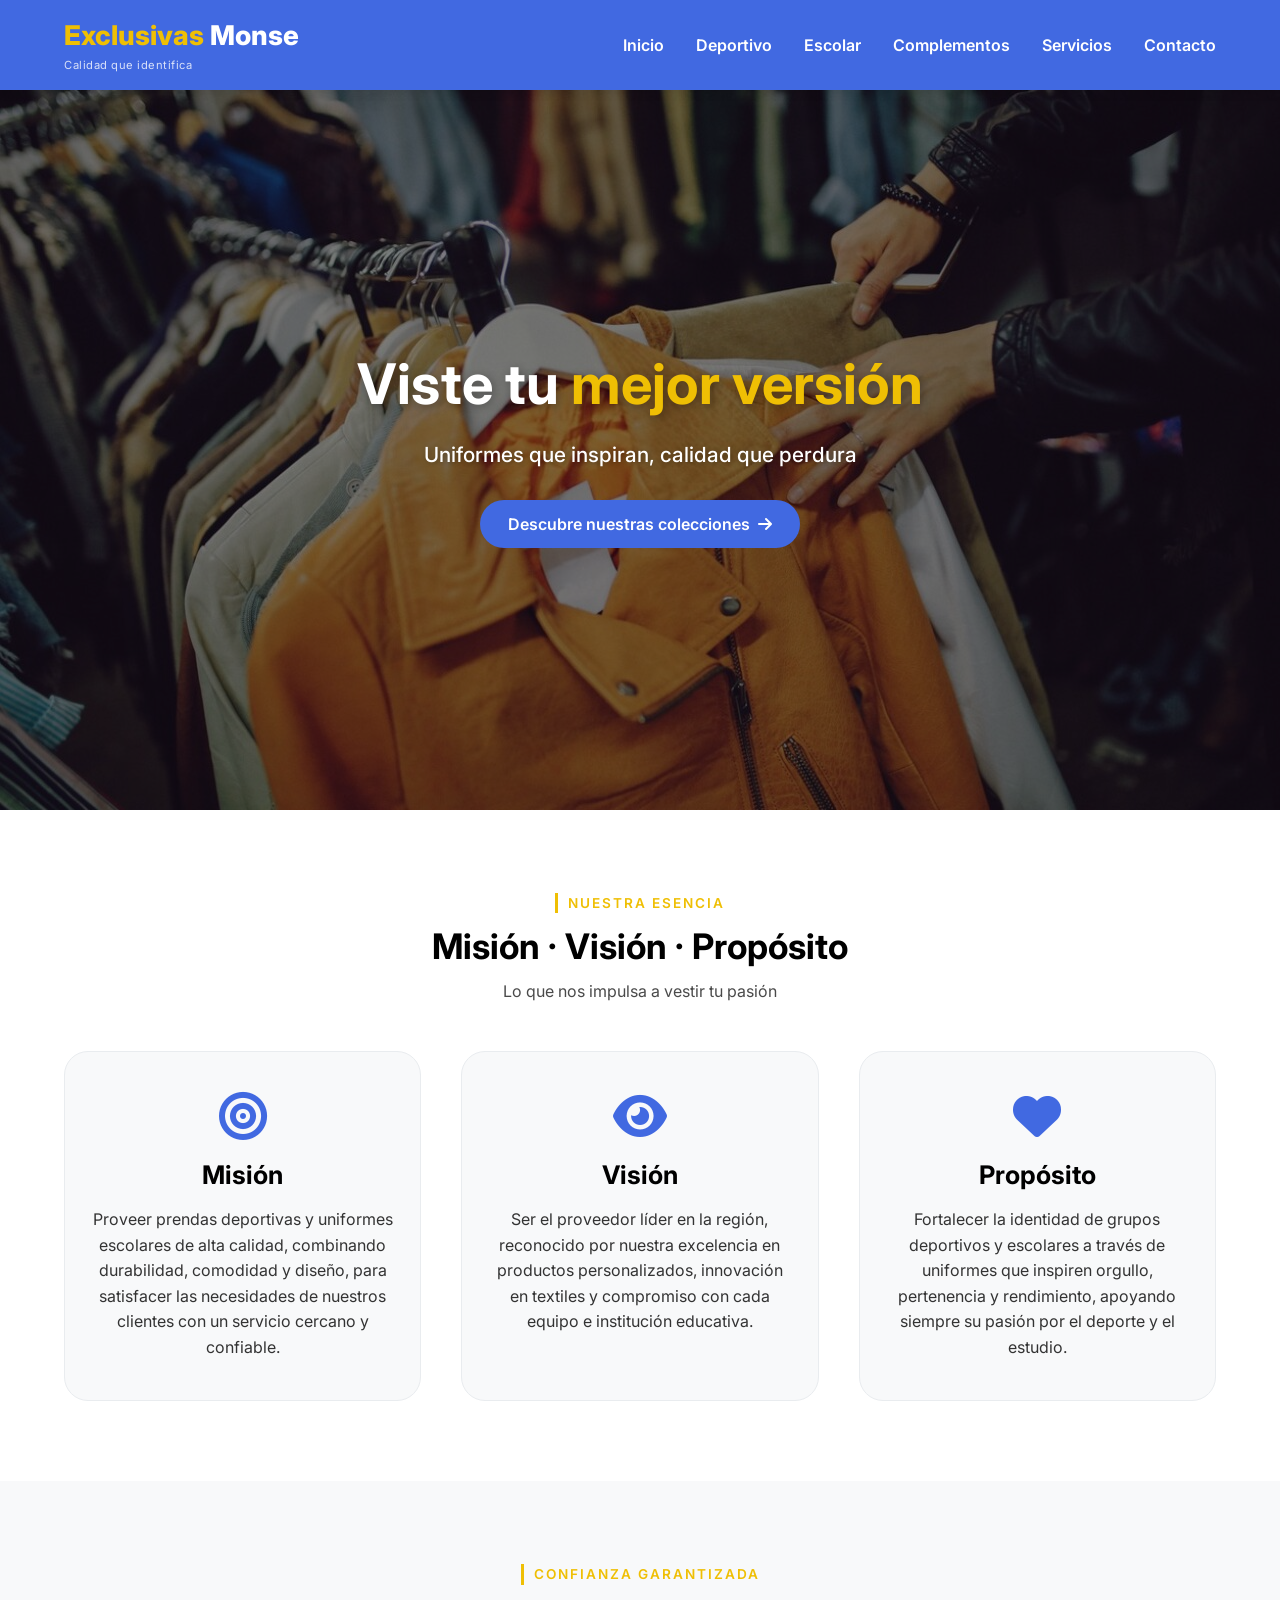
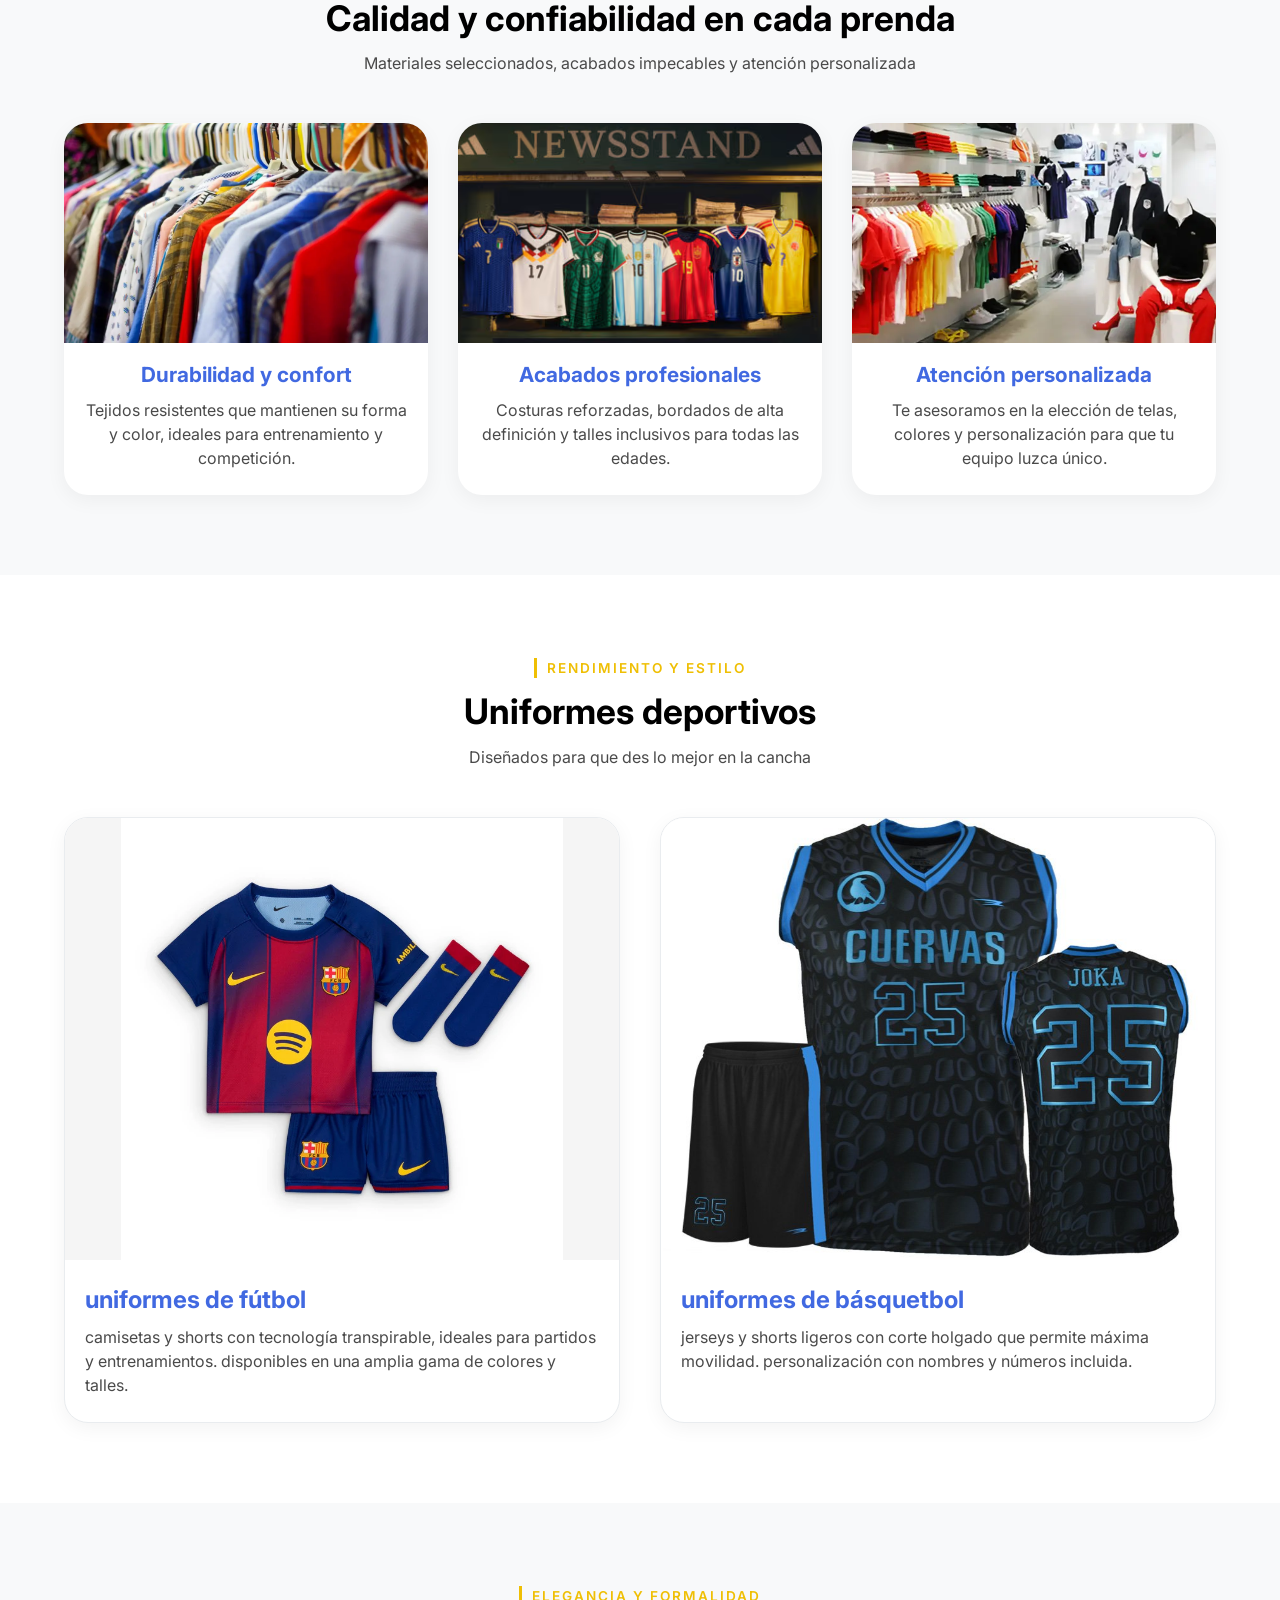
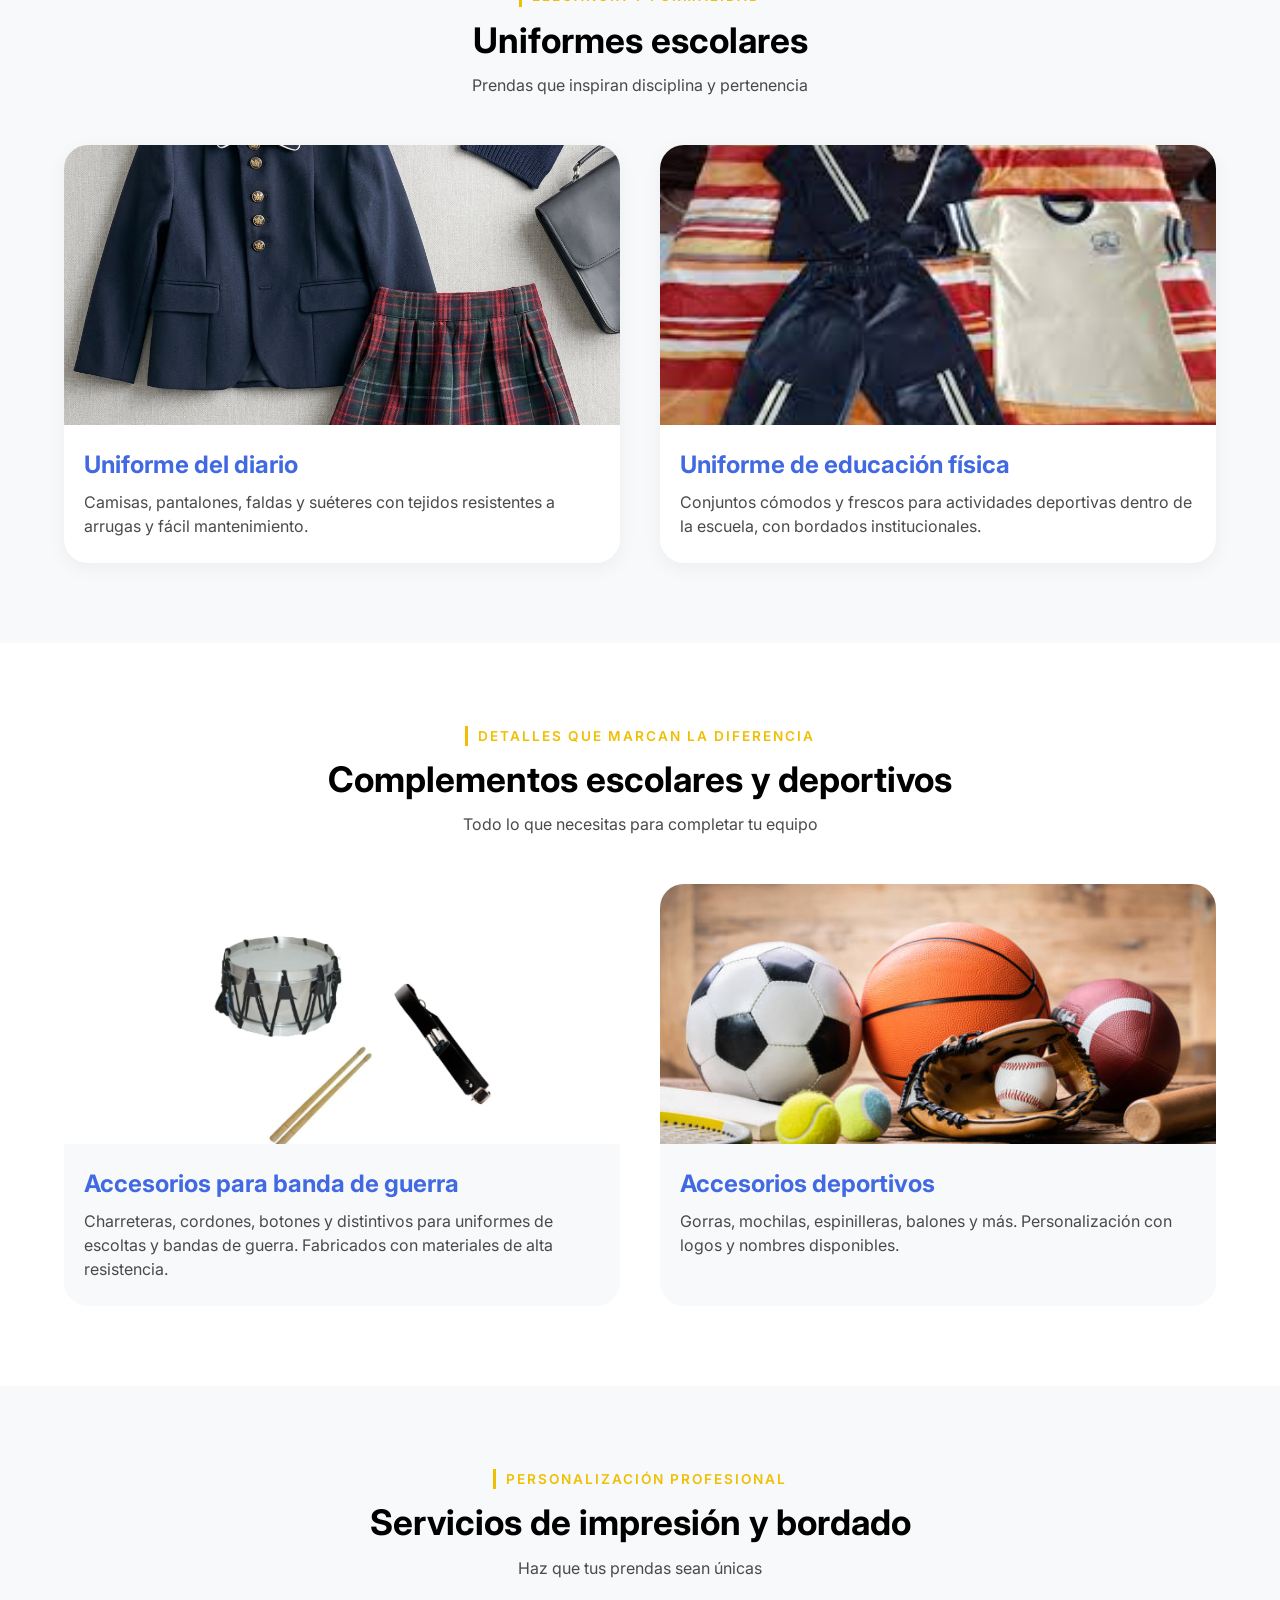
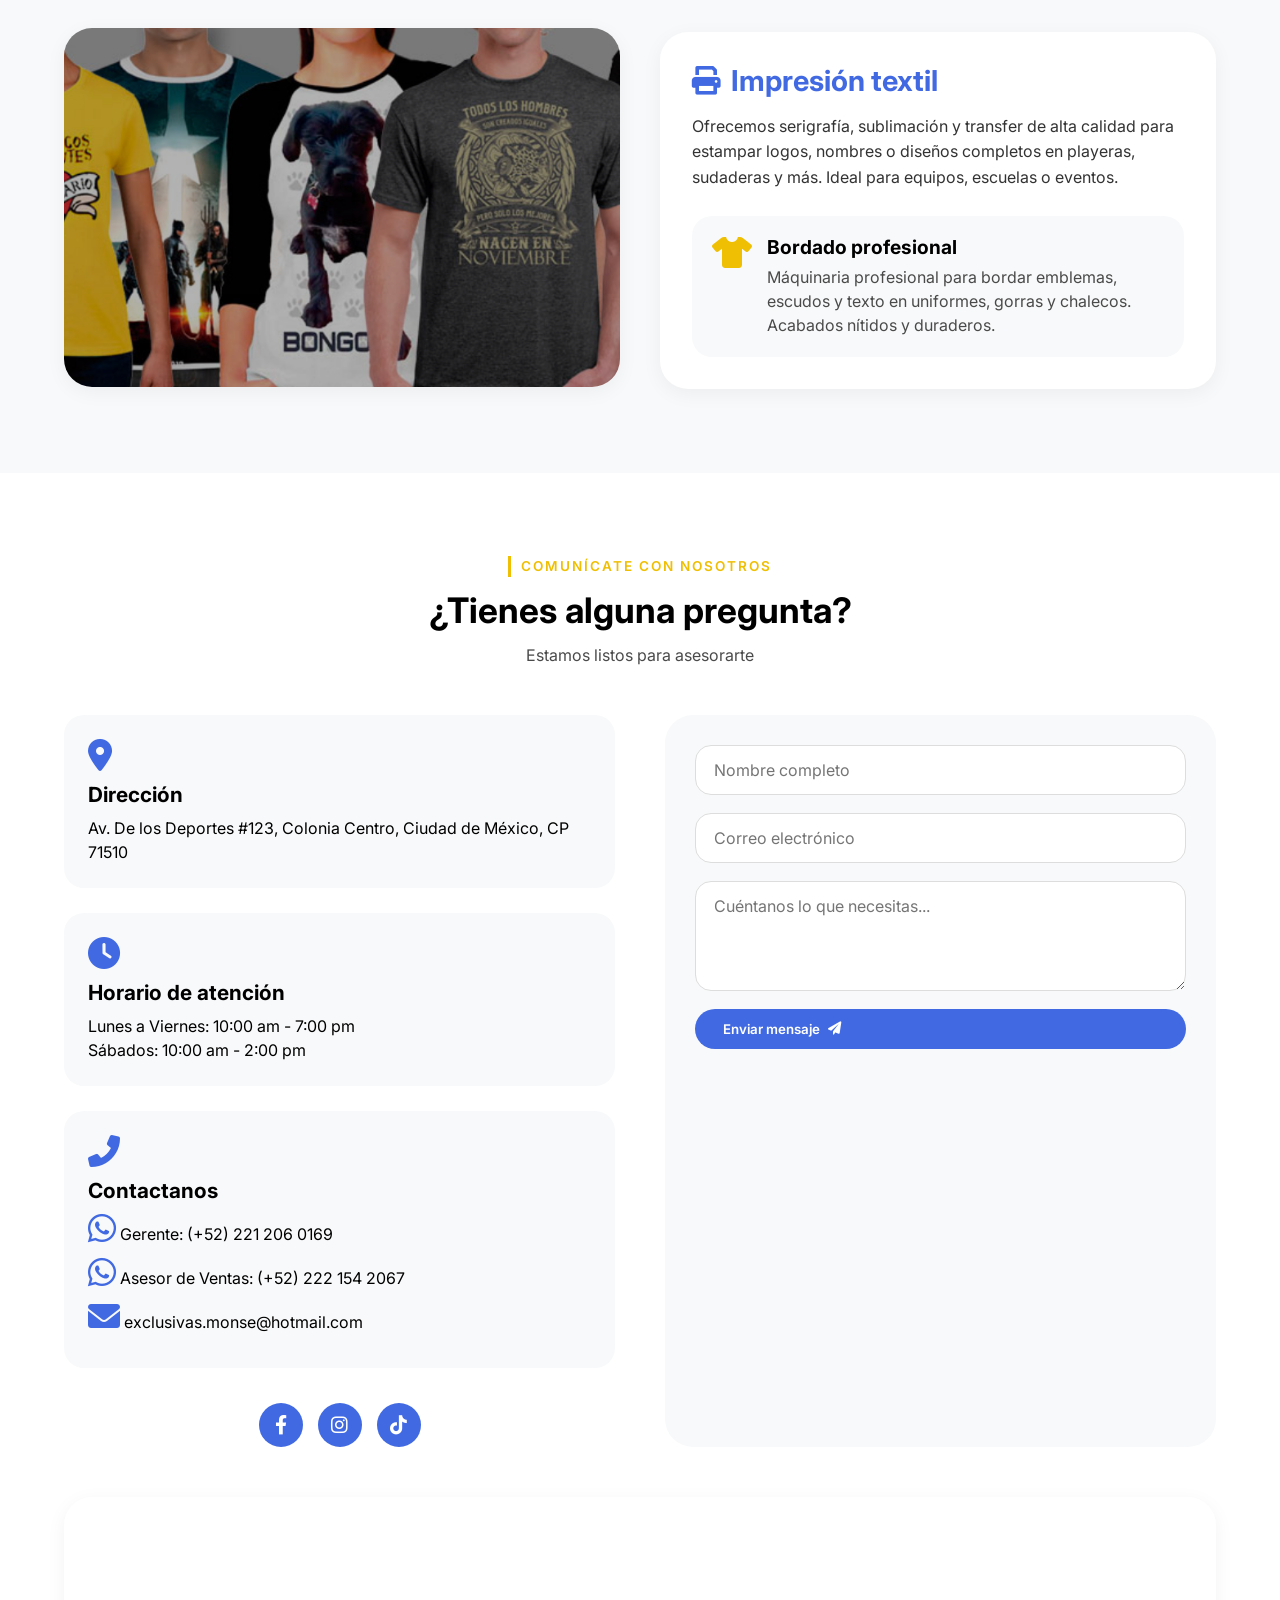
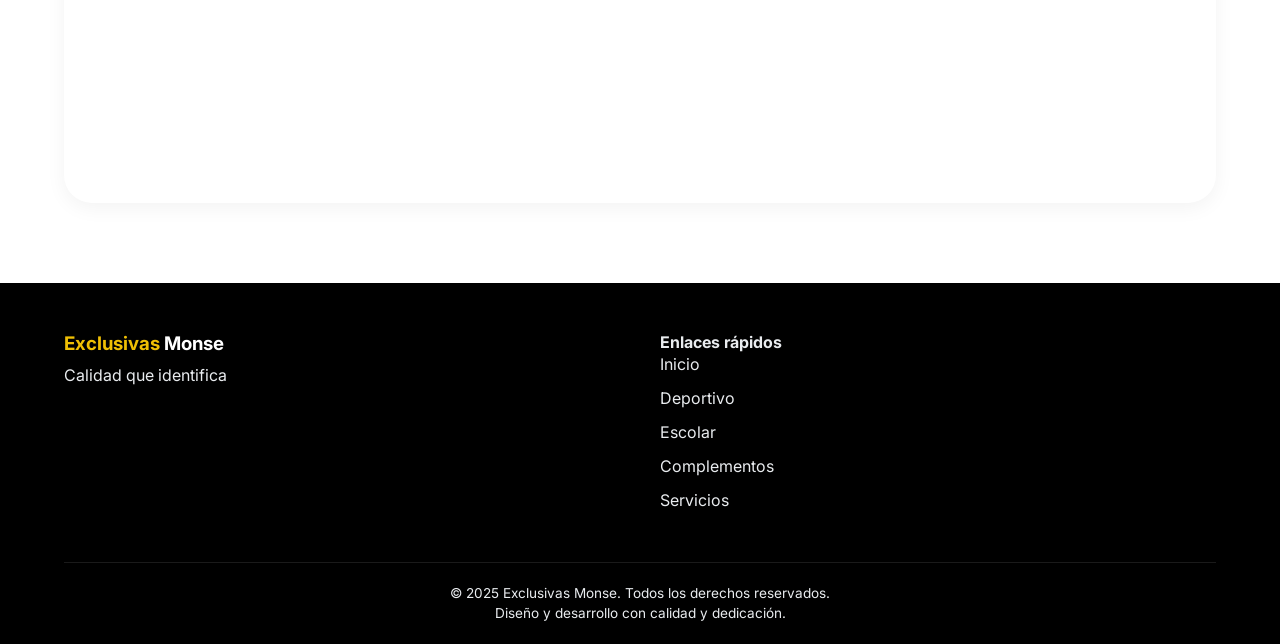
<file: P1_ECD/index.html>
<!DOCTYPE html>
<html lang="es">

<head>
    <meta charset="UTF-8">
    <meta name="viewport" content="width=device-width, initial-scale=1.0, user-scalable=yes">
    <!-- CAMBIAR: Descripción y palabras clave según el negocio -->
    <meta name="description"
        content="Exclusivas Monse - Ropa deportiva, uniformes escolares y servicios de impresión y bordado. Calidad y confiabilidad para tu equipo o institución.">
    <title>Exclusivas Monse | Ropa Deportiva y Uniformes Escolares</title>
    <!-- Google Fonts + Font Awesome -->
    <link href="https://fonts.googleapis.com/css2?family=Inter:opsz,wght@14..32,300;400;500;600;700&display=swap"
        rel="stylesheet">
    <link rel="stylesheet" href="https://cdnjs.cloudflare.com/ajax/libs/font-awesome/6.0.0-beta3/css/all.min.css">
    <link rel="stylesheet" href="styles.css">
</head>

<body>

    <!-- ==================== HEADER ==================== -->
    <header class="site-header">
        <div class="container header-container">
            <div class="logo">
                <a href="#inicio">
                    <span class="logo-accent">Exclusivas</span>
                    <span>Monse</span>
                </a>
                <p class="logo-tagline">Calidad que identifica</p>
            </div>
            <button class="menu-toggle" id="menuToggle" aria-label="Menú">
                <i class="fas fa-bars"></i>
            </button>
            <nav class="main-nav" id="mainNav">
                <ul class="nav-menu">
                    <li><a href="#inicio" class="nav-link active">Inicio</a></li>
                    <li><a href="#deportivo" class="nav-link">Deportivo</a></li>
                    <li><a href="#escolar" class="nav-link">Escolar</a></li>
                    <li><a href="#complementos" class="nav-link">Complementos</a></li>
                    <li><a href="#servicios" class="nav-link">Servicios</a></li>
                    <li><a href="#contacto" class="nav-link">Contacto</a></li>
                </ul>
            </nav>
        </div>
    </header>

    <main>
        <!-- ==================== NUEVA SECCIÓN HERO (IMAGEN DE FONDO + TEXTO CORT0) ==================== -->
        <section id="hero" class="hero-section">
            <div class="hero-overlay"></div>
            <div class="container hero-content">
                <h1>Viste tu <span class="gold-text">mejor versión</span></h1>
                <p>Uniformes que inspiran, calidad que perdura</p>
                <a href="#deportivo" class="btn-primary">Descubre nuestras colecciones <i
                        class="fas fa-arrow-right"></i></a>
            </div>
        </section>

        <!-- ==================== SECCIÓN INICIO (MISIÓN, VISIÓN, PROPÓSITO) ==================== -->
        <section id="inicio" class="mission-section">
            <div class="container">
                <div class="section-header">
                    <span class="section-subtitle">Nuestra esencia</span>
                    <h2>Misión · Visión · Propósito</h2>
                    <p>Lo que nos impulsa a vestir tu pasión</p>
                </div>
                <div class="mission-grid">
                    <div class="mission-card">
                        <i class="fas fa-bullseye"></i>
                        <h3>Misión</h3>
                        <p>Proveer prendas deportivas y uniformes escolares de alta calidad, combinando durabilidad,
                            comodidad y diseño, para satisfacer las necesidades de nuestros clientes con un servicio
                            cercano y confiable.</p>
                    </div>
                    <div class="mission-card">
                        <i class="fas fa-eye"></i>
                        <h3>Visión</h3>
                        <p>Ser el proveedor líder en la región, reconocido por nuestra excelencia en productos
                            personalizados, innovación en textiles y compromiso con cada equipo e institución educativa.
                        </p>
                    </div>
                    <div class="mission-card">
                        <i class="fas fa-heart"></i>
                        <h3>Propósito</h3>
                        <p>Fortalecer la identidad de grupos deportivos y escolares a través de uniformes que inspiren
                            orgullo, pertenencia y rendimiento, apoyando siempre su pasión por el deporte y el estudio.
                        </p>
                    </div>
                </div>
            </div>
        </section>

        <!-- ==================== SECCIÓN INTERMEDIA (IMÁGENES + DESCRIPCIÓN GENERAL) ==================== -->
        <section class="quality-section">
            <div class="container">
                <div class="section-header">
                    <span class="section-subtitle">Confianza garantizada</span>
                    <h2>Calidad y confiabilidad en cada prenda</h2>
                    <p>Materiales seleccionados, acabados impecables y atención personalizada</p>
                </div>
                <div class="quality-grid">
                    <div class="quality-item">
                        <img src="./img/img-F2.jpg" alt="Prendas deportivas de alta calidad" loading="lazy">
                        <h3>Durabilidad y confort</h3>
                        <p>Tejidos resistentes que mantienen su forma y color, ideales para entrenamiento y competición.
                        </p>
                    </div>
                    <div class="quality-item">
                        <img src="./img/img-PC.png" alt="Uniformes escolares bien terminados" loading="lazy">
                        <h3>Acabados profesionales</h3>
                        <p>Costuras reforzadas, bordados de alta definición y talles inclusivos para todas las edades.
                        </p>
                    </div>
                    <div class="quality-item">
                        <img src="./img/IMG-F3.jpg" alt="Asesoría personalizada" loading="lazy">
                        <h3>Atención personalizada</h3>
                        <p>Te asesoramos en la elección de telas, colores y personalización para que tu equipo luzca
                            único.</p>
                    </div>
                </div>
            </div>
        </section>

        <!-- ==================== SECCIÓN DEPORTIVO ==================== -->
        <section id="deportivo" class="sport-section">
            <div class="container">
                <div class="section-header">
                    <span class="section-subtitle">Rendimiento y estilo</span>
                    <h2>Uniformes deportivos</h2>
                    <p>Diseñados para que des lo mejor en la cancha</p>
                </div>
                <div class="sport-grid">
                    <div class="sport-card">
                        <img src="./img/img-Barca.jpg" alt="uniformes de fútbol" loading="lazy">
                        <h3>uniformes de fútbol</h3>
                        <p>camisetas y shorts con tecnología transpirable, ideales para partidos y entrenamientos.
                            disponibles en una amplia gama de colores y talles.</p>
                    </div>
                    <div class="sport-card">
                        <img src="./img/img-Basq.jpg" alt="uniformes de básquetbol" loading="lazy">
                        <h3>uniformes de básquetbol</h3>
                        <p>jerseys y shorts ligeros con corte holgado que permite máxima movilidad. personalización con
                            nombres y números incluida.</p>
                    </div>
                </div>
            </div>
        </section>

        <!-- ==================== SECCIÓN ESCOLAR  ==================== -->
        <section id="escolar" class="school-section">
            <div class="container">
                <div class="section-header">
                    <span class="section-subtitle">Elegancia y formalidad</span>
                    <h2>Uniformes escolares</h2>
                    <p>Prendas que inspiran disciplina y pertenencia</p>
                </div>
                <div class="school-grid">
                    <div class="school-card">
                    
                        <img src="./img/img-Escolar.jpg"
                            alt="Uniforme escolar formal" loading="lazy">
                        <h3>Uniforme del diario </h3>
                        <p>Camisas, pantalones, faldas y suéteres con tejidos resistentes a arrugas y fácil
                            mantenimiento.</p>
                    </div>
                    <div class="school-card">
                        
                        <img src="./img/img-Melchor.jpg"
                            alt="Uniforme deportivo escolar" loading="lazy">
                        <h3>Uniforme de educación física</h3>
                        <p>Conjuntos cómodos y frescos para actividades deportivas dentro de la escuela, con bordados
                            institucionales.</p>
                    </div>
                </div>
            </div>
        </section>

        <!-- ==================== SECCIÓN COMPLEMENTOS ==================== -->
        <section id="complementos" class="accessories-section">
            <div class="container">
                <div class="section-header">
                    <span class="section-subtitle">Detalles que marcan la diferencia</span>
                    <h2>Complementos escolares y deportivos</h2>
                    <p>Todo lo que necesitas para completar tu equipo</p>
                </div>
                <div class="accessories-grid">
                    <div class="accessory-card">
                        
                        <img src="./img/img-ABG.png"
                            alt="Accesorios de banda de guerra" loading="lazy">
                        <h3>Accesorios para banda de guerra</h3>
                        <p>Charreteras, cordones, botones y distintivos para uniformes de escoltas y bandas de guerra.
                            Fabricados con materiales de alta resistencia.</p>
                    </div>
                    <div class="accessory-card">
                        
                        <img src="./img/img-ADep.jpg"
                            alt="Accesorios deportivos" loading="lazy">
                        <h3>Accesorios deportivos</h3>
                        <p>Gorras, mochilas, espinilleras, balones y más. Personalización con logos y nombres
                            disponibles.</p>
                    </div>
                </div>
            </div>
        </section>

        <!-- ==================== SECCIÓN SERVICIOS  ==================== -->
        <section id="servicios" class="services-section">
            <div class="container">
                <div class="section-header">
                    <span class="section-subtitle">Personalización profesional</span>
                    <h2>Servicios de impresión y bordado</h2>
                    <p>Haz que tus prendas sean únicas</p>
                </div>
                <div class="services-main">
                    <div class="services-image">
                        <img src="./img/img-Impr.png"
                            alt="Máquina de bordado textil" loading="lazy">
                    </div>
                    <div class="services-box">
                        <h3><i class="fas fa-print"></i> Impresión textil</h3>
                        <p>Ofrecemos serigrafía, sublimación y transfer de alta calidad para estampar logos, nombres o
                            diseños completos en playeras, sudaderas y más. Ideal para equipos, escuelas o eventos.</p>
                        <div class="sub-service">
                            <i class="fas fa-tshirt"></i>
                            <div>
                                <h4>Bordado profesional</h4>
                                <p>Máquinaria profesional para bordar emblemas, escudos y texto en uniformes,
                                    gorras y chalecos. Acabados nítidos y duraderos.</p>
                            </div>
                        </div>
                    </div>
                </div>
            </div>
        </section>

        <!-- ==================== SECCIÓN CONTACTO ==================== -->
        <section id="contacto" class="contact-section">
            <div class="container">
                <div class="section-header">
                    <span class="section-subtitle">Comunícate con nosotros</span>
                    <h2>¿Tienes alguna pregunta?</h2>
                    <p>Estamos listos para asesorarte</p>
                </div>
                <div class="contact-grid">
                    <div class="contact-info">
                        <div class="info-card">
                            <i class="fas fa-map-marker-alt"></i>
                            <h3>Dirección</h3>
                            
                            <p>Av. De los Deportes #123, Colonia Centro, Ciudad de México, CP 71510</p>
                        </div>
                        <div class="info-card">
                            <i class="fas fa-clock"></i>
                            <h3>Horario de atención</h3>
                            
                            <p>Lunes a Viernes: 10:00 am - 7:00 pm<br>Sábados: 10:00 am - 2:00 pm</p>
                        </div>
                        <div class="info-card">
                            <i class="fas fa-phone-alt"></i>
                            <h3>Contactanos</h3>
                            
                            <p><i class="fab fa-whatsapp"></i> Gerente: (+52) 221 206 0169</p>
                            <p><i class="fab fa-whatsapp"></i> Asesor de Ventas: (+52) 222 154 2067</p>
                            <p><i class="fas fa-envelope"></i> exclusivas.monse@hotmail.com</p>
                        </div>
                        
                        <div class="social-icons contact-social">
                            <a href="#" aria-label="Facebook"><i class="fab fa-facebook-f"></i></a>
                            <a href="#" aria-label="Instagram"><i class="fab fa-instagram"></i></a>
                            <a href="#" aria-label="TikTok"><i class="fab fa-tiktok"></i></a>
                        </div>
                    </div>
                    <form class="contact-form" id="contactForm">
                        <input type="text" id="nombre" name="nombre" placeholder="Nombre completo" required>
                        <input type="email" id="email" name="email" placeholder="Correo electrónico" required>
                        <textarea id="mensaje" name="mensaje" rows="4"
                            placeholder="Cuéntanos lo que necesitas..."></textarea>
                        <button type="submit" class="btn-primary">Enviar mensaje <i
                                class="fas fa-paper-plane"></i></button>
                    </form>
                </div>
                <!-- Mapa integrado (CAMBIAR: URL del mapa con la ubicación real) -->
                <div class="map-wrapper">
                    <iframe
                        src="https://www.google.com/maps/embed?pb=!1m18!1m12!1m3!1d3762.196068672847!2d-99.133651!3d19.432608!2m3!1f0!2f0!3f0!3m2!1i1024!2i768!4f13.1!3m3!1m2!1s0x85d1f92b4d8b3b3b%3A0x8b5e9c5b3f3e9b3b!2sZ%C3%B3calo%2C%20Centro%2C%20Ciudad%20de%20M%C3%A9xico!5e0!3m2!1ses!2smx!4v1698765432100!5m2!1ses!2smx"
                        width="100%" height="300" style="border:0; border-radius: 24px;" allowfullscreen=""
                        loading="lazy" referrerpolicy="no-referrer-when-downgrade">
                    </iframe>
                </div>
            </div>
        </section>
    </main>

    <!-- ==================== FOOTER ==================== -->
    <footer class="site-footer">
        <div class="container">
            <div class="footer-content">
                <div class="footer-logo">
                    <h3><span class="logo-accent">Exclusivas</span> Monse</h3>
                    <p>Calidad que identifica</p>
                </div>
                <div class="footer-links">
                    <h4>Enlaces rápidos</h4>
                    <ul>
                        <li><a href="#inicio">Inicio</a></li>
                        <li><a href="#deportivo">Deportivo</a></li>
                        <li><a href="#escolar">Escolar</a></li>
                        <li><a href="#complementos">Complementos</a></li>
                        <li><a href="#servicios">Servicios</a></li>
                    </ul>
                </div>
            </div>
            <div class="footer-bottom">
                <p>&copy; 2025 Exclusivas Monse. Todos los derechos reservados.</p>
                <p>Diseño y desarrollo con calidad y dedicación.</p>
            </div>
        </div>
    </footer>

    <script src="script.js"></script>
</body>

</html>
</file>
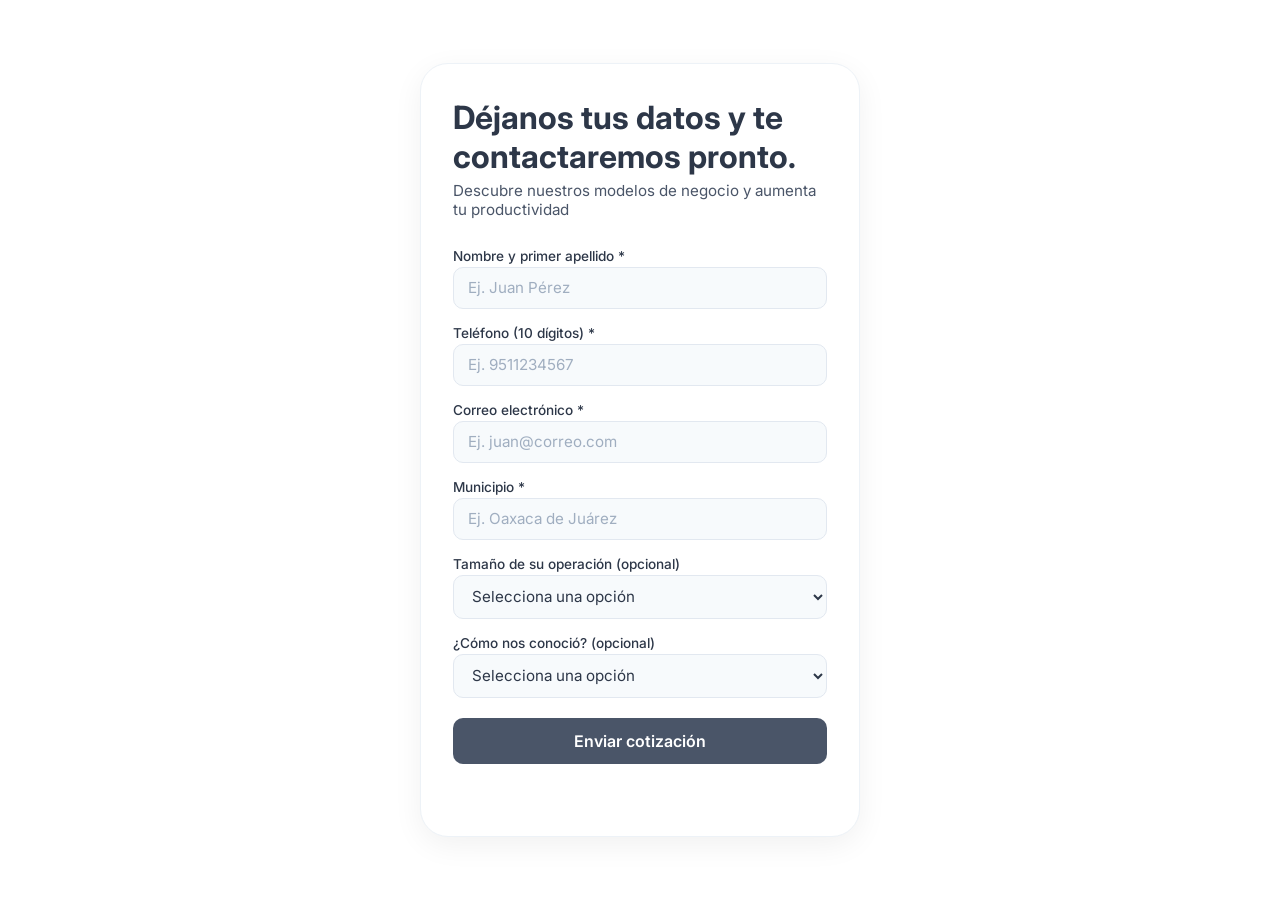
<file: PA2/index.html>
<!DOCTYPE html>
<html lang="es">
<head>
  <meta charset="UTF-8">
  <meta name="viewport" content="width=device-width, initial-scale=1.0, maximum-scale=1.0, user-scalable=yes">
  <title>AgroPecc – Cotización</title>
  <link rel="preconnect" href="https://fonts.googleapis.com">
  <link rel="preconnect" href="https://fonts.gstatic.com" crossorigin>
  <link href="https://fonts.googleapis.com/css2?family=Inter:opsz,wght@14..32,400;14..32,500;14..32,600;14..32,700&display=swap" rel="stylesheet">
  <link rel="stylesheet" href="styles.css">
  <!-- reCAPTCHA v3 (placeholder) -->
  <script src="https://www.google.com/recaptcha/api.js?render=TU_SITE_KEY"></script>
</head>
<body>
  <main class="form-container">
    <div class="form-card">
      <h1 class="form-title">Déjanos tus datos y te contactaremos pronto.</h1>
      <p class="form-subtitle">Descubre nuestros modelos de negocio y aumenta tu productividad</p>

      <form id="leadForm" novalidate>
        <div class="form-group">
          <label for="nombre">Nombre y primer apellido *</label>
          <input type="text" id="nombre" name="nombre" placeholder="Ej. Juan Pérez" required>
          <span class="error-message" id="nombreError">Ingresa nombre y apellido (solo letras)</span>
        </div>

        <div class="form-group">
          <label for="telefono">Teléfono (10 dígitos) *</label>
          <input type="tel" id="telefono" name="telefono" placeholder="Ej. 9511234567" required>
          <span class="error-message" id="telefonoError">Debe tener 10 dígitos numéricos</span>
        </div>

        <div class="form-group">
          <label for="email">Correo electrónico *</label>
          <input type="email" id="email" name="email" placeholder="Ej. juan@correo.com" required>
          <span class="error-message" id="emailError">Ingresa un correo válido</span>
        </div>

        <div class="form-group">
          <label for="municipio">Municipio  *</label>
          <input type="text" id="municipio" name="municipio" placeholder="Ej. Oaxaca de Juárez" required>
          <span class="error-message" id="municipioError">Solo letras y mínimo 3 caracteres</span>
        </div>

        <div class="form-group">
          <label for="tamanio">Tamaño de su operación (opcional)</label>
          <select id="tamanio" name="tamanio">
            <option value="">Selecciona una opción</option>
            <option value="Menos de 50 cerdos">Menos de 50 cerdos</option>
            <option value="50 - 200 cerdos">50 - 200 cerdos</option>
            <option value="Más de 200 cerdos">Más de 200 cerdos</option>
          </select>
        </div>

        <div class="form-group">
          <label for="como_conocio">¿Cómo nos conoció? (opcional)</label>
          <select id="como_conocio" name="como_conocio">
            <option value="">Selecciona una opción</option>
            <option value="Facebook">Facebook</option>
            <option value="Instagram">Instagram</option>
            <option value="WhatsApp">WhatsApp</option>
            <option value="Recomendación">Recomendación</option>
          </select>
        </div>

        <button type="submit" class="btn-submit" id="submitBtn">
          Enviar cotización
        </button>
        <div id="formStatus" class="form-status"></div>
      </form>
    </div>
  </main>

  <script src="script.js"></script>
</body>
</html>
</file>
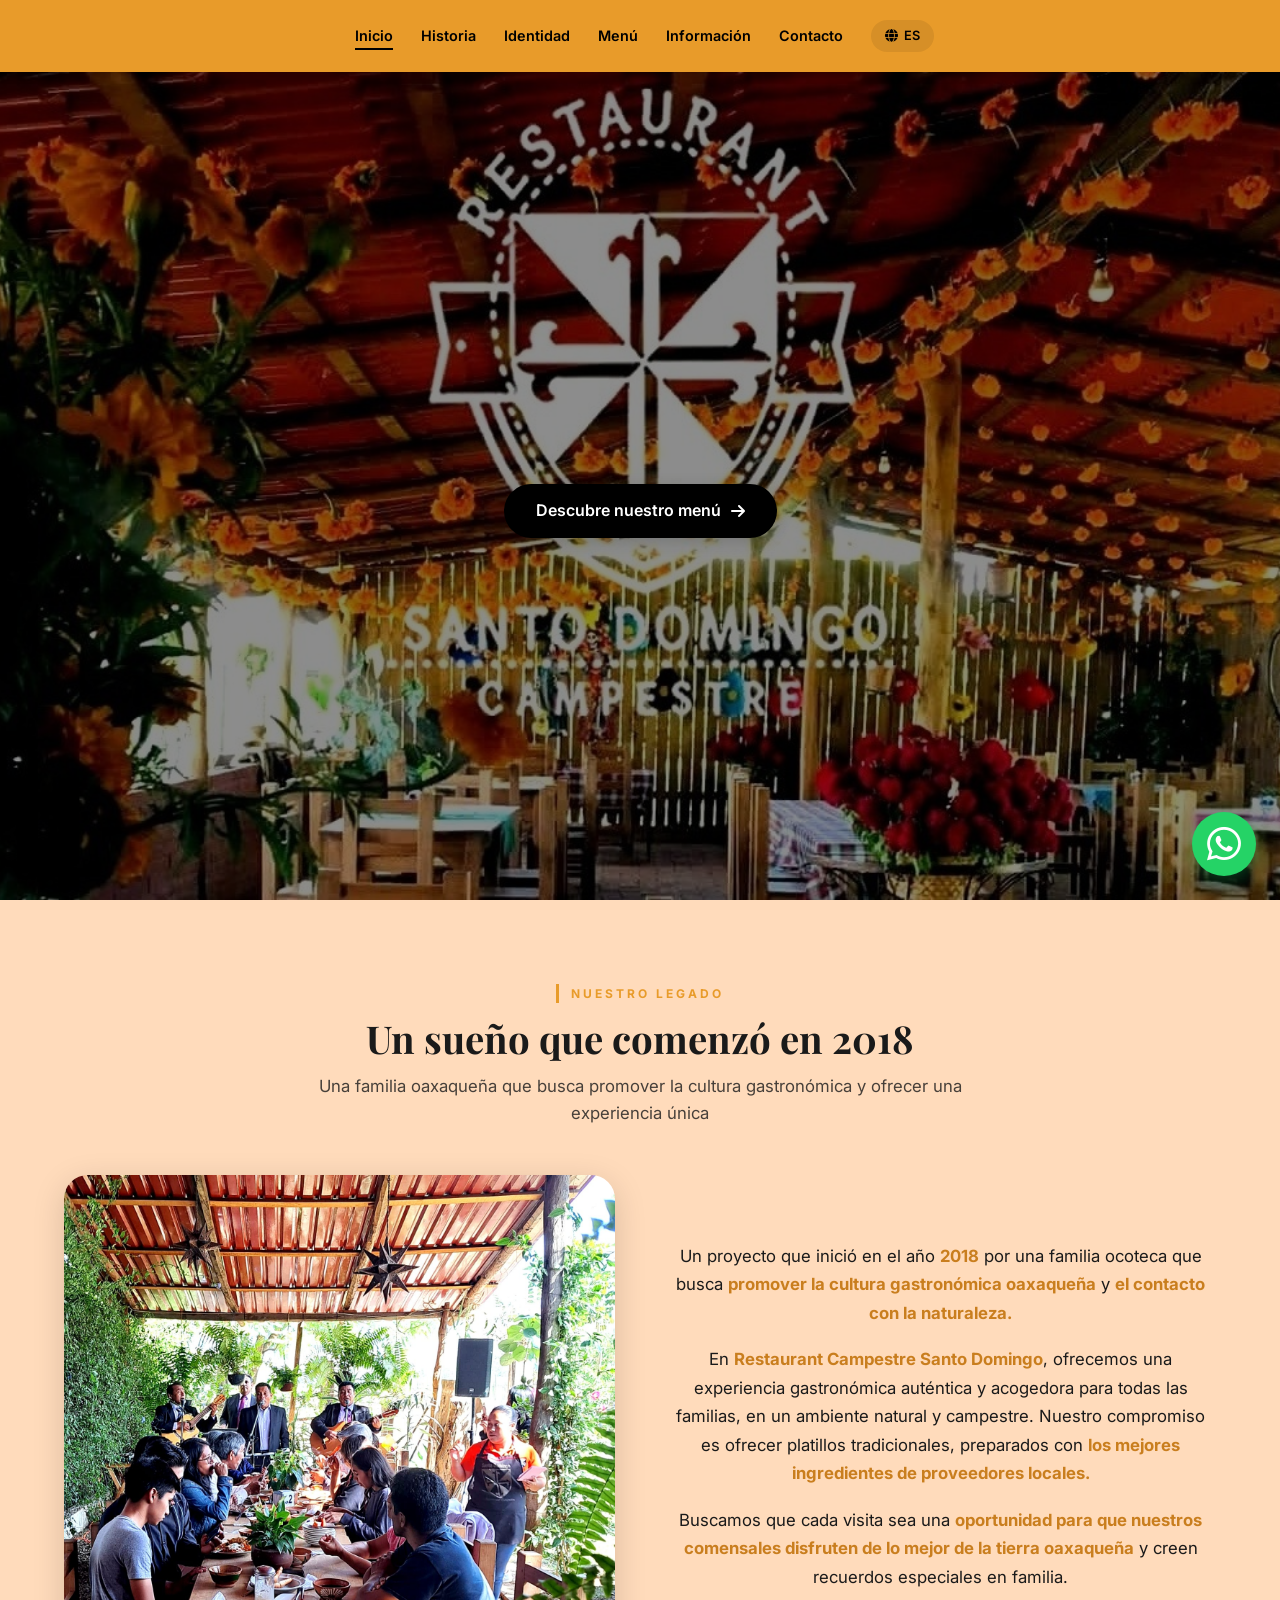
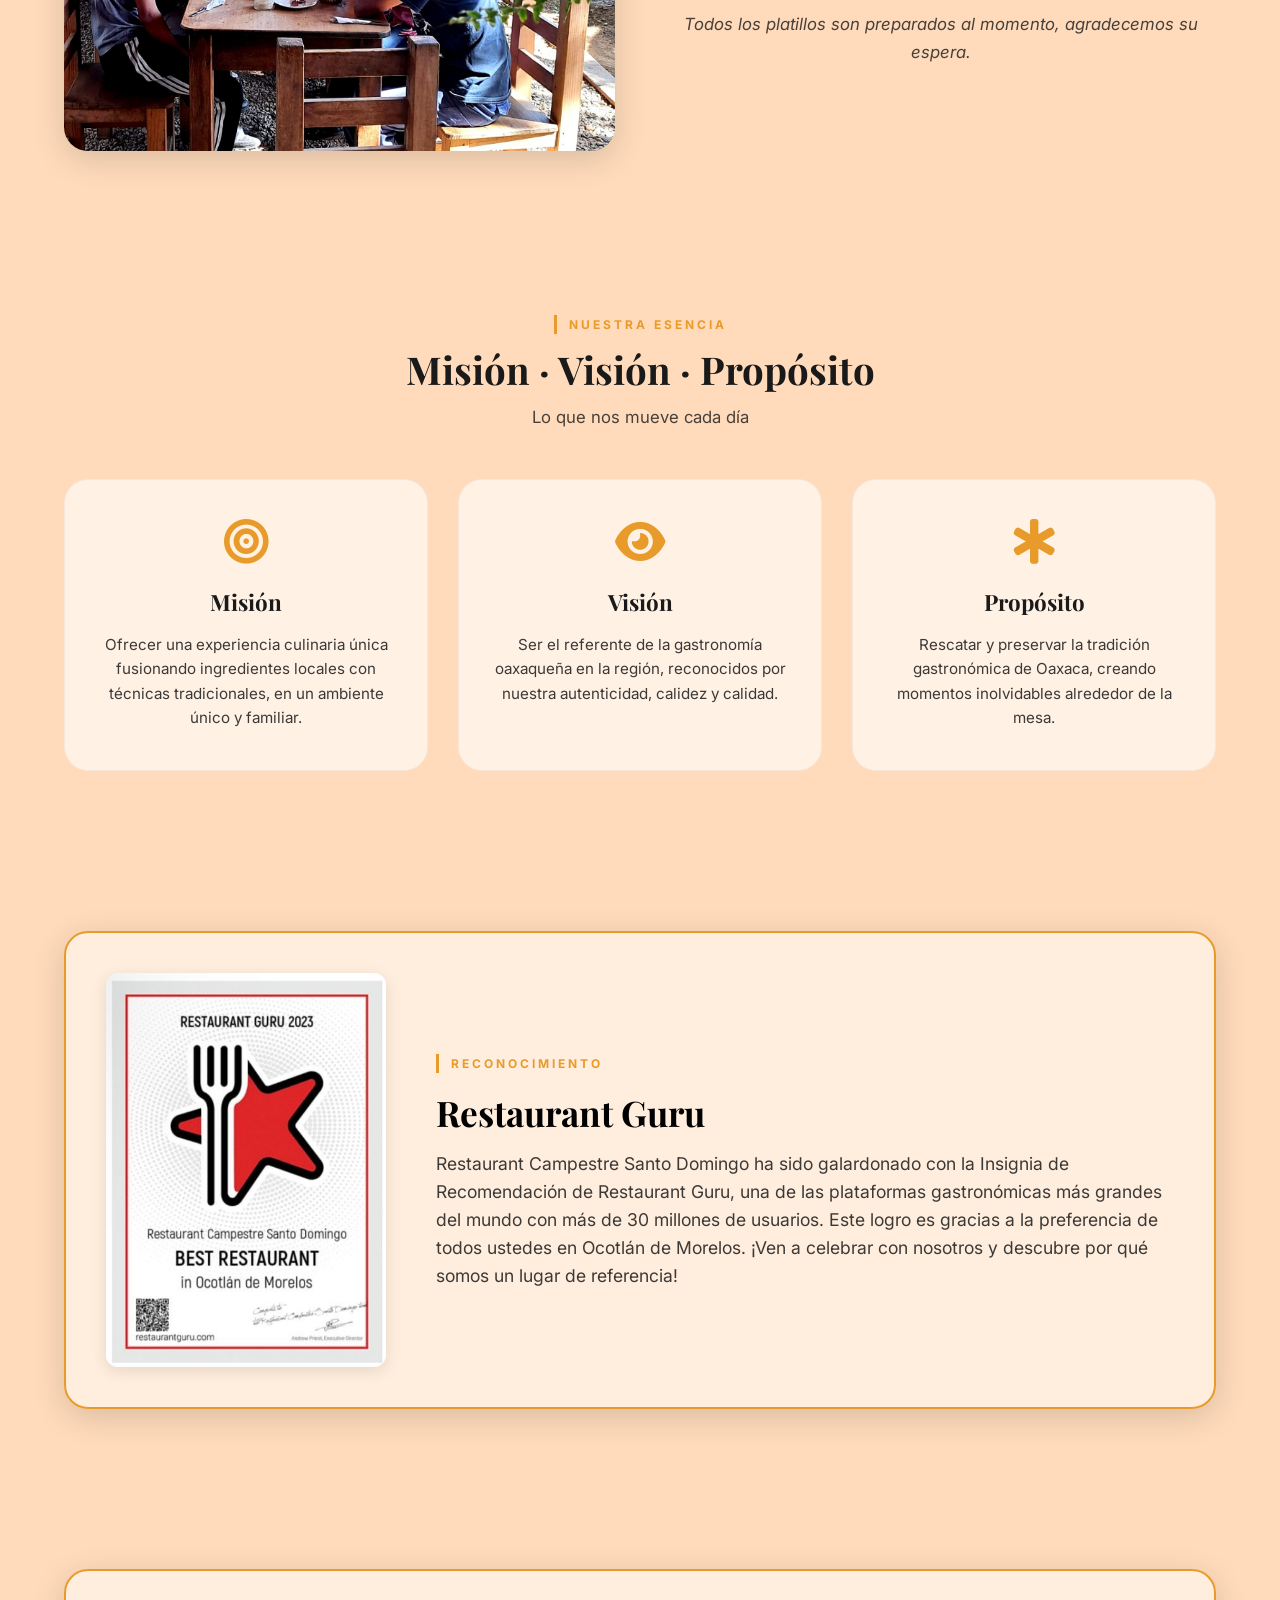
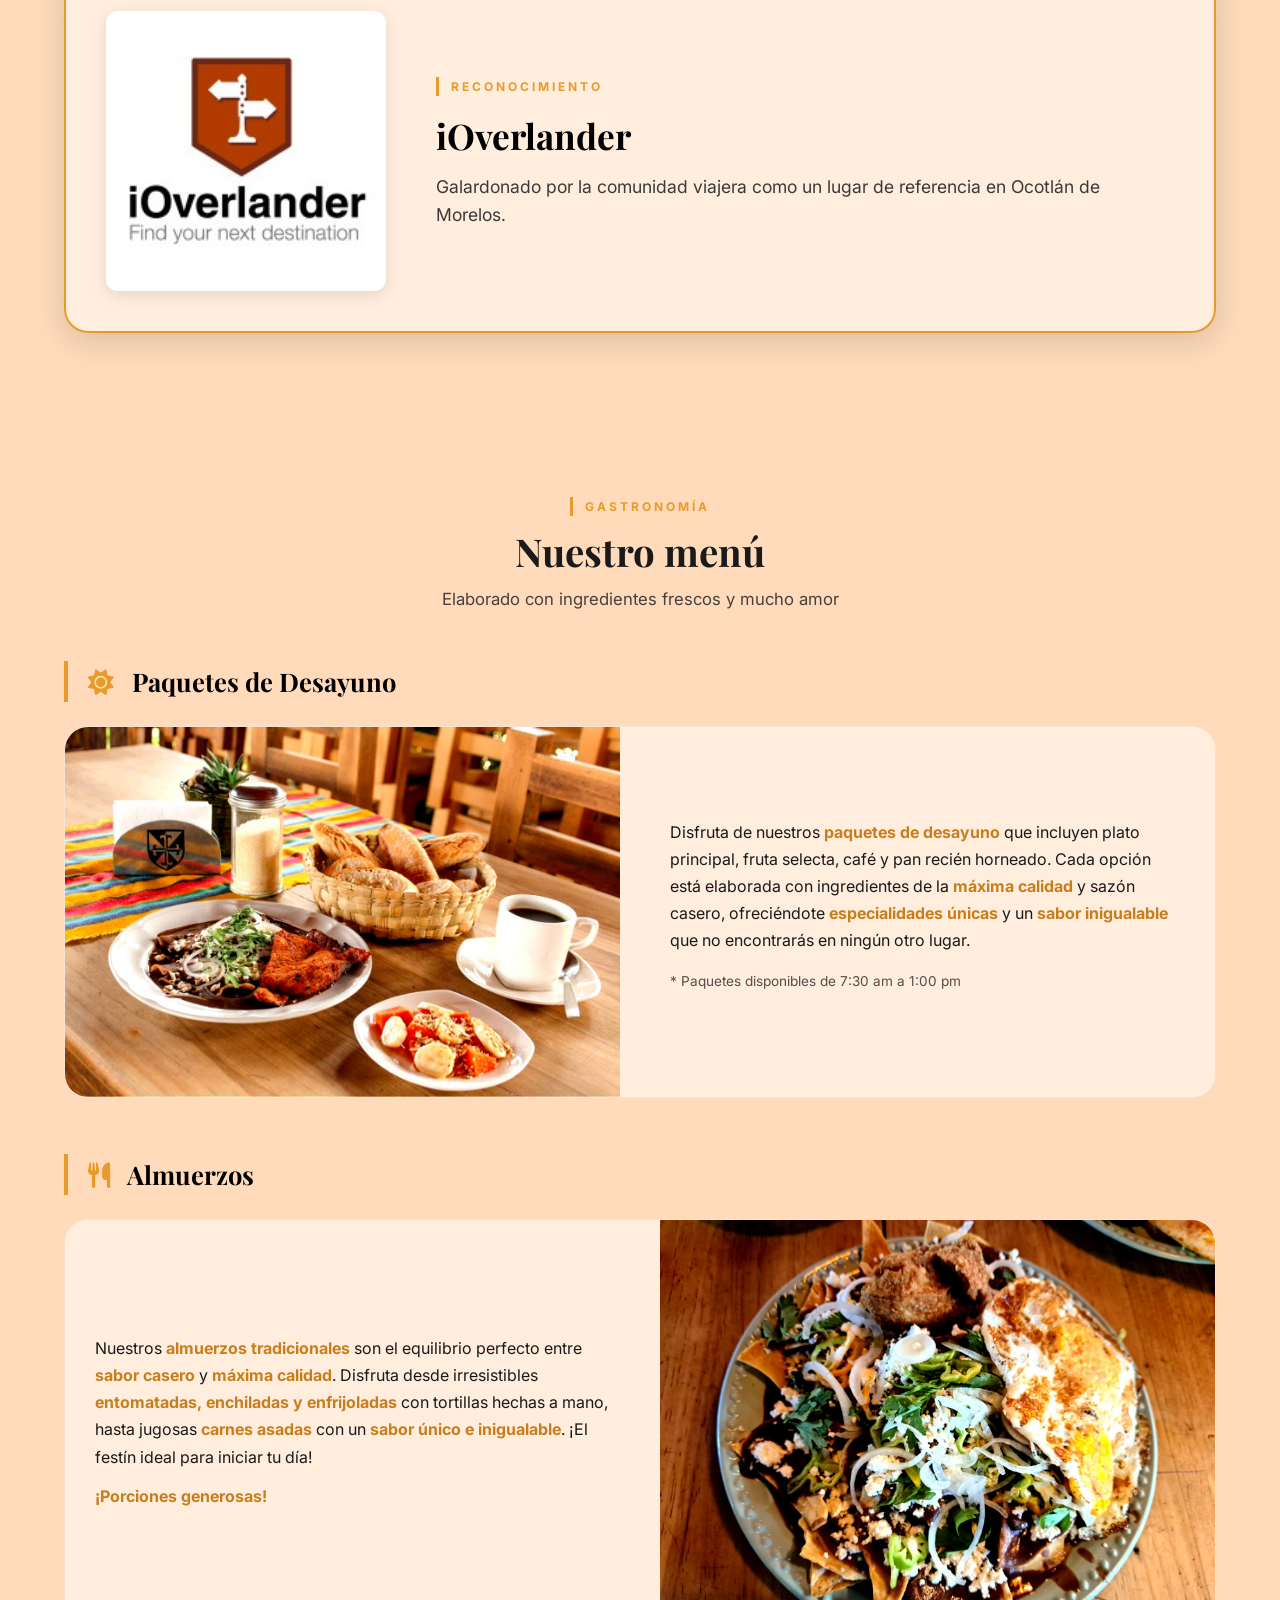
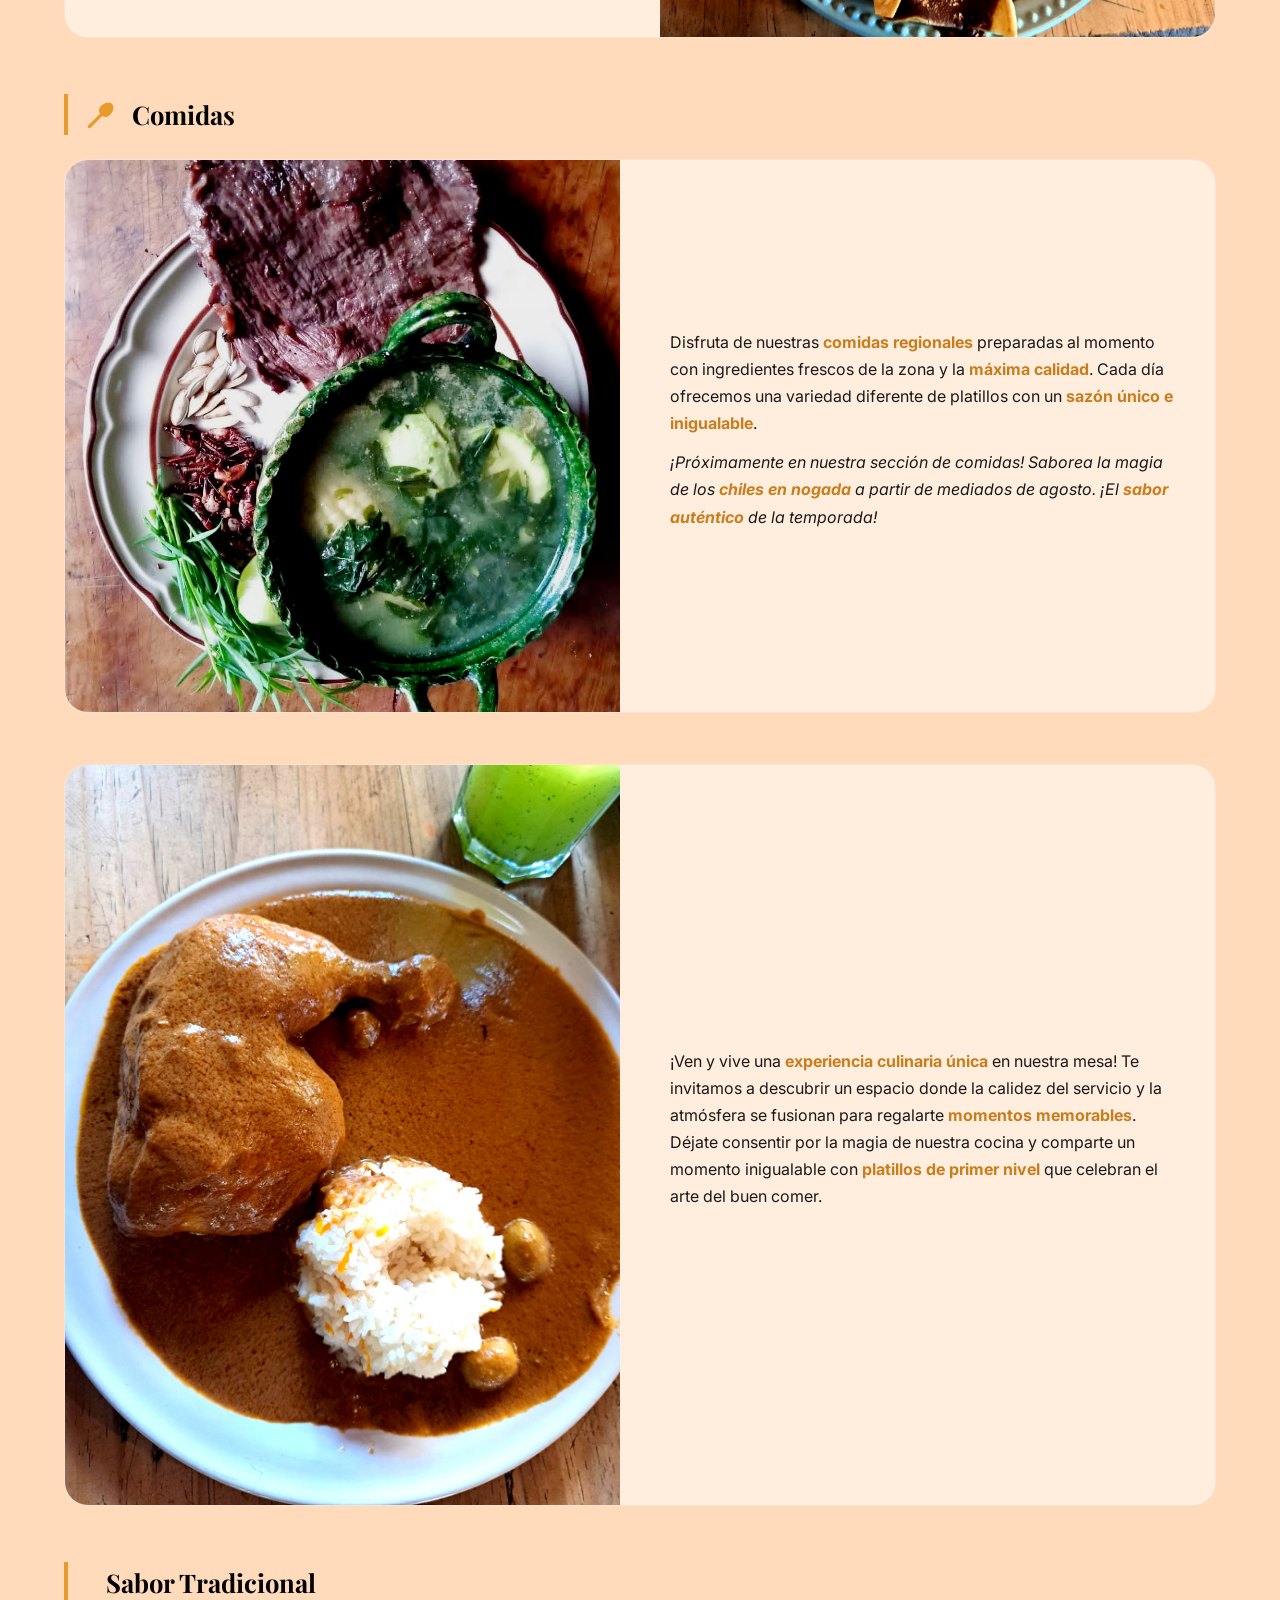
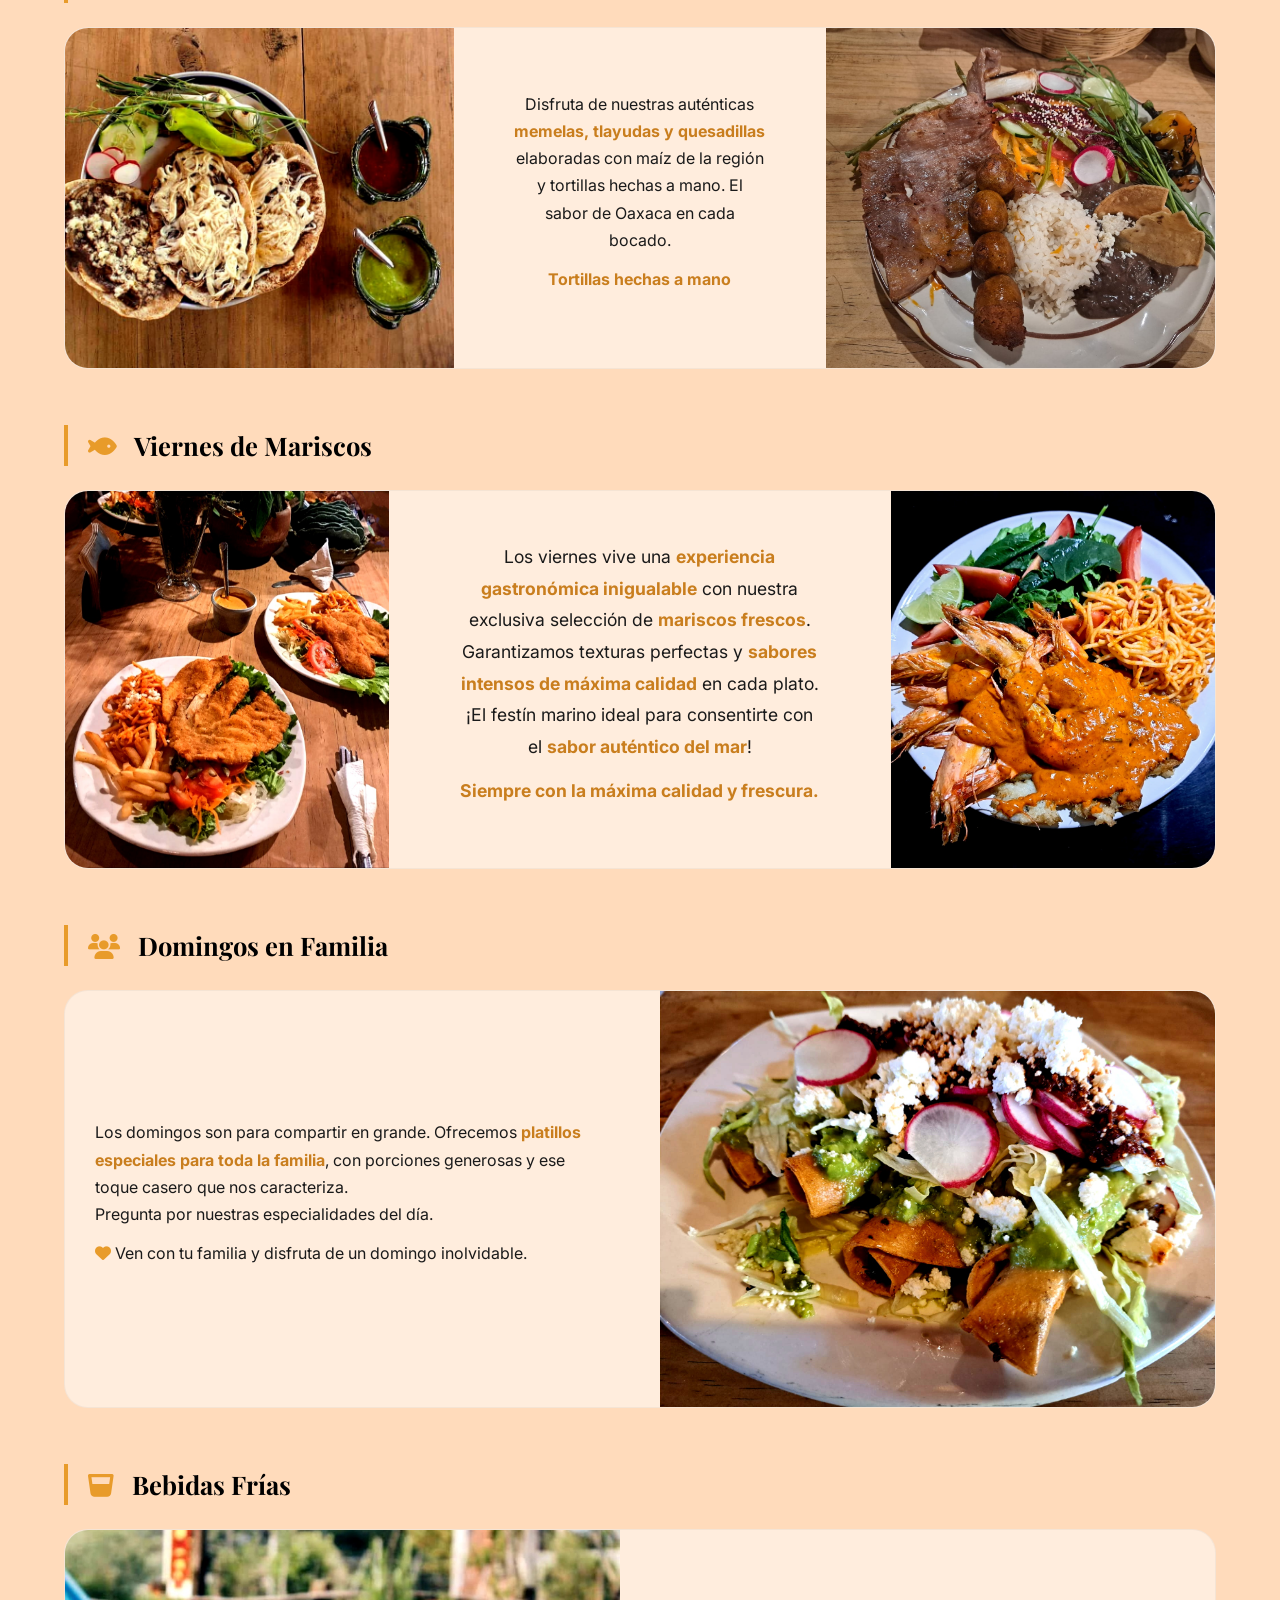
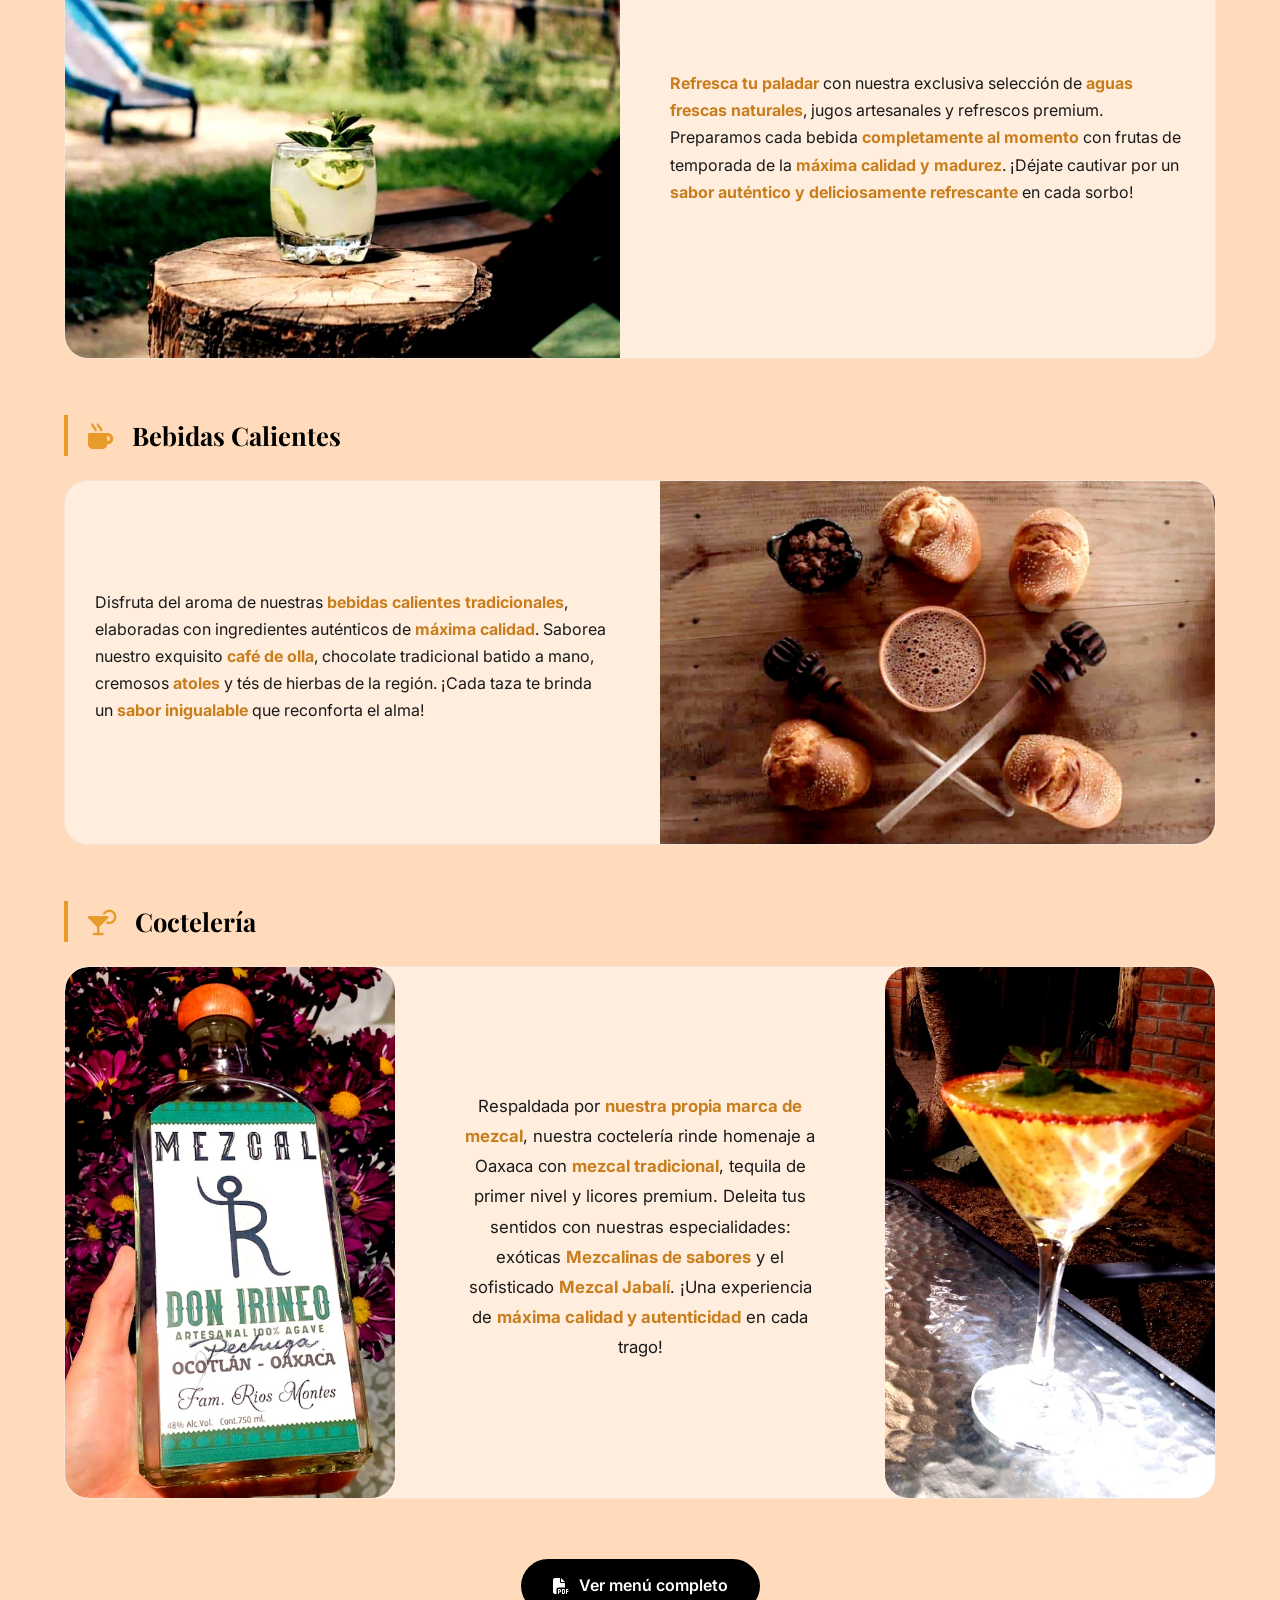
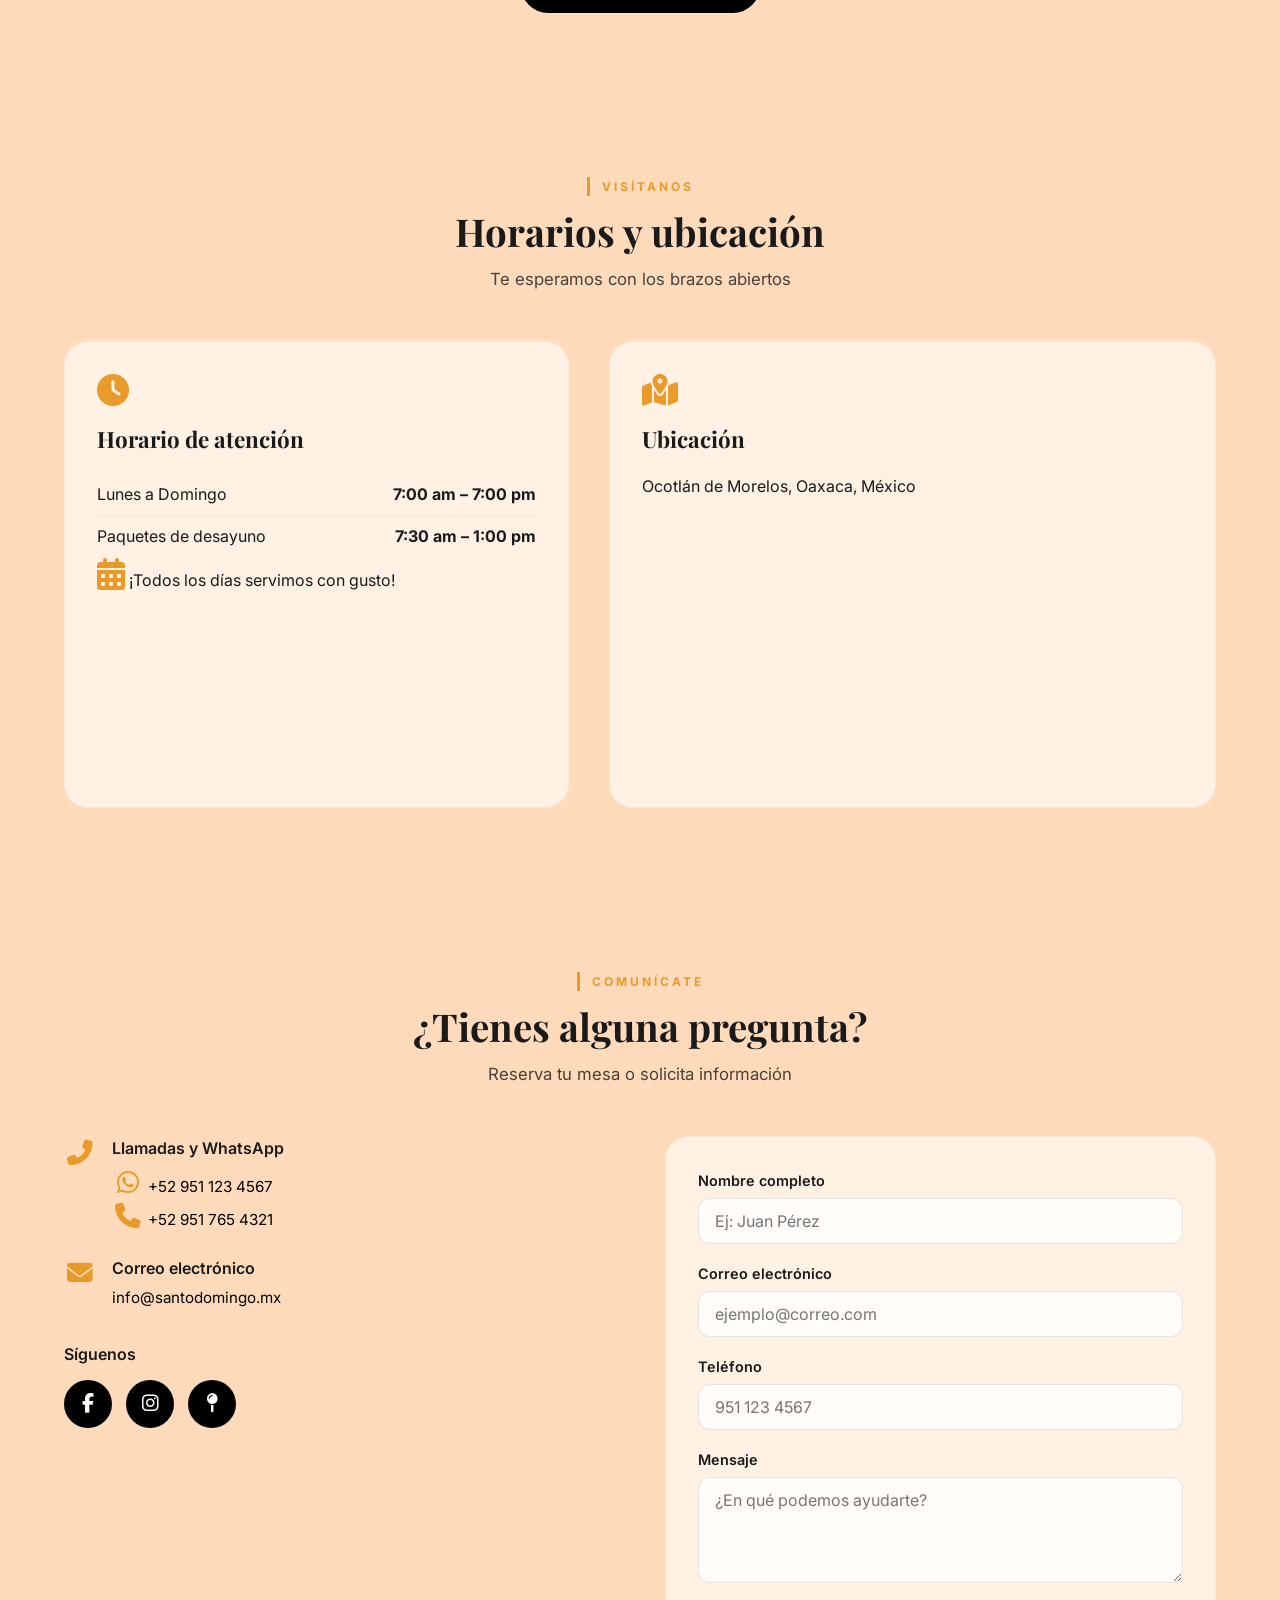
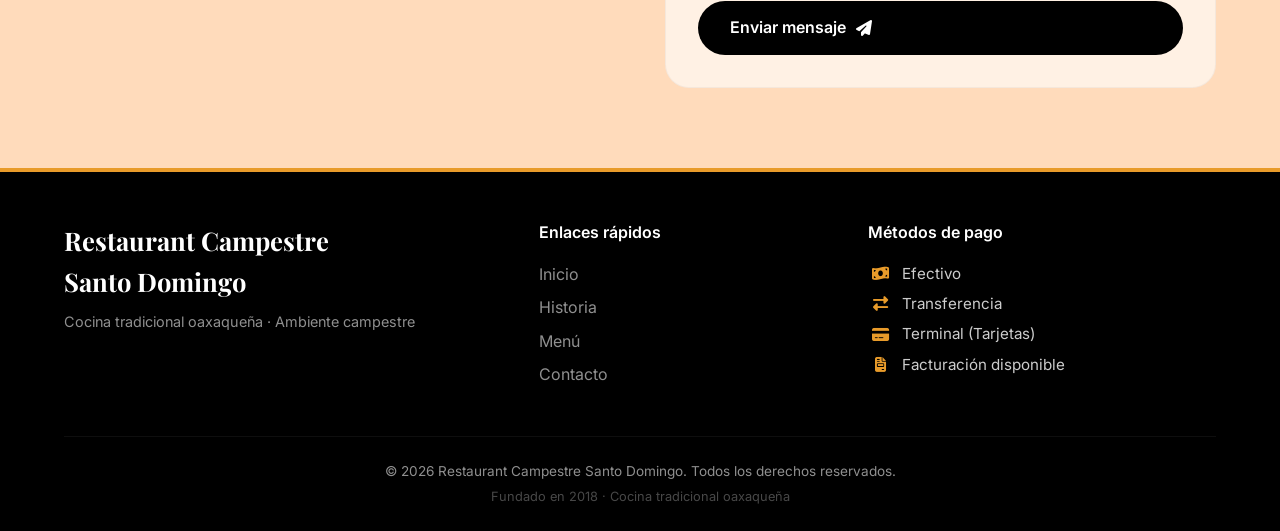
<file: PRCSD3/index.html>
<!DOCTYPE html>
<html lang="es">

<head>
  <meta charset="UTF-8" />
  <meta name="viewport" content="width=device-width, initial-scale=1.0, user-scalable=yes" />
  <meta name="description"
    content="Restaurant Campestre Santo Domingo – Cocina tradicional oaxaqueña en un ambiente natural y campestre. Desayunos, comidas, mariscos y más. ¡Visítanos!" />
  <meta name="keywords"
    content="restaurante Oaxaca, cocina tradicional, desayunos, comidas, mariscos, club campestre, Santo Domingo" />
  <meta name="author" content="Restaurant Campestre Santo Domingo" />
  <meta name="geo.placename" content="Oaxaca, México" />
  <meta name="geo.region" content="MX-OAX" />

  <!-- Open Graph -->
  <meta property="og:title" content="Restaurant Campestre Santo Domingo – Cocina tradicional oaxaqueña" />
  <meta property="og:description"
    content="Disfruta de la mejor gastronomía oaxaqueña en un ambiente campestre y familiar. Desayunos, comidas, mariscos y más." />
  <meta property="og:image" content="https://images.unsplash.com/photo-1547592180-85f173990554?w=1200&h=630&fit=crop" />
  <meta property="og:url" content="https://tudominio.com/" />
  <meta property="og:type" content="website" />

  <title>Restaurant Campestre Santo Domingo | Cocina tradicional oaxaqueña</title>

  <!-- Favicon -->
  <!-- 2. CAMBIO AQUÍ: Se eliminó el código temporal SVG y se enlazó a tu archivo de logo (Recomendado: formato .png o .ico de 32x32px) -->
  <link rel="icon" type="image/png" href="img/img-Logo.jpg" />

  <!-- Google Fonts -->
  <link
    href="https://fonts.googleapis.com/css2?family=Inter:opsz,wght@14..32,300;400;500;600;700;800&family=Playfair+Display:ital,wght@0,400;0,700;1,400&display=swap"
    rel="stylesheet" />

  <!-- Font Awesome -->
  <link rel="stylesheet" href="https://cdnjs.cloudflare.com/ajax/libs/font-awesome/6.5.1/css/all.min.css" />

  <!-- CSS -->
  <link rel="stylesheet" href="styles.css" />
</head>

<body>

  <!-- ========== NAVBAR ========== -->
  <header class="navbar" id="navbar">
    <div class="container navbar__inner">
      <div class="navbar__brand">
        <a href="#hero">
          <span class="navbar__logo-icon"></span>
          <span class="navbar__logo-text"></span>
        </a>
      </div>

      <button class="navbar__toggle" id="menuToggle" aria-label="Abrir menú">
        <i class="fas fa-bars"></i>
      </button>

      <nav class="navbar__nav" id="mainNav">
        <ul class="navbar__menu">
          <li><a href="#hero" class="nav-link active" data-i18n="nav.home">Inicio</a></li>
          <li><a href="#historia" class="nav-link" data-i18n="nav.history">Historia</a></li>
          <li><a href="#identidad" class="nav-link" data-i18n="nav.identity">Identidad</a></li>
          <li><a href="#menu" class="nav-link" data-i18n="nav.menu">Menú</a></li>
          <li><a href="#info" class="nav-link" data-i18n="nav.info">Información</a></li>
          <li><a href="#contacto" class="nav-link" data-i18n="nav.contact">Contacto</a></li>
          <!-- Botón de idioma -->
          <li>
            <button class="lang-btn" id="langToggle" aria-label="Cambiar idioma">
              <i class="fas fa-globe"></i> <span id="langLabel">ES</span>
            </button>
          </li>
        </ul>
      </nav>
    </div>
  </header>

  <!-- ========== MAIN ========== -->
  <main>
    <!-- ===== SECCIÓN HERO ===== -->
    <section id="hero" class="hero">
      <div class="hero__overlay"></div>
      <div class="container hero__content">
        <a href="#menu" class="btn btn--primary" data-i18n="hero.cta">Descubre nuestro menú <i
            class="fas fa-arrow-right"></i></a>
      </div>
    </section>

    <!-- ===== SECCIÓN HISTORIA ===== -->
    <section id="historia" class="section historia">
      <div class="container">
        <div class="section__header">
          <span class="section__subtitle" data-i18n="history.badge">Nuestro legado</span>
          <strong>
            <h2 data-i18n="history.title">Un sueño que comenzó en 2018</h2>
          </strong>
          <p data-i18n="history.subtitle">Una familia oaxaqueña que busca promover la cultura gastronómica y ofrecer una
            experiencia única</p>
        </div>
        <div class="historia__grid">
          <div class="historia__image">
            <img src="img/img-Histo2.jpg" alt="Familia fundadora y ambiente campestre" loading="lazy" />
          </div>
          <div style="text-align: center;" class="historia__text">
            <p data-i18n="history.p1">Un proyecto que inició en el año <strong>2018</strong> por una familia ocoteca que
              busca <strong>promover la cultura gastronómica oaxaqueña</strong> y <strong>el contacto con la naturaleza.
              </strong></p>
            <p data-i18n="history.p2">En <strong> Restaurant Campestre Santo Domingo</strong>, ofrecemos una experiencia
              gastronómica auténtica y acogedora para todas las familias, en un ambiente natural y campestre. Nuestro
              compromiso es ofrecer platillos tradicionales, preparados con <strong> los mejores ingredientes de
                proveedores locales.</strong></p>
            <p data-i18n="history.p3">Buscamos que cada visita sea una <strong> oportunidad para que nuestros comensales
                disfruten de lo mejor de la tierra oaxaqueña</strong> y creen recuerdos especiales en familia.</p>
            <p><em data-i18n="history.note">Todos los platillos son preparados al momento, agradecemos su espera.</em>
            </p>
          </div>
        </div>
      </div>
    </section>

    <!-- ===== SECCIÓN IDENTIDAD (Misión, Visión, Propósito) ===== -->
    <section id="identidad" class="section identidad">
      <div class="container">
        <div class="section__header">
          <span class="section__subtitle" data-i18n="identity.badge">Nuestra esencia</span>
          <h2 data-i18n="identity.title">Misión · Visión · Propósito</h2>
          <p data-i18n="identity.subtitle">Lo que nos mueve cada día</p>
        </div>
        <div class="identidad__grid">
          <div class="identidad__card">
            <i class="fas fa-bullseye"></i>
            <h3 data-i18n="identity.mission.title">Misión</h3>
            <p data-i18n="identity.mission.text">Ofrecer una experiencia culinaria única fusionando ingredientes locales
              con técnicas tradicionales, en un ambiente único y familiar.</p>
          </div>
          <div class="identidad__card">
            <i class="fas fa-eye"></i>
            <h3 data-i18n="identity.vision.title">Visión</h3>
            <p data-i18n="identity.vision.text">Ser el referente de la gastronomía oaxaqueña en la región, reconocidos
              por nuestra autenticidad, calidez y calidad.</p>
          </div>
          <div class="identidad__card">
            <i class="fas fa-star-of-life"></i>
            <h3 data-i18n="identity.purpose.title">Propósito</h3>
            <p data-i18n="identity.purpose.text">Rescatar y preservar la tradición gastronómica de Oaxaca, creando
              momentos inolvidables alrededor de la mesa.</p>
          </div>
        </div>
      </div>
    </section>

    <!-- ===== SECCIÓN RECONOCIMIENTO (Restaurant Guru) ===== -->
    <section id="reconocimiento" class="section reconocimiento">
      <div class="container">
        <div class="reconocimiento__wrapper">
          <div class="reconocimiento__image">
            <img src="img/img-Recono.jpg" alt="Reconocimiento Restaurant Guru" loading="lazy" />
          </div>
          <div class="reconocimiento__text">
            <span class="section__subtitle" data-i18n="recognition.badge">Reconocimiento</span>
            <h2 data-i18n="recognition.title">Restaurant Guru</h2>
            <p data-i18n="recognition.desc">Restaurant Campestre Santo Domingo ha sido galardonado con la Insignia de
              Recomendación de Restaurant Guru, una de las plataformas gastronómicas más grandes del mundo con más de 30
              millones de usuarios. Este logro es gracias a la preferencia de todos ustedes en Ocotlán de Morelos. ¡Ven
              a celebrar con nosotros y descubre por qué somos un lugar de referencia!</p>
          </div>
        </div>
      </div>
    </section>

    <!-- ===== SECCIÓN RECONOCIMIENTO (iOverlander) ===== -->
    <section id="reconocimiento-ioverlander" class="section reconocimiento">
      <div class="container">
        <div class="reconocimiento__wrapper">
          <div class="reconocimiento__image">
            <img src="img/img-LogoOverlander.jpg" alt="Reconocimiento iOverlander" loading="lazy" />
          </div>
          <div class="reconocimiento__text">
            <span class="section__subtitle" data-i18n="recognition.badge">Reconocimiento</span>
            <h2 data-i18n="recognition.title.overlander">iOverlander</h2>
            <p data-i18n="recognition.desc.overlander">Galardonado por la comunidad viajera como un lugar de referencia
              en Ocotlán de Morelos.</p>
          </div>
        </div>
      </div>
    </section>

    <!-- ===== SECCIÓN MENÚ ===== -->
    <section id="menu" class="section menu">
      <div class="container">
        <div class="section__header">
          <span class="section__subtitle" data-i18n="menu.badge">Gastronomía</span>
          <h2 data-i18n="menu.title">Nuestro menú</h2>
          <p data-i18n="menu.subtitle">Elaborado con ingredientes frescos y mucho amor</p>
        </div>

        <!-- 1. Paquetes de desayuno -->
        <div class="menu__category">
          <h3 class="menu__category-title"><i class="fas fa-sun"></i> <span data-i18n="menu.breakfast.title">Paquetes de
              Desayuno</span></h3>
          <div class="menu__card">
            <div class="menu__card-image">
              <img src="img/img-PD.jpg" alt="Desayuno tradicional" loading="lazy" />
            </div>
            <div class="menu__card-text">
              <p data-i18n="menu.breakfast.desc">Disfruta de nuestros <strong>paquetes de desayuno</strong> que incluyen
                plato principal, fruta selecta, café y pan recién horneado. Cada opción está elaborada con ingredientes
                de la <strong>máxima calidad</strong> y sazón casero, ofreciéndote <strong>especialidades
                  únicas</strong> y un <strong>sabor inigualable</strong> que no encontrarás en ningún otro lugar.</p>
              <p><small data-i18n="menu.breakfast.hours">* Paquetes disponibles de 7:30 am a 1:00 pm</small></p>
            </div>
          </div>
        </div>

        <!-- 2. Almuerzos -->
        <div class="menu__category">
          <h3 class="menu__category-title"><i class="fas fa-utensils"></i> <span
              data-i18n="menu.lunch.title">Almuerzos</span></h3>
          <div class="menu__card reverse">
            <div class="menu__card-image">
              <img src="img/img-Alm2.jpg" alt="Almuerzo tradicional" loading="lazy" />
            </div>
            <div class="menu__card-text">
              <p data-i18n="menu.lunch.desc">Nuestros <strong>almuerzos tradicionales</strong> son el equilibrio
                perfecto entre <strong>sabor casero</strong> y <strong> máxima calidad</strong>. Disfruta desde
                irresistibles <strong>entomatadas, enchiladas y enfrijoladas</strong> con tortillas hechas a mano, hasta
                jugosas <strong>carnes asadas</strong> con un <strong>sabor único e inigualable</strong>. ¡El festín
                ideal para iniciar tu día!</p>
              <p><strong data-i18n="menu.lunch.portion">¡Porciones generosas!</strong></p>
            </div>
          </div>
        </div>

        <!-- 3. Comidas -->
        <div class="menu__category">
          <h3 class="menu__category-title"><i class="fas fa-utensil-spoon"></i> <span
              data-i18n="menu.dinner.title">Comidas</span></h3>
          <div class="menu__card">
            <div class="menu__card-image">
              <img src="img/img-Guias.jpg" alt="Comida tradicional" loading="lazy" />
            </div>
            <div class="menu__card-text">
              <p data-i18n="menu.dinner.desc">Disfruta de nuestras <strong>comidas regionales</strong> preparadas al
                momento con ingredientes frescos de la zona y la <strong>máxima calidad</strong>. Cada día ofrecemos una
                variedad diferente de platillos con un <strong>sazón único e inigualable</strong>.</p>
              <p><em data-i18n="menu.dinner.note">¡Próximamente en nuestra sección de comidas! Saborea la magia de los
                  <strong>chiles en nogada</strong> a partir de mediados de agosto. ¡El <strong>sabor auténtico</strong>
                  de la temporada!</em></p>
            </div>
          </div>
          <br><br>
          <div class="menu__card">
            <div class="menu__card-image">
              <img src="img/img-Mole.jpg" alt="Comida tradicional" loading="lazy" />
            </div>
            <div class="menu__card-text">
              <p data-i18n="menu.dinner.desc2">¡Ven y vive una <strong>experiencia culinaria única</strong> en nuestra
                mesa! Te invitamos a descubrir un espacio donde la calidez del servicio y la atmósfera se fusionan para
                regalarte <strong>momentos memorables</strong>. Déjate consentir por la magia de nuestra cocina y
                comparte un momento inigualable con <strong>platillos de primer nivel</strong> que celebran el arte del
                buen comer.</p>
            </div>
          </div>
        </div>

        <!-- 4. Sabor Tradicional -->
        <div class="menu__category">
          <h3 class="menu__category-title">
            <i class="fas fa-tortilla"></i>
            <span data-i18n="menu.traditional.title">Sabor Tradicional</span>
          </h3>
          <!-- CAMBIO AQUÍ: Se añade menu__card--triple y se quita reverse -->
          <div class="menu__card menu__card--triple">
            <div class="menu__card-image">
              <img src="img/img-CAC.jpg" alt="Tlayuda y memela" loading="lazy" />
            </div>
            <div class="menu__card-text">
              <p data-i18n="menu.traditional.desc">Disfruta de nuestras auténticas <strong>memelas, tlayudas y
                  quesadillas</strong> elaboradas con maíz de la región y tortillas hechas a mano. El sabor de Oaxaca
                en cada bocado.</p>
              <p><strong data-i18n="menu.traditional.handmade">Tortillas hechas a mano </strong></p>
            </div>
            <div class="menu__card-image">
              <img src="img/img-Carnes.jpg" alt="Tlayuda y memela" loading="lazy" />
            </div>
          </div>
        </div>


        <!-- 5. Viernes de Mariscos -->
        <div class="menu__category">
          <h3 class="menu__category-title">
            <i class="fas fa-fish"></i>
            <span data-i18n="menu.seafood.title">Viernes de Mariscos</span>
          </h3>

          <!-- CAMBIO AQUÍ: Se añade la clase menu__card--triple-xl -->
          <div class="menu__card menu__card--triple-xl">
            <div class="menu__card-image">
              <img src="img/img-Maris.jpg" alt="Mariscos frescos" loading="lazy" />
            </div>

            <div class="menu__card-text">
              <p data-i18n="menu.seafood.desc">
                Los viernes vive una <strong>experiencia gastronómica inigualable</strong> con nuestra exclusiva
                selección de
                <strong>mariscos frescos</strong>. Garantizamos texturas perfectas y <strong>sabores intensos de máxima
                  calidad</strong>
                en cada plato. ¡El festín marino ideal para consentirte con el <strong>sabor auténtico del mar</strong>!
              </p>
              <p><strong data-i18n="menu.seafood.fresh">Siempre con la máxima calidad y frescura.</strong></p>
            </div>

            <div class="menu__card-image">
              <img src="img/img-Mariscos2.jpg" alt="Mariscos frescos" loading="lazy" />
            </div>
          </div>
        </div>


        <!-- 6. Domingos en Familia -->
        <div class="menu__category">
          <h3 class="menu__category-title"><i class="fas fa-users"></i> <span data-i18n="menu.sunday.title">Domingos en
              Familia</span></h3>
          <div class="menu__card reverse">
            <div class="menu__card-image">
              <img src="img/img-TacosDora.jpg" alt="Platillos para compartir" loading="lazy" />
            </div>
            <div class="menu__card-text">
              <p data-i18n="menu.sunday.desc">Los domingos son para compartir en grande. Ofrecemos <strong>platillos
                  especiales para toda la familia</strong>, con porciones generosas y ese toque casero que nos
                caracteriza.<br>Pregunta por nuestras especialidades del día.</p>
              <p><i class="fas fa-heart" style="color:var(--color-primary);"></i> <span data-i18n="menu.sunday.note">Ven
                  con tu familia y disfruta de un domingo inolvidable.</span></p>
            </div>
          </div>
        </div>

        <!-- 7. Bebidas Frías -->
        <div class="menu__category">
          <h3 class="menu__category-title"><i class="fas fa-glass-whiskey"></i> <span
              data-i18n="menu.cold.title">Bebidas Frías</span></h3>
          <div class="menu__card">
            <div class="menu__card-image">
              <img src="img/img-BF.jpg" alt="Bebidas frías" loading="lazy" />
            </div>
            <div class="menu__card-text">
              <p data-i18n="menu.cold.desc"><strong>Refresca tu paladar</strong> con nuestra exclusiva selección de
                <strong>aguas frescas naturales</strong>, jugos artesanales y refrescos premium. Preparamos cada bebida
                <strong>completamente al momento</strong> con frutas de temporada de la <strong>máxima calidad y
                  madurez</strong>. ¡Déjate cautivar por un <strong>sabor auténtico y deliciosamente
                  refrescante</strong> en cada sorbo!
              </p>
            </div>
          </div>
        </div>

        <!-- 8. Bebidas Calientes -->
        <div class="menu__category">
          <h3 class="menu__category-title"><i class="fas fa-mug-hot"></i> <span data-i18n="menu.hot.title">Bebidas
              Calientes</span></h3>
          <div class="menu__card reverse">
            <div class="menu__card-image">
              <img src="img/img-BC.jpg" alt="Bebidas calientes" loading="lazy" />
            </div>
            <div class="menu__card-text">
              <p data-i18n="menu.hot.desc">Disfruta del aroma de nuestras <strong>bebidas calientes
                  tradicionales</strong>, elaboradas con ingredientes auténticos de <strong>máxima calidad</strong>.
                Saborea nuestro exquisito <strong>café de olla</strong>, chocolate tradicional batido a mano, cremosos
                <strong>atoles</strong> y tés de hierbas de la región. ¡Cada taza te brinda un <strong>sabor
                  inigualable</strong> que reconforta el alma!
              </p>
            </div>
          </div>
        </div>

        <!-- 9. Coctelería -->
        <div class="menu__category">
          <h3 class="menu__category-title">
            <i class="fas fa-cocktail"></i>
            <span data-i18n="menu.cocktails.title">Coctelería</span>
          </h3>

          <!-- CAMBIO AQUÍ: Se añade la clase menu__card--triple-lg -->
          <div class="menu__card menu__card--triple-lg">
            <div class="menu__card-image">
              <img src="img/img-Mezcal.jpg" alt="Coctelería" loading="lazy" />
            </div>

            <div class="menu__card-text">
              <p data-i18n="menu.cocktails.desc">
                Respaldada por <strong>nuestra propia marca de mezcal</strong>, nuestra
                coctelería rinde homenaje a Oaxaca con <strong>mezcal tradicional</strong>, tequila de primer nivel y
                licores premium. Deleita tus sentidos con nuestras especialidades: exóticas <strong>Mezcalinas de
                  sabores</strong> y el sofisticado <strong>Mezcal Jabalí</strong>. ¡Una experiencia de <strong>máxima
                  calidad y autenticidad</strong> en cada trago!
              </p>
            </div>

            <div class="menu__card-image">
              <img src="img/img-Mezcalina.jpg" alt="Coctelería" loading="lazy" />
            </div>
          </div>
        </div>


        <!-- BOTÓN PDF MENÚ COMPLETO -->
        <div class="menu__pdf">
          <a href="#" class="btn btn--black" target="_blank" data-i18n="menu.pdf">
            <i class="fas fa-file-pdf"></i> Ver menú completo
          </a>
        </div>

      </div>
    </section>

    <!-- ===== SECCIÓN INFORMACIÓN PRÁCTICA ===== -->
    <section id="info" class="section info">
      <div class="container">
        <div class="section__header">
          <span class="section__subtitle" data-i18n="info.badge">Visítanos</span>
          <h2 data-i18n="info.title">Horarios y ubicación</h2>
          <p data-i18n="info.subtitle">Te esperamos con los brazos abiertos</p>
        </div>
        <div class="info__grid">
          <div class="info__card">
            <i class="fas fa-clock"></i>
            <h3 data-i18n="info.hours.title">Horario de atención</h3>
            <ul class="info__hours">
              <li><span data-i18n="info.hours.days">Lunes a Domingo</span> <strong data-i18n="info.hours.time">7:00 am –
                  7:00 pm</strong></li>
              <li><span data-i18n="info.hours.breakfast">Paquetes de desayuno</span> <strong
                  data-i18n="info.hours.breakfastTime">7:30 am – 1:00 pm</strong></li>
            </ul>
            <p><i class="fas fa-calendar-alt"></i> <span data-i18n="info.hours.note">¡Todos los días servimos con
                gusto!</span></p>
          </div>
          <div class="info__card">
            <i class="fas fa-map-marked-alt"></i>
            <h3 data-i18n="info.map.title">Ubicación</h3>
            <p data-i18n="info.map.address">Ocotlán de Morelos, Oaxaca, México</p>
            <div class="info__map">
              <iframe
                src="https://www.google.com/maps/embed?pb=!1m18!1m12!1m3!1d1350.4854773293512!2d-96.65543266339412!3d16.78912126454417!2m3!1f0!2f0!3f0!3m2!1i1024!2i768!4f13.1!3m3!1m2!1s0x85c7474f1daba3b7%3A0x671804605af9b3e9!2sRestaurant%20Campestre%20Santo%20Domingo!5e0!3m2!1ses-419!2smx!4v1786427670651!5m2!1ses-419!2smx"
                width="600" height="450" style="border:0;" allowfullscreen="" loading="lazy"
                referrerpolicy="strict-origin-when-cross-origin"></iframe>
            </div>
          </div>
        </div>
      </div>
    </section>

    <!-- ===== SECCIÓN CONTACTO ===== -->
    <section id="contacto" class="section contacto">
      <div class="container">
        <div class="section__header">
          <span class="section__subtitle" data-i18n="contact.badge">Comunícate</span>
          <h2 data-i18n="contact.title">¿Tienes alguna pregunta?</h2>
          <p data-i18n="contact.subtitle">Reserva tu mesa o solicita información</p>
        </div>
        <div class="contacto__grid">
          <!-- Bloque de datos -->
          <div class="contacto__info">
            <div class="contacto__info-item">
              <i class="fas fa-phone-alt"></i>
              <div>
                <h4 data-i18n="contact.phone.title">Llamadas y WhatsApp</h4>
                <p><i class="fab fa-whatsapp"></i> <a href="tel:+529511234567">+52 951 123 4567</a></p>
                <p><i class="fas fa-phone"></i> <a href="tel:+529517654321">+52 951 765 4321</a></p>
              </div>
            </div>
            <div class="contacto__info-item">
              <i class="fas fa-envelope"></i>
              <div>
                <h4 data-i18n="contact.email.title">Correo electrónico</h4>
                <p><a href="mailto:info@santodomingo.mx">info@santodomingo.mx</a></p>
              </div>
            </div>
            <!-- Redes sociales -->
            <div class="contacto__social">
              <h4 data-i18n="contact.social.title">Síguenos</h4>
              <div class="contacto__social-icons">
                <a href="https://www.facebook.com/profile.php?id=100034975305909&locale=es_LA" target="_blank"
                  rel="noopener noreferrer" aria-label="Facebook"><i class="fab fa-facebook-f"></i></a>
                <a href="https://www.instagram.com/restaurantcampestre_stodomingo/" target="_blank"
                  rel="noopener noreferrer" aria-label="Instagram"><i class="fab fa-instagram"></i></a>
                <a href="https://ioverlander.com/places/8bbaecd0-bfe4-4410-8eef-bc035c14749c" target="_blank"
                  rel="noopener noreferrer" aria-label="iOverlander"><i class="fas fa-map-pin"></i></a>
              </div>
            </div>
          </div>

          <!-- Formulario -->
          <div class="contacto__form-wrapper">
            <form class="contacto__form" id="contactForm" action="https://formsubmit.co/info@santodomingo.mx"
              method="POST">
              <div class="form__group">
                <label for="nombre" data-i18n="contact.form.name">Nombre completo</label>
                <input type="text" id="nombre" name="nombre" placeholder="Ej: Juan Pérez" required />
              </div>
              <div class="form__group">
                <label for="email" data-i18n="contact.form.email">Correo electrónico</label>
                <input type="email" id="email" name="email" placeholder="ejemplo@correo.com" required />
              </div>
              <div class="form__group">
                <label for="telefono" data-i18n="contact.form.phone">Teléfono</label>
                <input type="tel" id="telefono" name="telefono" placeholder="951 123 4567" />
              </div>
              <div class="form__group">
                <label for="mensaje" data-i18n="contact.form.message">Mensaje</label>
                <textarea id="mensaje" name="mensaje" rows="4" placeholder="¿En qué podemos ayudarte?"
                  required></textarea>
              </div>
              <input type="hidden" name="_subject" value="Nuevo mensaje desde Restaurant Campestre Santo Domingo" />
              <input type="hidden" name="_captcha" value="false" />
              <button type="submit" class="btn btn--black" data-i18n="contact.form.submit">
                Enviar mensaje <i class="fas fa-paper-plane"></i>
              </button>
            </form>
            <!-- Feedback visual -->
            <div id="formFeedback" class="form__feedback" style="display:none;"></div>
          </div>
        </div>
      </div>
    </section>

  </main>

  <!-- ========== BOTÓN FLOTANTE WHATSAPP ========== -->
  <a href="https://wa.me/529511234567?text=Hola%2C%20quisiera%20hacer%20una%20reservaci%C3%B3n" class="whatsapp-float"
    target="_blank" rel="noopener noreferrer" aria-label="WhatsApp para reservaciones">
    <i class="fab fa-whatsapp"></i>
    <span class="whatsapp-float__tooltip">Reservaciones</span>
  </a>

  <!-- ========== FOOTER ========== -->
  <footer class="footer">
    <div class="container">
      <div class="footer__grid">
        <!-- Logo -->
        <div class="footer__brand">
          <h3><span class="footer__brand-icon"></span> Restaurant Campestre <br />Santo Domingo</h3>
          <p data-i18n="footer.tagline">Cocina tradicional oaxaqueña · Ambiente campestre</p>
        </div>

        <!-- Enlaces rápidos -->
        <div class="footer__links">
          <h4 data-i18n="footer.quick.title">Enlaces rápidos</h4>
          <ul>
            <li><a href="#hero" data-i18n="nav.home">Inicio</a></li>
            <li><a href="#historia" data-i18n="nav.history">Historia</a></li>
            <li><a href="#menu" data-i18n="nav.menu">Menú</a></li>
            <li><a href="#contacto" data-i18n="nav.contact">Contacto</a></li>
          </ul>
        </div>

        <!-- Métodos de pago -->
        <div class="footer__payments">
          <h4 data-i18n="footer.payments.title">Métodos de pago</h4>
          <p><i class="fas fa-money-bill-wave"></i> <span data-i18n="footer.payments.cash">Efectivo</span></p>
          <p><i class="fas fa-exchange-alt"></i> <span data-i18n="footer.payments.transfer">Transferencia</span></p>
          <p><i class="fas fa-credit-card"></i> <span data-i18n="footer.payments.terminal">Terminal (Tarjetas)</span>
          </p>
          <p><i class="fas fa-file-invoice"></i> <span data-i18n="footer.payments.invoice">Facturación disponible</span>
          </p>
        </div>
      </div>

      <div class="footer__bottom">
        <p>&copy; <span id="footerYear"></span> Restaurant Campestre Santo Domingo. <span
            data-i18n="footer.rights">Todos los derechos reservados.</span></p>
        <p class="footer__foundation" data-i18n="footer.foundation">Fundado en 2018 · Cocina tradicional oaxaqueña</p>
      </div>
    </div>
  </footer>

  <!-- JavaScript -->
  <script src="script.js"></script>
</body>

</html>
</file>
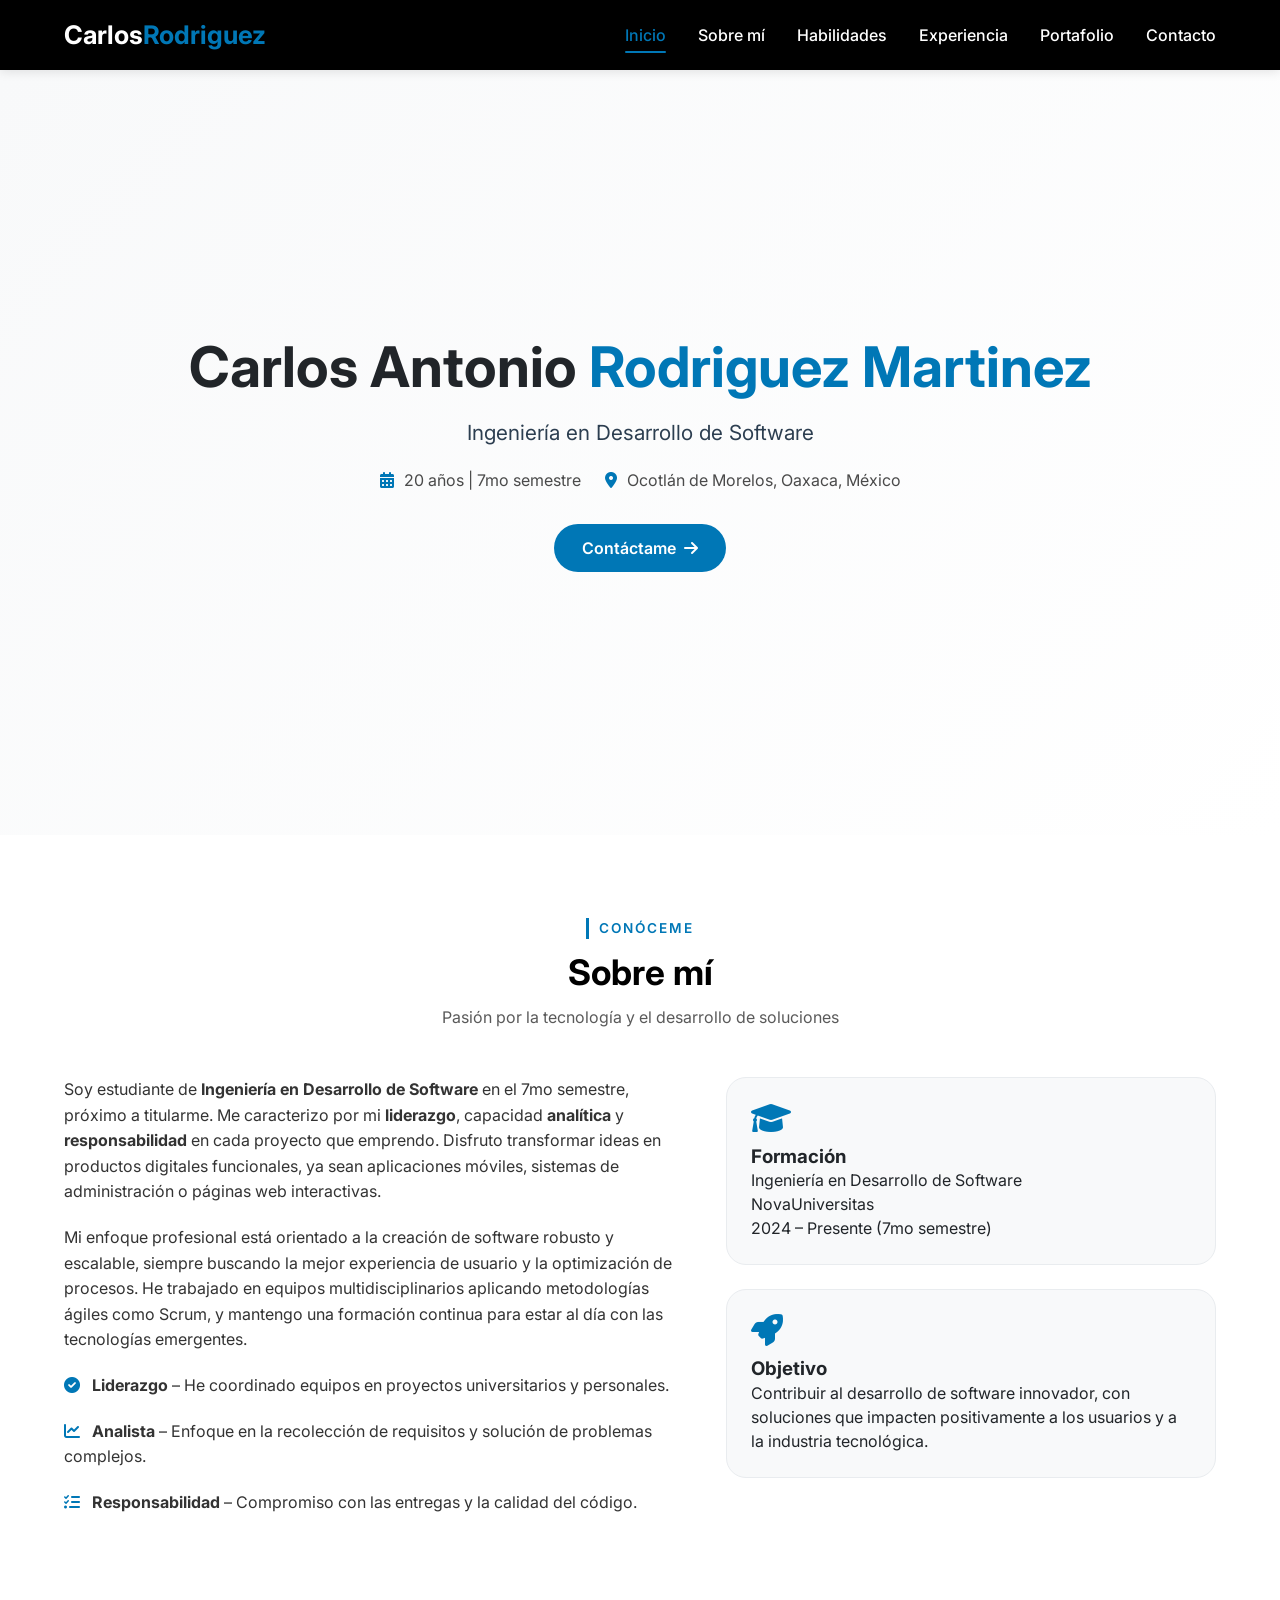
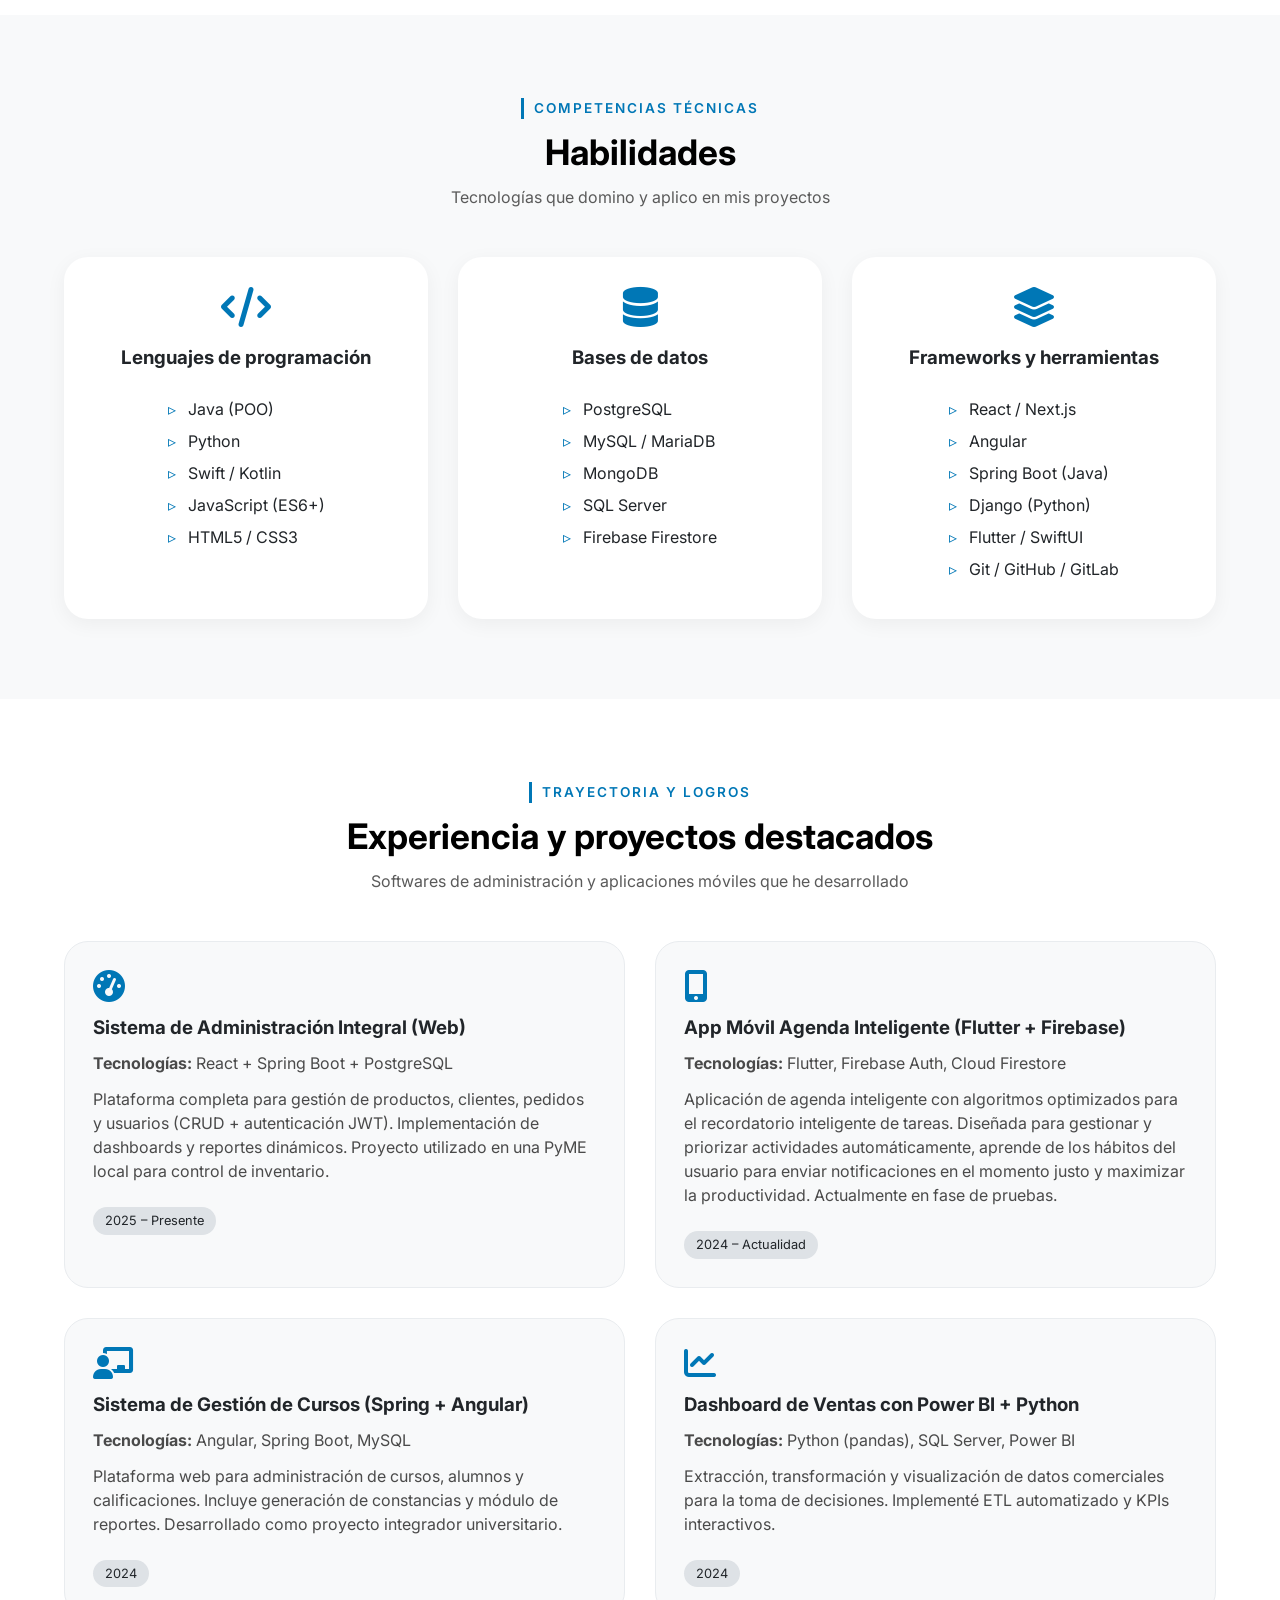
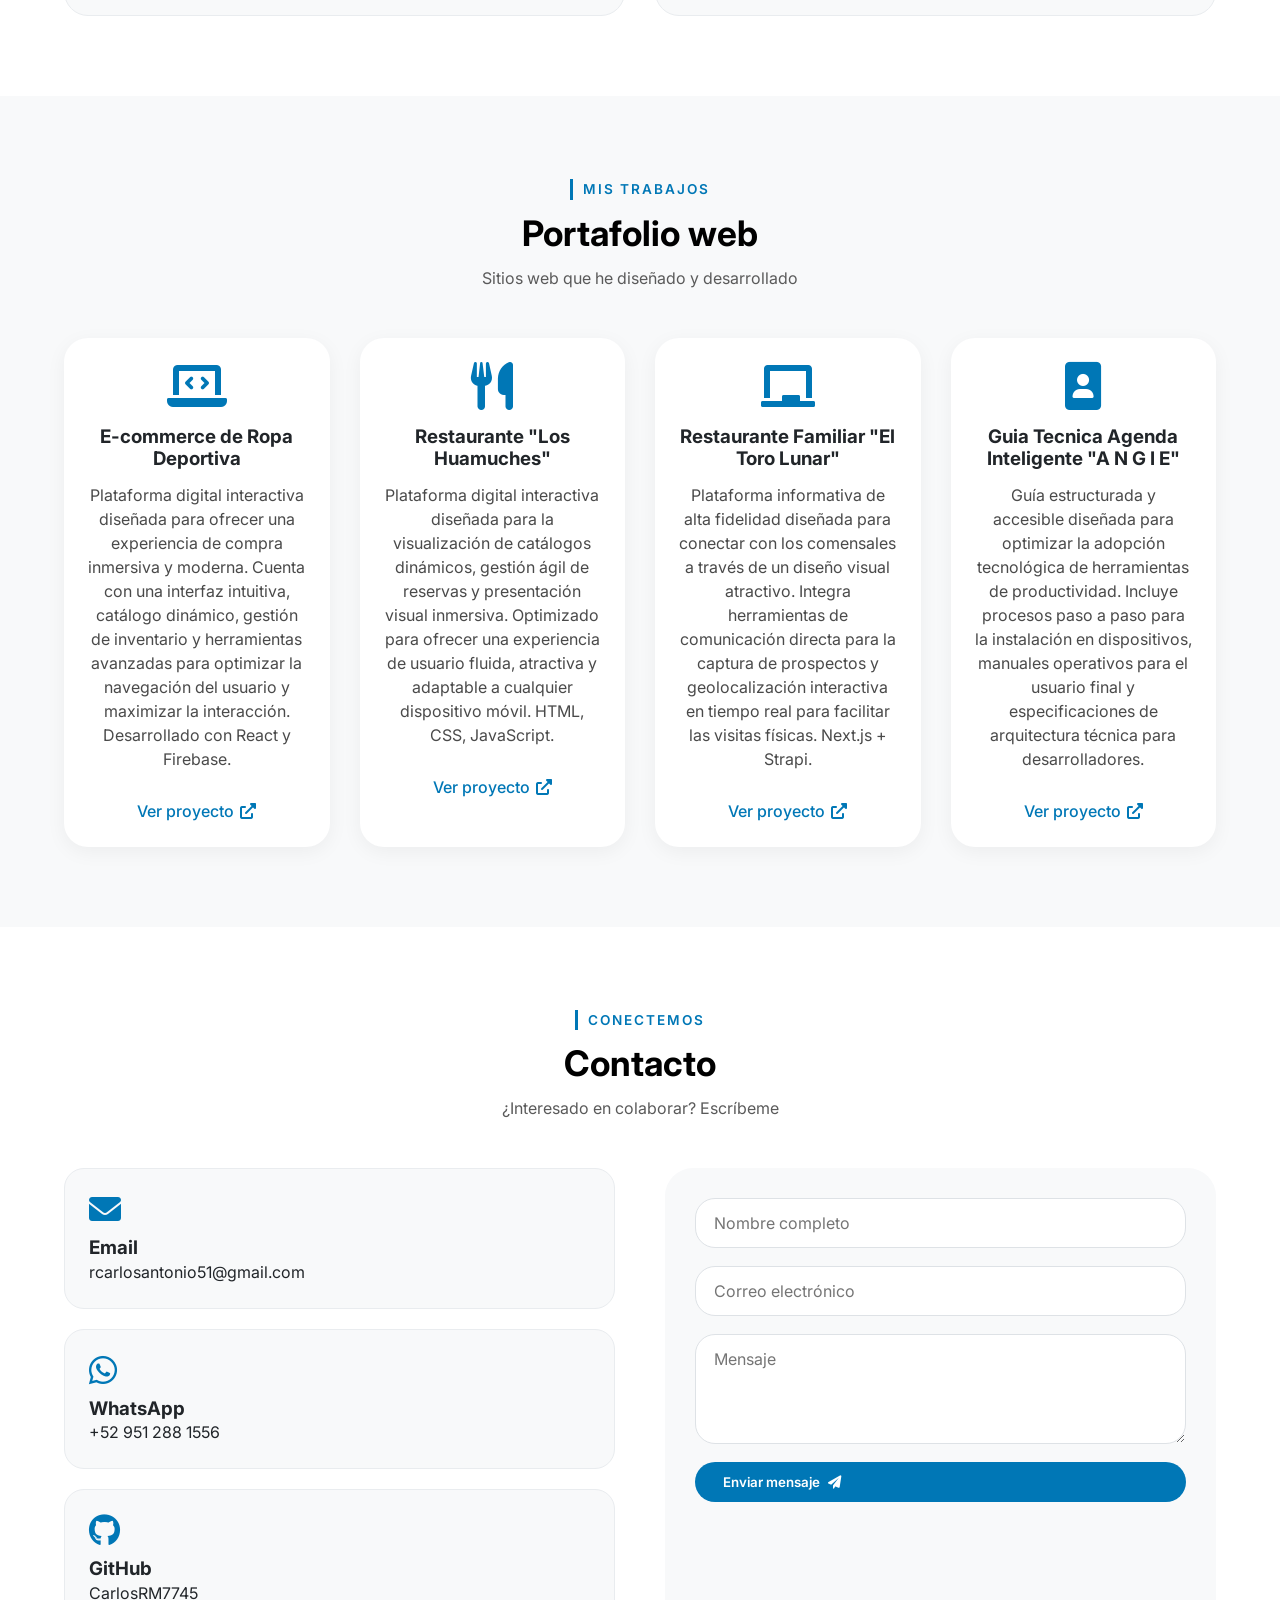
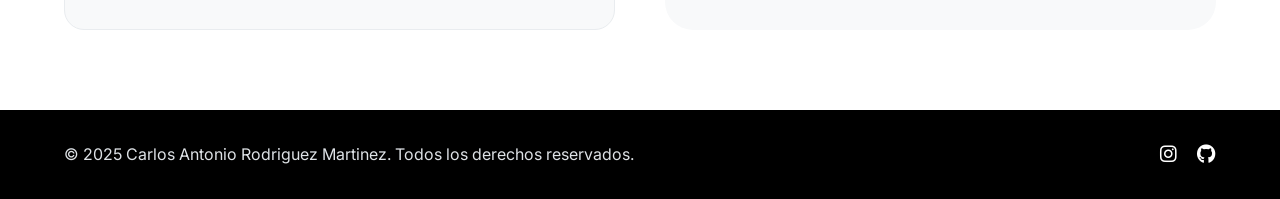
<file: PT1_C/index.html>
<!DOCTYPE html>
<html lang="es">
<head>
    <meta charset="UTF-8">
    <meta name="viewport" content="width=device-width, initial-scale=1.0, user-scalable=yes">
    <meta name="description" content="Portafolio profesional de Carlos Antonio Rodriguez Martinez - Ingeniero en Desarrollo de Software, especialista en aplicaciones móviles y softwares de administración.">
    <title>Carlos Rodriguez | Ingeniero en Desarrollo de Software</title>
    <!-- Google Fonts + Font Awesome -->
    <link href="https://fonts.googleapis.com/css2?family=Inter:opsz,wght@14..32,300;400;500;600;700&display=swap" rel="stylesheet">
    <link rel="stylesheet" href="https://cdnjs.cloudflare.com/ajax/libs/font-awesome/6.0.0-beta3/css/all.min.css">
    <link rel="stylesheet" href="styles.css">
</head>
<body>

    <!-- ==================== BARRA DE NAVEGACIÓN==================== -->
    <header class="site-header">
        <div class="container header-container">
            <div class="logo">
                <a href="#inicio">Carlos<span class="logo-accent">Rodriguez</span></a>
            </div>
            <button class="menu-toggle" id="menuToggle" aria-label="Menú">
                <i class="fas fa-bars"></i>
            </button>
            <nav class="main-nav" id="mainNav">
                <ul class="nav-menu">
                    <li><a href="#inicio" class="nav-link active">Inicio</a></li>
                    <li><a href="#sobre-mi" class="nav-link">Sobre mí</a></li>
                    <li><a href="#habilidades" class="nav-link">Habilidades</a></li>
                    <li><a href="#experiencia" class="nav-link">Experiencia</a></li>
                    <li><a href="#portafolio" class="nav-link">Portafolio</a></li>
                    <li><a href="#contacto" class="nav-link">Contacto</a></li>
                </ul>
            </nav>
        </div>
    </header>

    <main>
        <!-- ==================== SECCIÓN INICIO ==================== -->
        <section id="inicio" class="hero-section">
            <div class="container hero-content">
                <h1>Carlos Antonio <span class="highlight">Rodriguez Martinez</span></h1>
                <p>Ingeniería en Desarrollo de Software</p>
                <div class="hero-info">
                    <span><i class="fas fa-calendar-alt"></i> 20 años | 7mo semestre</span>
                    <span><i class="fas fa-map-marker-alt"></i> Ocotlán de Morelos, Oaxaca, México</span>
                </div>
                <a href="#contacto" class="btn-primary">Contáctame <i class="fas fa-arrow-right"></i></a>
            </div>
        </section>

        <!-- ==================== SOBRE MÍ ==================== -->
        <section id="sobre-mi" class="about-section">
            <div class="container">
                <div class="section-header">
                    <span class="section-subtitle">Conóceme</span>
                    <h2>Sobre mí</h2>
                    <p>Pasión por la tecnología y el desarrollo de soluciones</p>
                </div>
                <div class="about-grid">
                    <div class="about-text">
                        <p>Soy estudiante de <strong>Ingeniería en Desarrollo de Software</strong> en el 7mo semestre, próximo a titularme. Me caracterizo por mi <strong>liderazgo</strong>, capacidad <strong>analítica</strong> y <strong>responsabilidad</strong> en cada proyecto que emprendo. Disfruto transformar ideas en productos digitales funcionales, ya sean aplicaciones móviles, sistemas de administración o páginas web interactivas.</p>
                        <p>Mi enfoque profesional está orientado a la creación de software robusto y escalable, siempre buscando la mejor experiencia de usuario y la optimización de procesos. He trabajado en equipos multidisciplinarios aplicando metodologías ágiles como Scrum, y mantengo una formación continua para estar al día con las tecnologías emergentes.</p>
                        <p><i class="fas fa-check-circle"></i> <strong>Liderazgo</strong> – He coordinado equipos en proyectos universitarios y personales.</p>
                        <p><i class="fas fa-chart-line"></i> <strong>Analista</strong> – Enfoque en la recolección de requisitos y solución de problemas complejos.</p>
                        <p><i class="fas fa-tasks"></i> <strong>Responsabilidad</strong> – Compromiso con las entregas y la calidad del código.</p>
                    </div>
                    <div class="about-highlight">
                        <div class="info-card">
                            <i class="fas fa-graduation-cap"></i>
                            <h3>Formación</h3>
                            <p>Ingeniería en Desarrollo de Software<br>NovaUniversitas<br>2024 – Presente (7mo semestre)</p>
                        </div>
                        <div class="info-card">
                            <i class="fas fa-rocket"></i>
                            <h3>Objetivo</h3>
                            <p>Contribuir al desarrollo de software innovador, con soluciones que impacten positivamente a los usuarios y a la industria tecnológica.</p>
                        </div>
                    </div>
                </div>
            </div>
        </section>

        <!-- ==================== HABILIDADES ==================== -->
        <section id="habilidades" class="skills-section">
            <div class="container">
                <div class="section-header">
                    <span class="section-subtitle">Competencias técnicas</span>
                    <h2>Habilidades</h2>
                    <p>Tecnologías que domino y aplico en mis proyectos</p>
                </div>
                <div class="skills-grid">
                    <div class="skill-card">
                        <i class="fas fa-code"></i>
                        <h3>Lenguajes de programación</h3>
                        <ul>
                            <li>Java (POO)</li>
                            <li>Python</li>
                            <li>Swift / Kotlin</li>
                            <li>JavaScript (ES6+)</li>
                            <li>HTML5 / CSS3</li>
                        </ul>
                    </div>
                    <div class="skill-card">
                        <i class="fas fa-database"></i>
                        <h3>Bases de datos</h3>
                        <ul>
                            <li>PostgreSQL</li>
                            <li>MySQL / MariaDB</li>
                            <li>MongoDB</li>
                            <li>SQL Server</li>
                            <li>Firebase Firestore</li>
                        </ul>
                    </div>
                    <div class="skill-card">
                        <i class="fas fa-layer-group"></i>
                        <h3>Frameworks y herramientas</h3>
                        <ul>
                            <li>React / Next.js</li>
                            <li>Angular</li>
                            <li>Spring Boot (Java)</li>
                            <li>Django (Python)</li>
                            <li>Flutter / SwiftUI</li>
                            <li>Git / GitHub / GitLab</li>
                        </ul>
                    </div>
                </div>
            </div>
        </section>

        <!-- ==================== EXPERIENCIA / PROYECTOS ==================== -->
        <section id="experiencia" class="experience-section">
            <div class="container">
                <div class="section-header">
                    <span class="section-subtitle">Trayectoria y logros</span>
                    <h2>Experiencia y proyectos destacados</h2>
                    <p>Softwares de administración y aplicaciones móviles que he desarrollado</p>
                </div>
                <div class="experience-grid">
                    <div class="exp-card">
                        <i class="fas fa-tachometer-alt"></i>
                        <h3>Sistema de Administración Integral (Web)</h3>
                        <p><strong>Tecnologías:</strong> React + Spring Boot + PostgreSQL</p>
                        <p>Plataforma completa para gestión de productos, clientes, pedidos y usuarios (CRUD + autenticación JWT). Implementación de dashboards y reportes dinámicos. Proyecto utilizado en una PyME local para control de inventario.</p>
                        <span class="exp-date">2025 – Presente</span>
                    </div>
                    <div class="exp-card">
                        <i class="fas fa-mobile-alt"></i>
                        <h3>App Móvil Agenda Inteligente (Flutter + Firebase)</h3>
                        <p><strong>Tecnologías:</strong> Flutter, Firebase Auth, Cloud Firestore</p>
                        <p>Aplicación de agenda inteligente con algoritmos optimizados para el recordatorio inteligente de tareas. Diseñada para gestionar y priorizar actividades automáticamente, aprende de los hábitos del usuario para enviar notificaciones en el momento justo y maximizar la productividad. Actualmente en fase de pruebas.</p>
                        <span class="exp-date">2024 – Actualidad</span>
                    </div>
                    <div class="exp-card">
                        <i class="fas fa-chalkboard-teacher"></i>
                        <h3>Sistema de Gestión de Cursos (Spring + Angular)</h3>
                        <p><strong>Tecnologías:</strong> Angular, Spring Boot, MySQL</p>
                        <p>Plataforma web para administración de cursos, alumnos y calificaciones. Incluye generación de constancias y módulo de reportes. Desarrollado como proyecto integrador universitario.</p>
                        <span class="exp-date">2024</span>
                    </div>
                    <div class="exp-card">
                        <i class="fas fa-chart-line"></i>
                        <h3>Dashboard de Ventas con Power BI + Python</h3>
                        <p><strong>Tecnologías:</strong> Python (pandas), SQL Server, Power BI</p>
                        <p>Extracción, transformación y visualización de datos comerciales para la toma de decisiones. Implementé ETL automatizado y KPIs interactivos.</p>
                        <span class="exp-date">2024</span>
                    </div>
                </div>
            </div>
        </section>

        <!-- ==================== PORTAFOLIO ==================== -->
        <section id="portafolio" class="portfolio-section">
            <div class="container">
                <div class="section-header">
                    <span class="section-subtitle">Mis trabajos</span>
                    <h2>Portafolio web</h2>
                    <p>Sitios web que he diseñado y desarrollado</p>
                </div>
                <div class="portfolio-grid">
                    <div class="portfolio-card">
                        <div class="portfolio-img">
                            <i class="fas fa-laptop-code"></i>
                        </div>
                        <h3>E-commerce de Ropa Deportiva</h3>
                        <p>Plataforma digital interactiva diseñada para ofrecer una experiencia de compra inmersiva y moderna. Cuenta con una interfaz intuitiva, catálogo dinámico, gestión de inventario y herramientas avanzadas para optimizar la navegación del usuario y maximizar la interacción. Desarrollado con React y Firebase.</p>
                        <a href="https://carlosrm7745.github.io/P1_ECD/" class="btn-link" target="_blank">Ver proyecto <i class="fas fa-external-link-alt"></i></a>
                    </div>
                    <div class="portfolio-card">
                        <div class="portfolio-img">
                            <i class="fas fa-utensils"></i>
                        </div>
                        <h3>Restaurante "Los Huamuches"</h3>
                        <p>Plataforma digital interactiva diseñada para la visualización de catálogos dinámicos, gestión ágil de reservas y presentación visual inmersiva. Optimizado para ofrecer una experiencia de usuario fluida, atractiva y adaptable a cualquier dispositivo móvil. HTML, CSS, JavaScript.</p>
                        <a href="https://loshuamuches.com.mx/" class="btn-link" target="_blank">Ver proyecto <i class="fas fa-external-link-alt"></i></a>
                    </div>
                    <div class="portfolio-card">
                        <div class="portfolio-img">
                            <i class="fas fa-chalkboard"></i>
                        </div>
                        <h3>Restaurante Familiar "El Toro Lunar"</h3>
                        <p>Plataforma informativa de alta fidelidad diseñada para conectar con los comensales a través de un diseño visual atractivo. Integra herramientas de comunicación directa para la captura de prospectos y geolocalización interactiva en tiempo real para facilitar las visitas físicas. Next.js + Strapi.</p>
                        <a href="https://eltorolunar.com.mx/" class="btn-link" target="_blank">Ver proyecto <i class="fas fa-external-link-alt"></i></a>
                    </div>
                    <div class="portfolio-card">
                        <div class="portfolio-img">
                            <i class="fas fa-portrait"></i>
                        </div>
                        <h3>Guia Tecnica Agenda Inteligente "A N G I E"</h3>
                        <p>Guía estructurada y accesible diseñada para optimizar la adopción tecnológica de herramientas de productividad. Incluye procesos paso a paso para la instalación en dispositivos, manuales operativos para el usuario final y especificaciones de arquitectura técnica para desarrolladores.</p>
                        <a href="https://carlosrm7745.github.io/angie/Angie.html" class="btn-link" target="_blank">Ver proyecto <i class="fas fa-external-link-alt"></i></a>
                    </div>
                </div>
            </div>
        </section>

        <!-- ==================== CONTACTO ==================== -->
        <section id="contacto" class="contact-section">
            <div class="container">
                <div class="section-header">
                    <span class="section-subtitle">Conectemos</span>
                    <h2>Contacto</h2>
                    <p>¿Interesado en colaborar? Escríbeme</p>
                </div>
                <div class="contact-grid">
                    <div class="contact-info">
                        <div class="info-card">
                            <i class="fas fa-envelope"></i>
                            <h3>Email</h3>
                            <p>rcarlosantonio51@gmail.com</p>
                        </div>
                        <div class="info-card">
                            <i class="fab fa-whatsapp"></i>
                            <h3>WhatsApp</h3>
                            <p>+52 951 288 1556</p>
                        </div>
                        <div class="info-card">
                            <i class="fab fa-github"></i>
                            <h3>GitHub</h3>
                            <p>CarlosRM7745</p>
                        </div>
                    </div>
                    
                    <form class="contact-form" id="contactForm" action="https://formsubmit.co/rcarlosantonio51@gmail.com"
                        method="POST">
                        <input type="text" id="nombre" name="nombre" placeholder="Nombre completo" required>
                        <input type="email" id="email" name="email" placeholder="Correo electrónico" required>
                        <textarea id="mensaje" name="mensaje" rows="4" placeholder="Mensaje"
                            required></textarea>

                        <input type="hidden" name="_subject" value="Nuevo mensaje desde mi CV">
                        <input type="hidden" name="_captcha" value="false">

                        <button type="submit" class="btn-primary">Enviar mensaje <i
                                class="fas fa-paper-plane"></i></button>
                    </form>
                </div>
            </div>
        </section>
    </main>

    <!-- ==================== FOOTER ==================== -->
    <footer class="site-footer">
        <div class="container">
            <div class="footer-content">
                <p>&copy; 2025 Carlos Antonio Rodriguez Martinez. Todos los derechos reservados.</p>
                <div class="footer-social">
                    <a href="https://www.instagram.com/always.solrac/" aria-label="instagram"><i class="fab fa-instagram"></i></a>
                    <a href="https://github.com/CarlosRM7745" aria-label="GitHub"><i class="fab fa-github"></i></a>
                </div>
            </div>
        </div>
    </footer>

    <script src="script.js"></script>
</body>
</html>
</file>
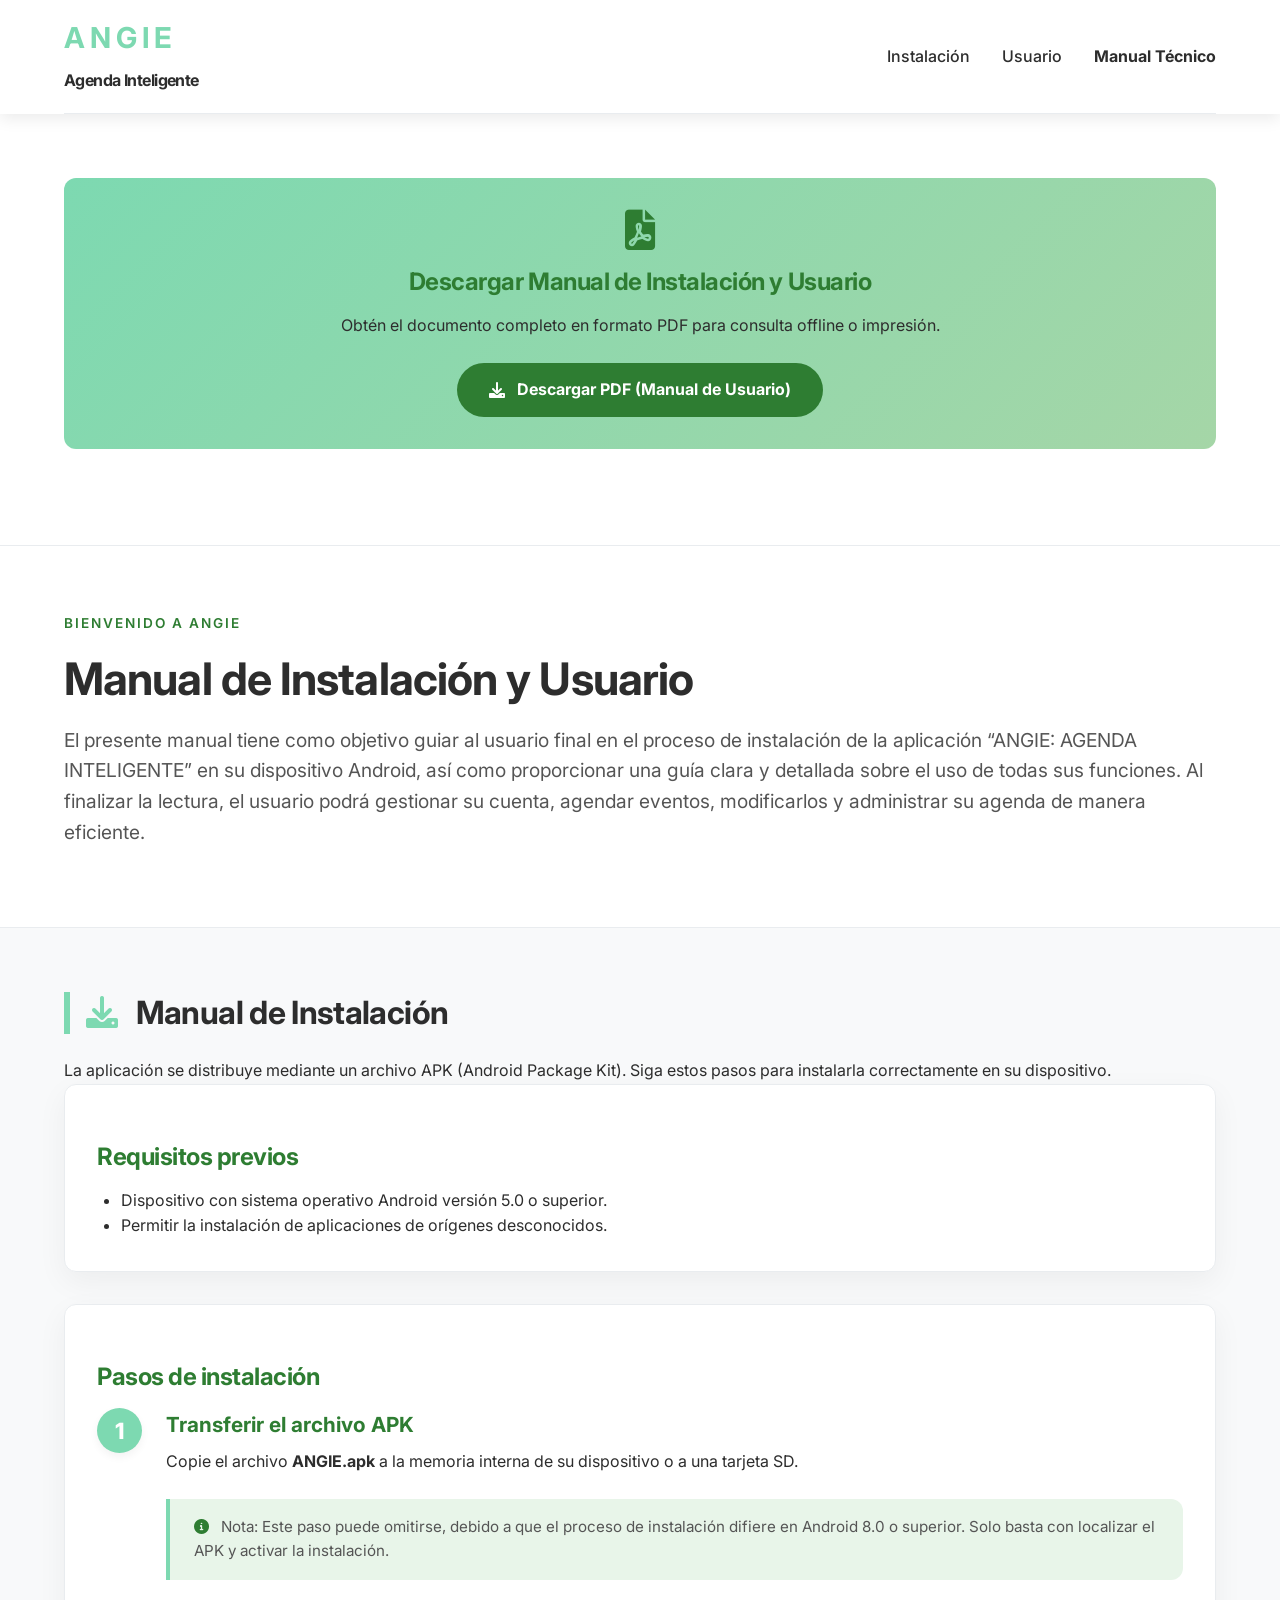
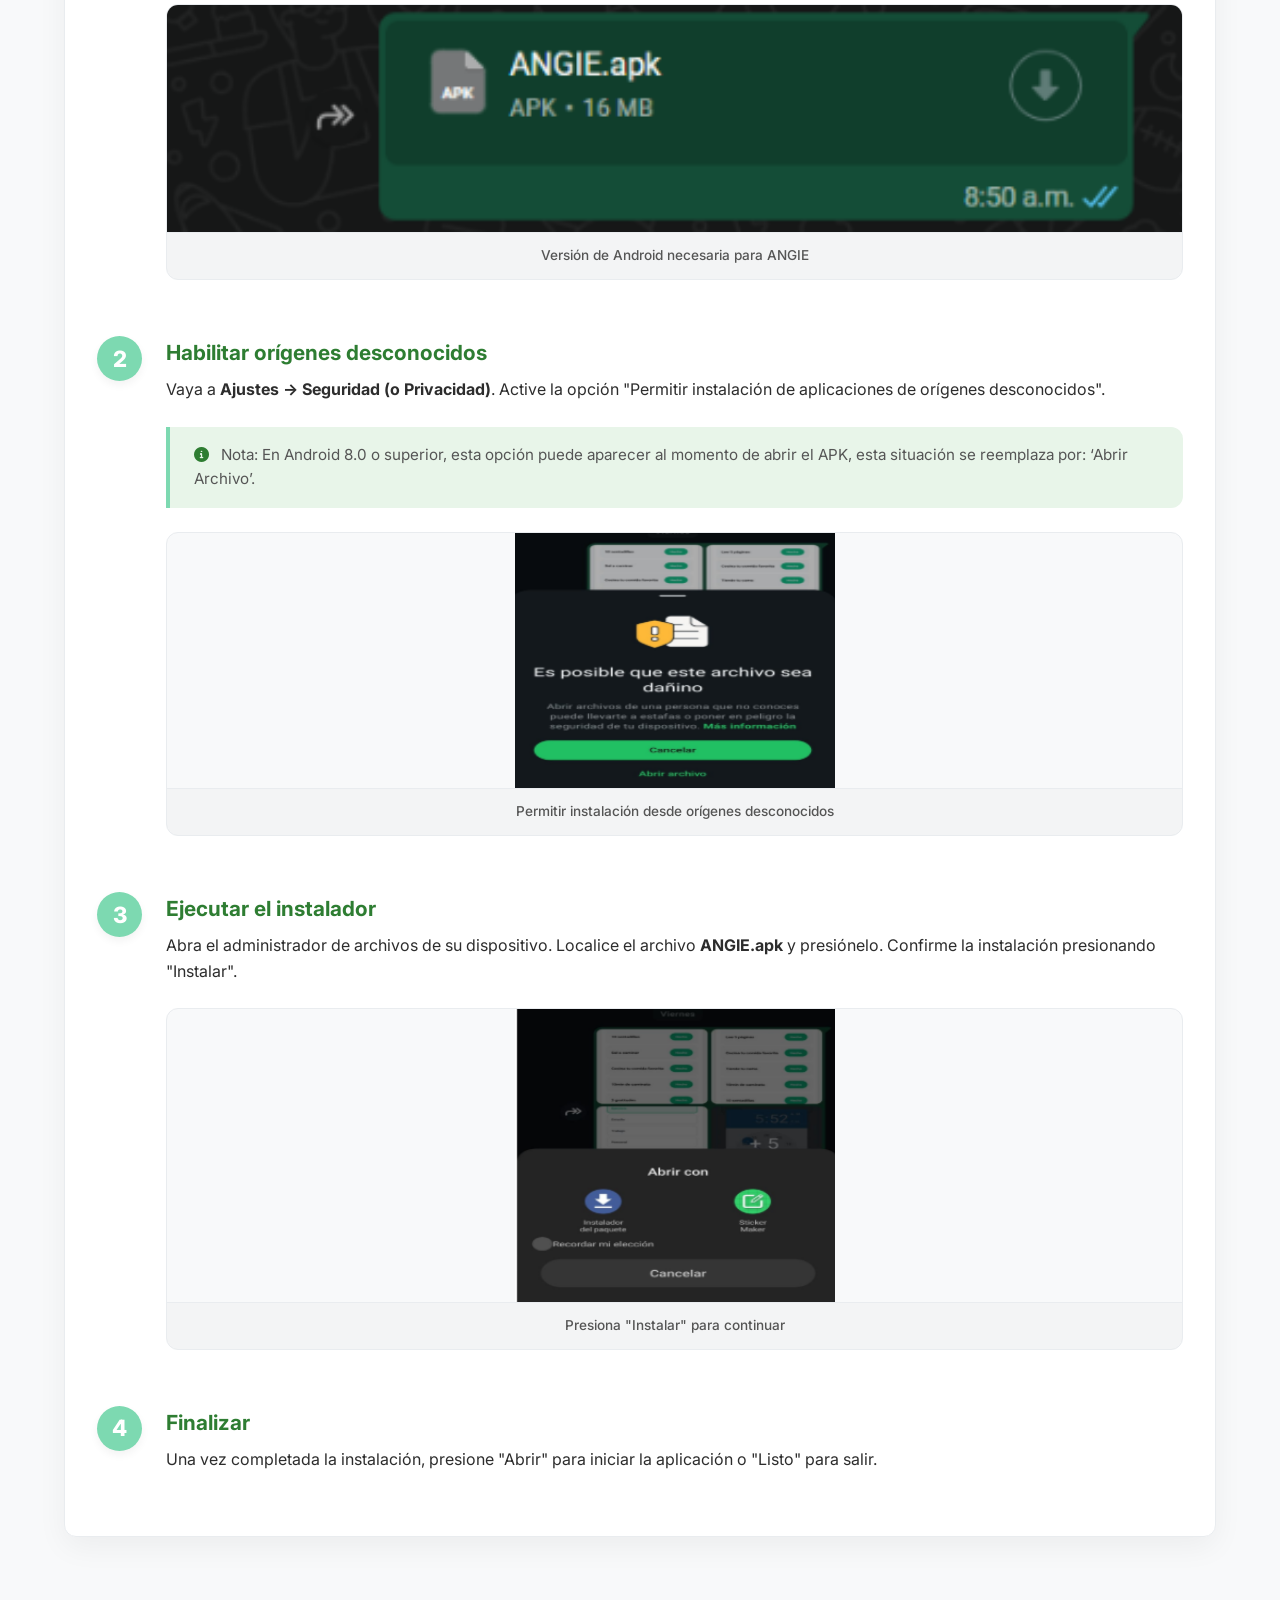
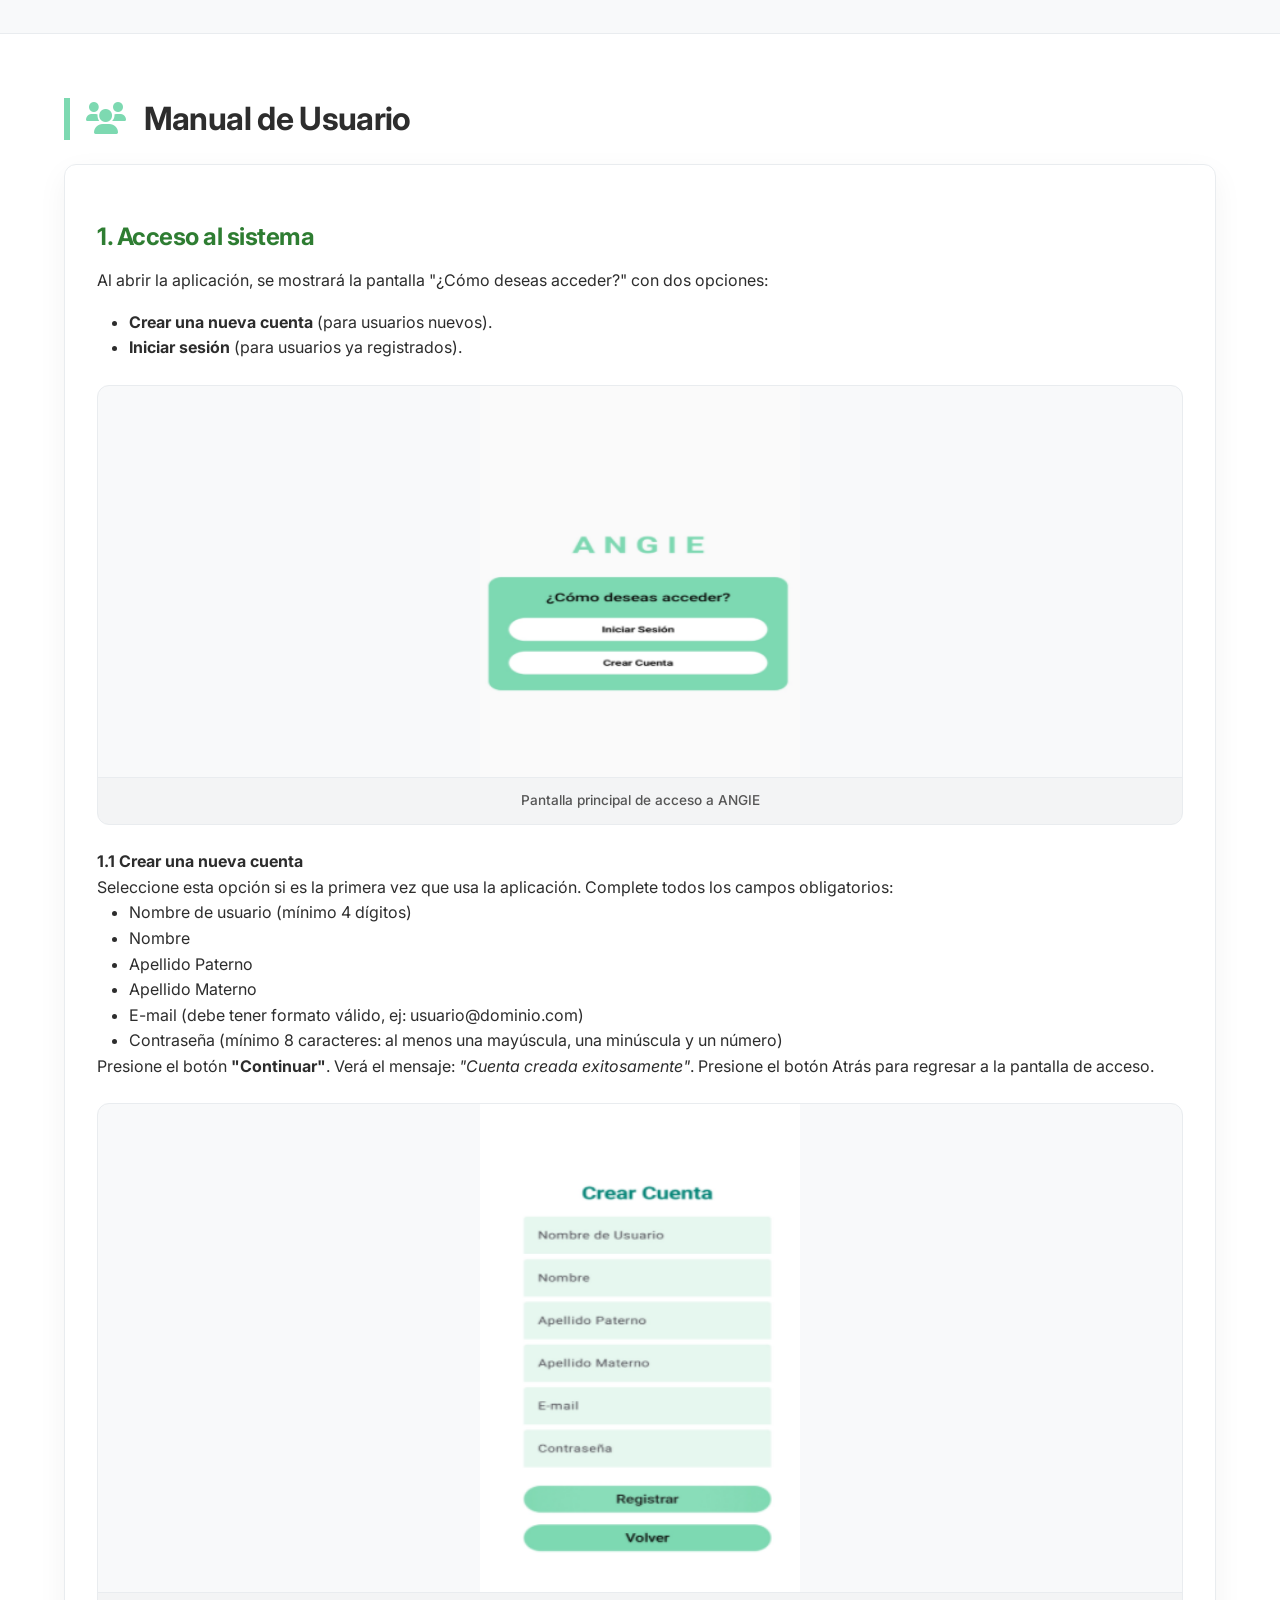
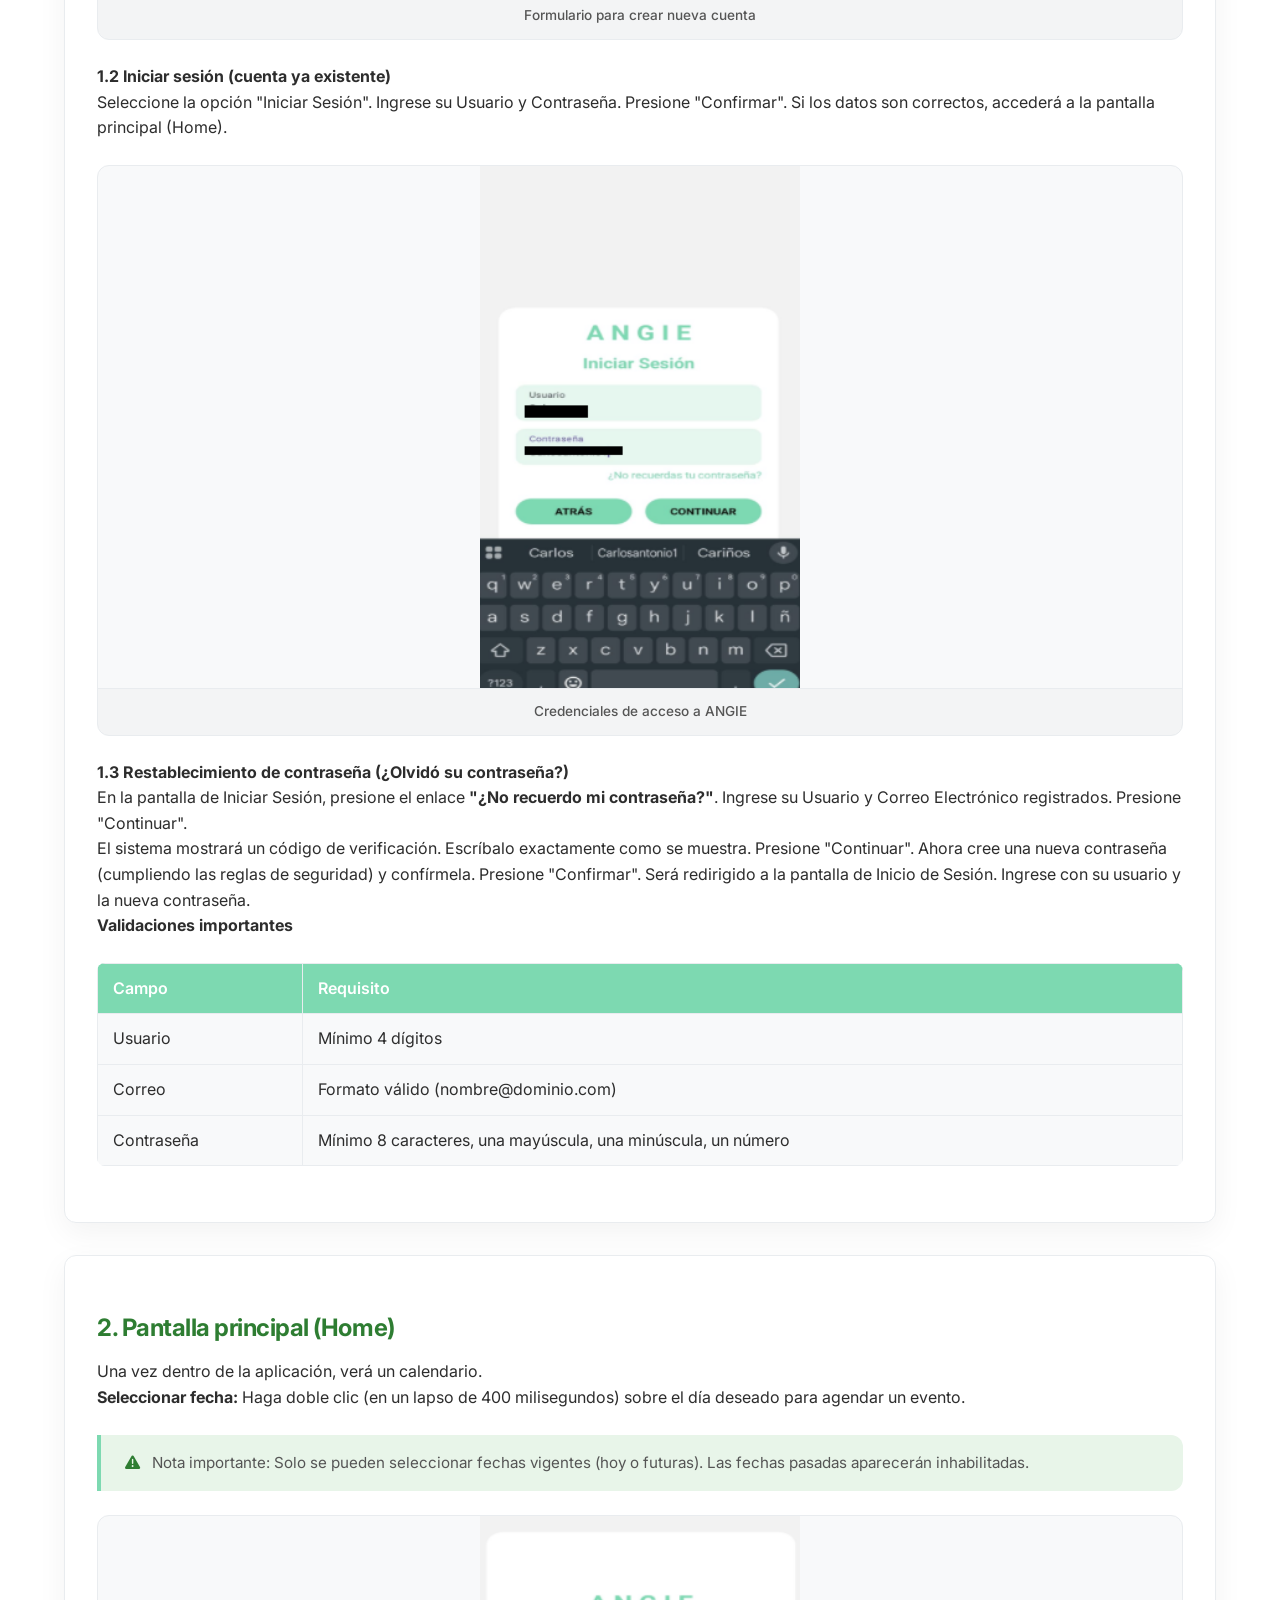
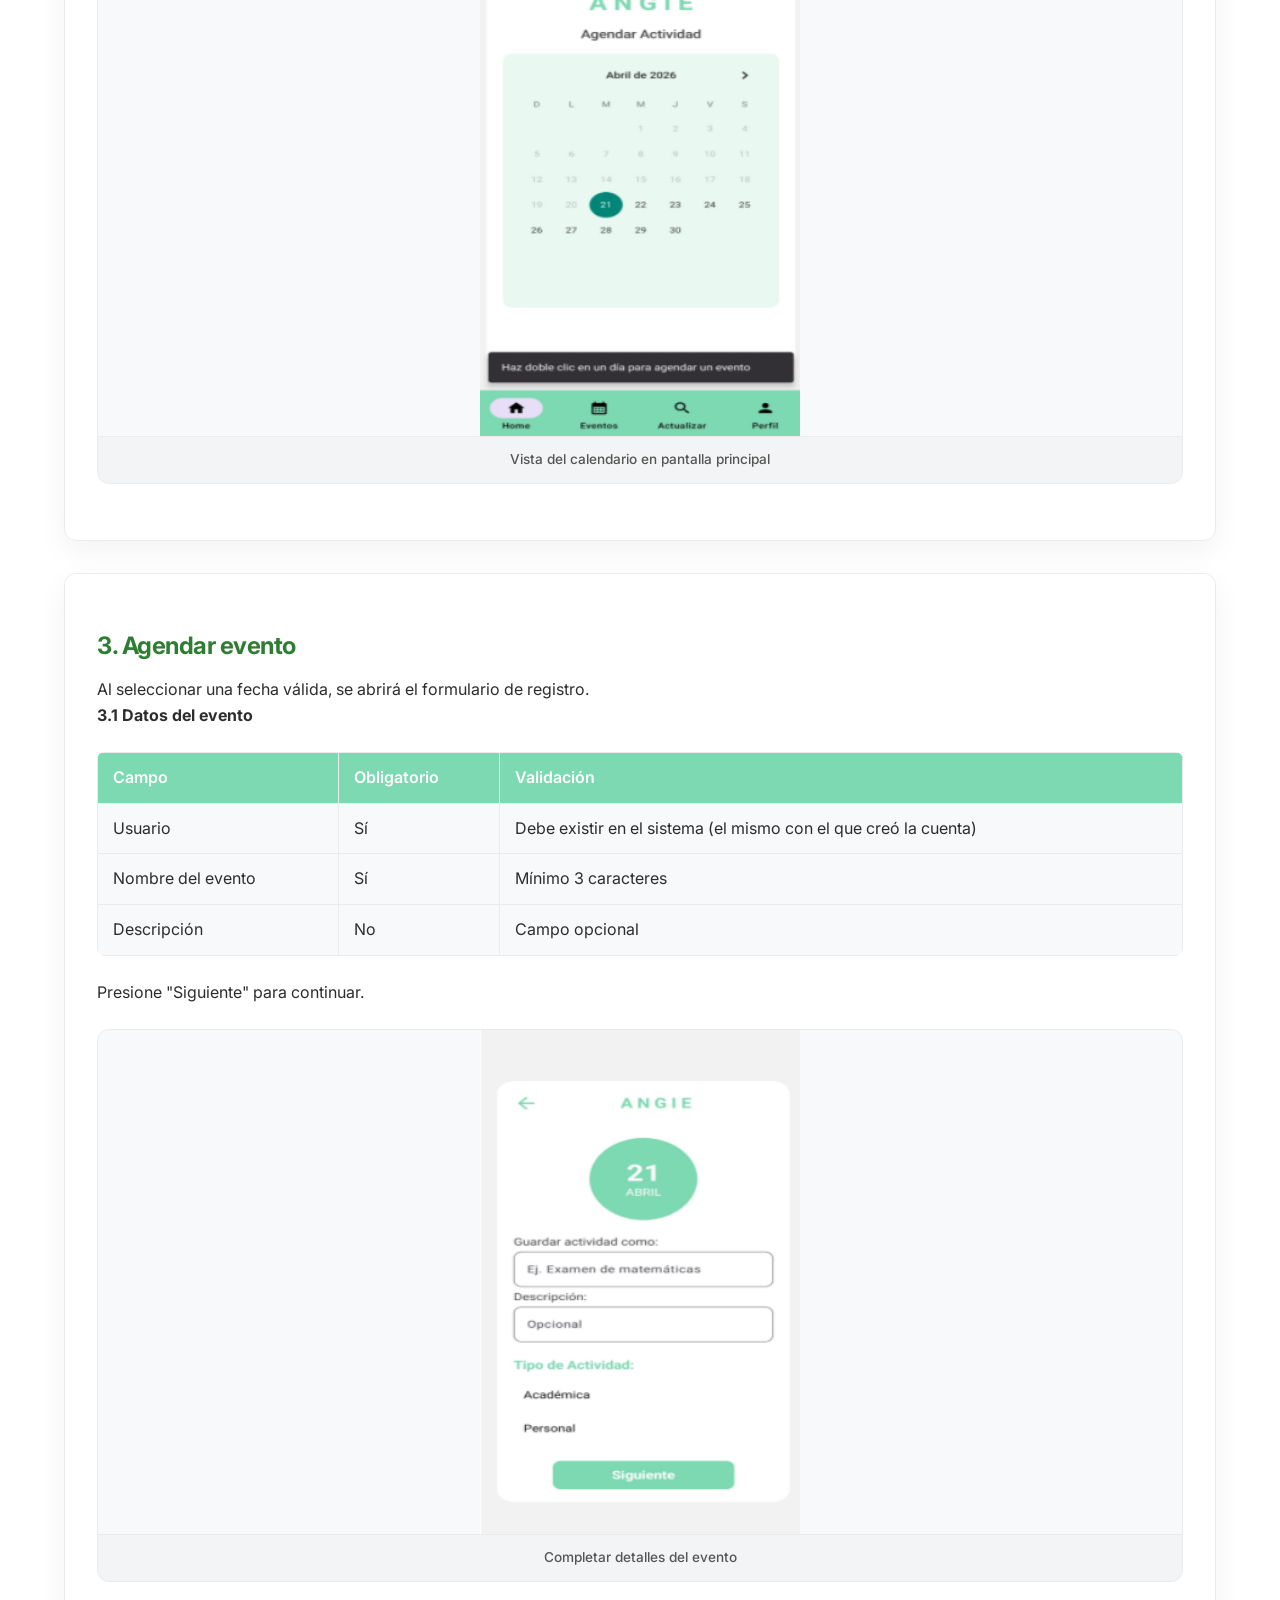
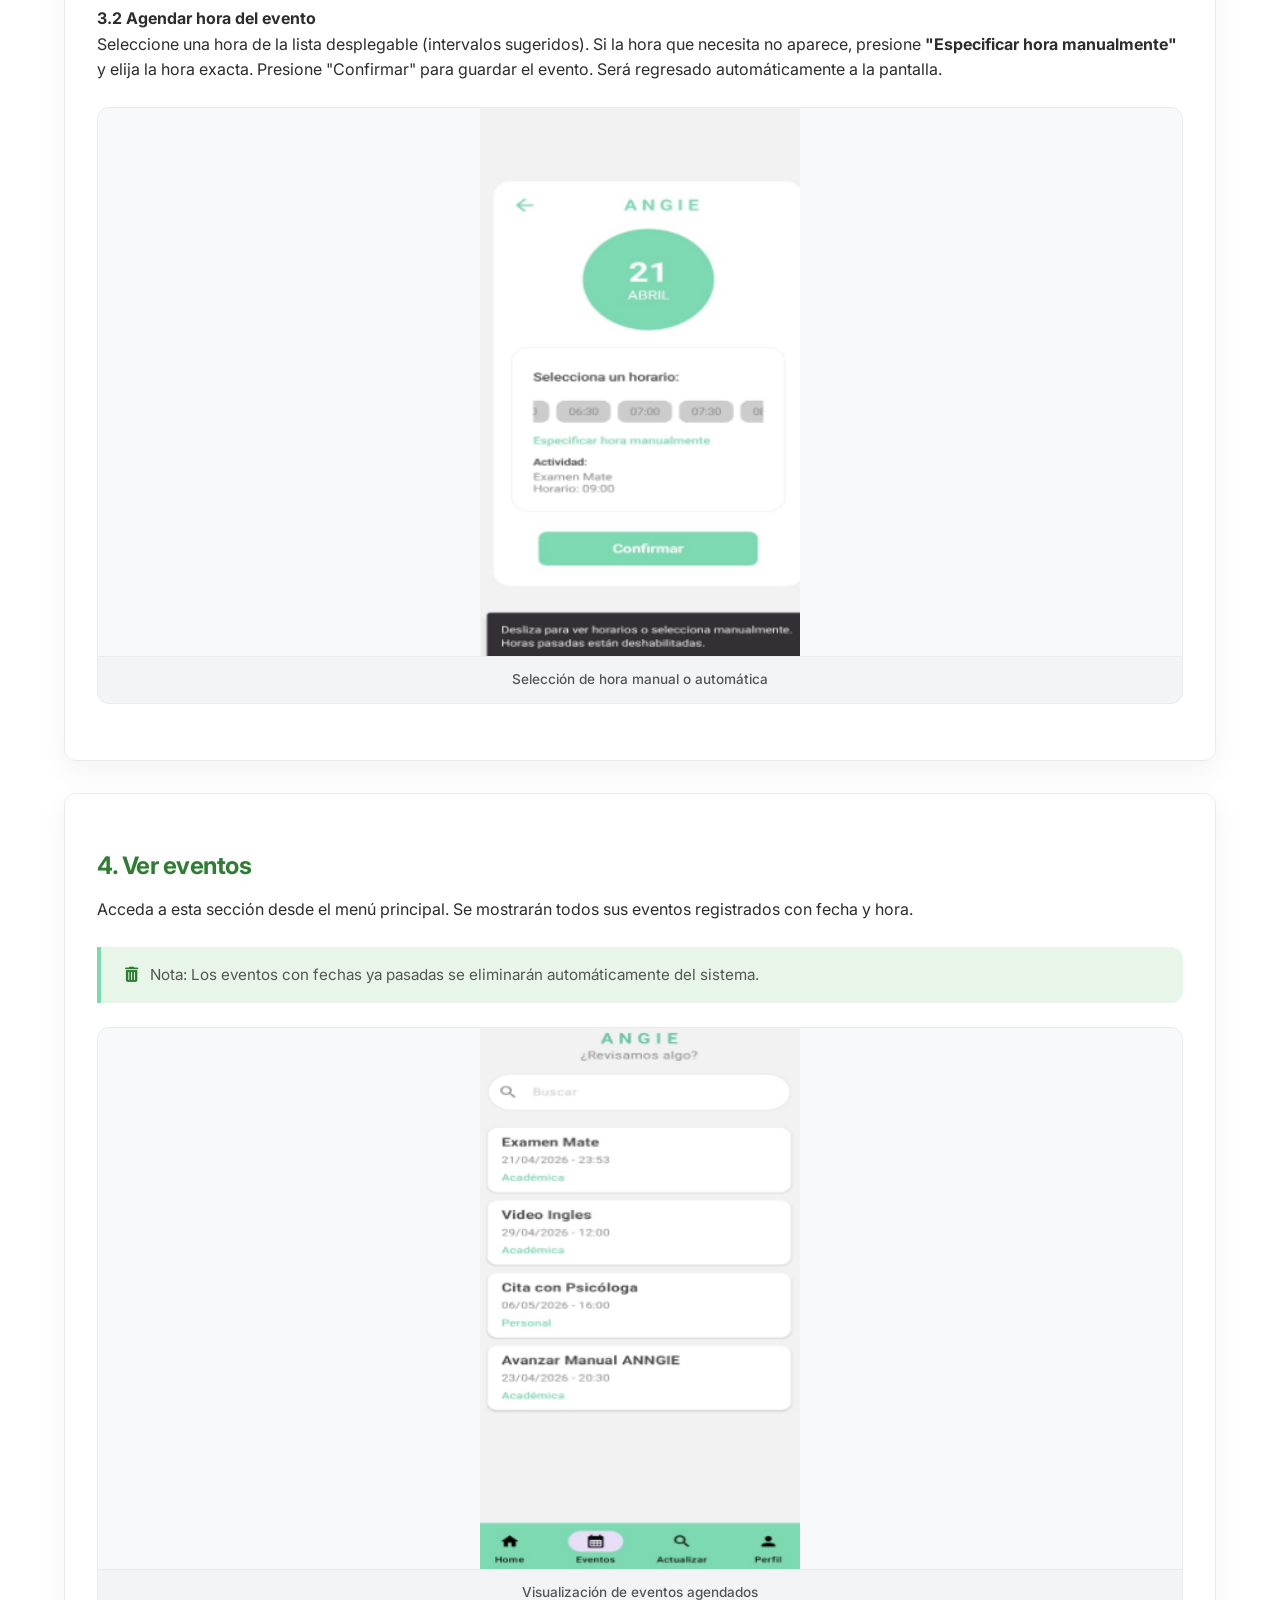
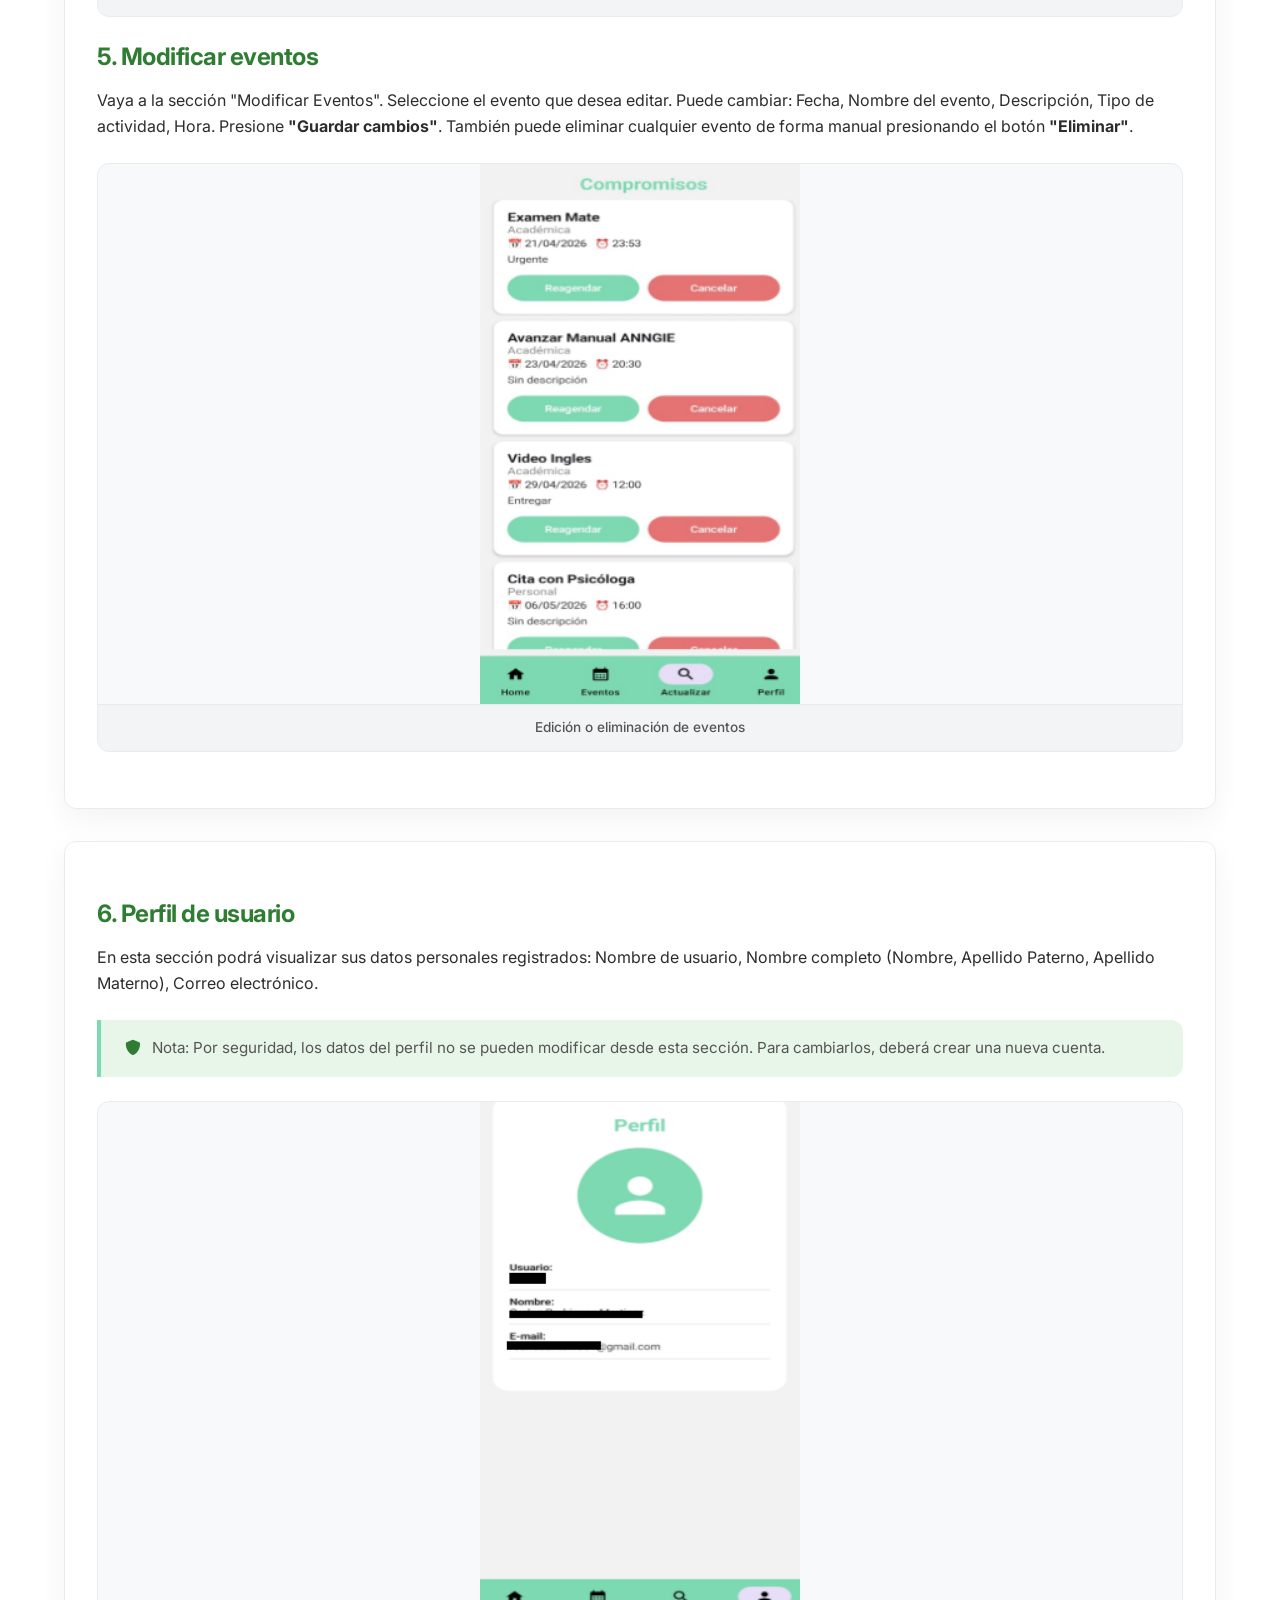
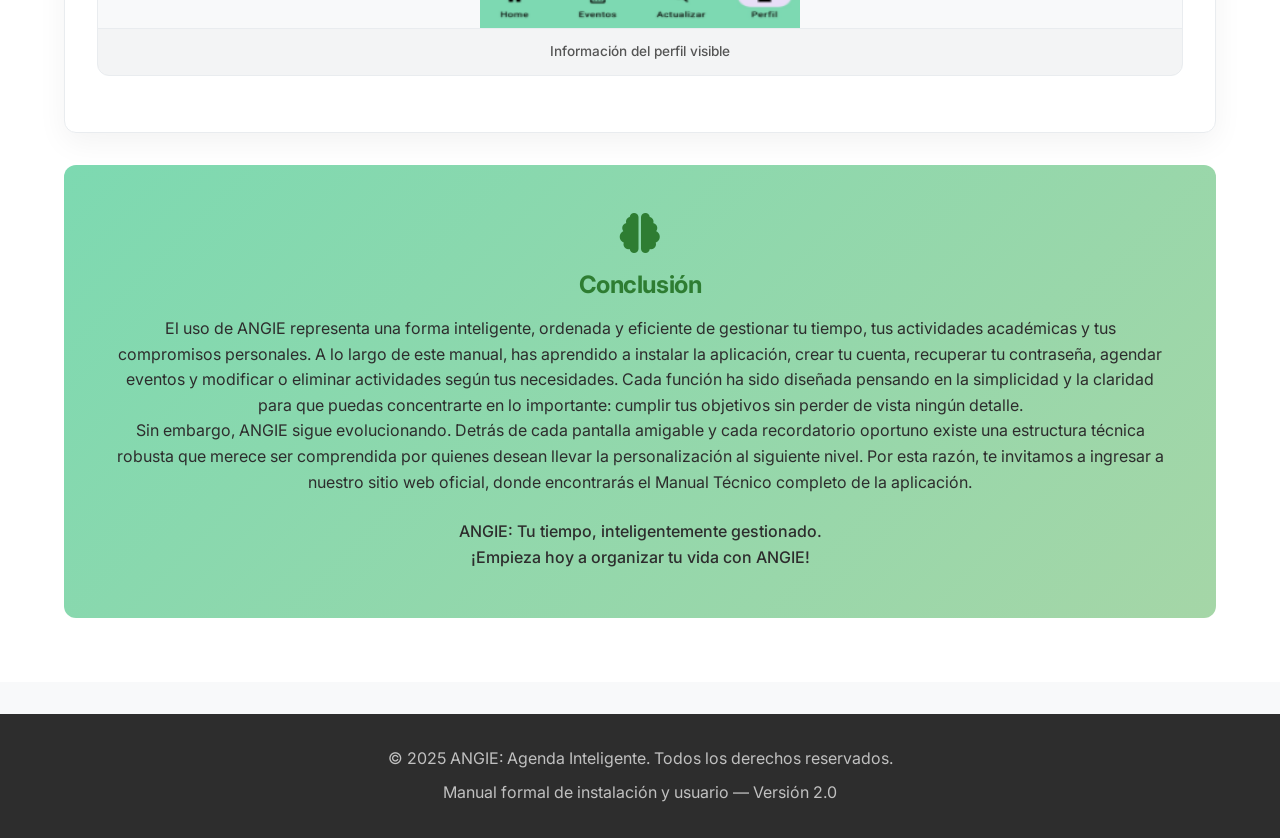
<file: angie/Angie.html>
<!DOCTYPE html>
<html lang="es">

<head>
    <meta charset="UTF-8">
    <meta name="viewport" content="width=device-width, initial-scale=1.0">
    <title>A N G I E: Agenda Inteligente - Manual de Instalación y Usuario</title>
    <!-- Estilos CSS -->
    <link rel="preconnect" href="https://fonts.googleapis.com">
    <link rel="preconnect" href="https://fonts.gstatic.com" crossorigin>
    <link
        href="https://fonts.googleapis.com/css2?family=Inter:opsz,wght@14..32,300;14..32,400;14..32,500;14..32,600;14..32,700;14..32,800&display=swap"
        rel="stylesheet">
    <!-- Font Awesome -->
    <link rel="stylesheet" href="https://cdnjs.cloudflare.com/ajax/libs/font-awesome/6.0.0-beta3/css/all.min.css">
    <!-- AOS Library -->
    <link href="https://unpkg.com/aos@2.3.1/dist/aos.css" rel="stylesheet">
    <style>
        /* ===== VARIABLES GLOBALES ===== */
        :root {
            --verde-oscuro: #2E7D32;
            --verde-claro: #A5D6A7;
            --verde-dominante: #7DD9B1;
            --texto-principal: #2D2D2D;
            --texto-secundario: #555555;
            --fondo-claro: #F8F9FA;
            --blanco: #FFFFFF;
            --gris-borde: #E9ECEF;
            --sombra-suave: 0 10px 30px rgba(0, 0, 0, 0.05);
            --sombra-media: 0 5px 15px rgba(0, 0, 0, 0.08);
            --border-radius: 12px;
        }

        * {
            margin: 0;
            padding: 0;
            box-sizing: border-box;
        }

        body {
            font-family: 'Inter', sans-serif;
            color: var(--texto-principal);
            background-color: var(--fondo-claro);
            line-height: 1.6;
            scroll-behavior: smooth;
        }

        .container {
            max-width: 1200px;
            margin: 0 auto;
            padding: 0 24px;
        }

        /* ===== TIPOGRAFÍA ===== */
        h1,
        h2,
        h3 {
            font-weight: 700;
            line-height: 1.3;
            letter-spacing: -0.02em;
        }

        h1 {
            font-size: 2.8rem;
            margin-bottom: 1rem;
            color: var(--texto-principal);
        }

        h2 {
            font-size: 2rem;
            margin-bottom: 1.5rem;
            border-left: 6px solid var(--verde-dominante);
            padding-left: 1rem;
        }

        h3 {
            font-size: 1.5rem;
            margin: 1.5rem 0 1rem 0;
            color: var(--verde-oscuro);
        }

        .section-subtitle {
            display: inline-block;
            font-size: 0.85rem;
            text-transform: uppercase;
            letter-spacing: 2px;
            color: var(--verde-oscuro);
            font-weight: 600;
            margin-bottom: 1rem;
        }

        /* ===== HEADER Y NAVEGACIÓN ===== */
        .site-header {
            background: var(--blanco);
            box-shadow: var(--sombra-media);
            position: sticky;
            top: 0;
            z-index: 100;
        }

        .main-header {
            padding: 1.2rem 0;
            border-bottom: 1px solid var(--gris-borde);
        }

        .header-content {
            display: flex;
            justify-content: space-between;
            align-items: center;
            flex-wrap: wrap;
            gap: 1rem;
        }

        .logo h1 {
            font-size: 1.8rem;
            margin-bottom: 0;
            border-left: none;
            padding-left: 0;
        }

        .logo-highlight {
            color: var(--verde-dominante);
        }

        .logo p {
            font-size: 0.8rem;
            color: var(--texto-secundario);
            letter-spacing: 1px;
        }

        .main-nav ul {
            display: flex;
            gap: 2rem;
            list-style: none;
        }

        .main-nav a {
            text-decoration: none;
            color: var(--texto-principal);
            font-weight: 500;
            transition: color 0.3s ease;
        }

        .main-nav a:hover {
            color: var(--verde-dominante);
        }

        /* ===== SECCIONES ===== */
        .section {
            padding: 4rem 0;
            border-bottom: 1px solid var(--gris-borde);
        }

        .section:last-child {
            border-bottom: none;
        }

        .bg-white {
            background-color: var(--blanco);
        }

        /* ===== TARJETAS Y CONTENEDORES ===== */
        .card {
            background: var(--blanco);
            border-radius: var(--border-radius);
            padding: 2rem;
            margin-bottom: 2rem;
            box-shadow: var(--sombra-suave);
            border: 1px solid var(--gris-borde);
        }

        .step {
            display: flex;
            gap: 1.5rem;
            margin-bottom: 2rem;
            align-items: flex-start;
            flex-wrap: wrap;
        }

        .step-number {
            background: var(--verde-dominante);
            color: white;
            width: 45px;
            height: 45px;
            border-radius: 50%;
            display: inline-flex;
            align-items: center;
            justify-content: center;
            font-weight: 800;
            font-size: 1.4rem;
            flex-shrink: 0;
            box-shadow: 0 4px 8px rgba(0, 0, 0, 0.05);
        }

        .step-content {
            flex: 1;
        }

        .step-content h4 {
            font-size: 1.3rem;
            margin-bottom: 0.5rem;
            color: var(--verde-oscuro);
        }

        /* ===== TABLAS ===== */
        .validation-table {
            width: 100%;
            border-collapse: collapse;
            margin: 1.5rem 0;
            background: var(--fondo-claro);
            border-radius: 8px;
            overflow: hidden;
        }

        .validation-table th,
        .validation-table td {
            border: 1px solid var(--gris-borde);
            padding: 12px 15px;
            text-align: left;
        }

        .validation-table th {
            background-color: var(--verde-dominante);
            color: white;
            font-weight: 600;
        }

        /* ===== NOTAS Y CITAS ===== */
        .note {
            background: #E8F5E9;
            border-left: 4px solid var(--verde-dominante);
            padding: 1rem 1.5rem;
            margin: 1.5rem 0;
            border-radius: 0 var(--border-radius) var(--border-radius) 0;
            font-size: 0.95rem;
            color: var(--texto-secundario);
        }

        .note i {
            color: var(--verde-oscuro);
            margin-right: 8px;
        }

        /* ===== CONTENEDOR DE IMÁGENES MEJORADO ===== */
        .image-container {
            background: var(--fondo-claro);
            border-radius: var(--border-radius);
            margin: 1.5rem 0;
            text-align: center;
            border: 1px solid var(--gris-borde);
            overflow: hidden;
            transition: all 0.2s ease;
        }

        .image-container img {
            width: 100%;
            height: auto;
            display: block;
            object-fit: contain;
            max-height: 550px;
        }

        /* Para imágenes verticales (portrait) se centran y no se deforman */
        .image-container.vertical img {
            max-width: 320px;
            margin: 0 auto;
        }

        /* Para imágenes horizontales ocupan todo el ancho disponible */
        .image-container.horizontal img {
            width: 100%;
            object-fit: cover;
            max-height: 450px;
        }

        .image-caption {
            padding: 0.75rem;
            font-size: 0.85rem;
            color: var(--texto-secundario);
            background: rgba(0, 0, 0, 0.02);
            border-top: 1px solid var(--gris-borde);
            font-weight: 500;
        }

        /* ===== CONCLUION Y FOOTER ===== */
        .conclusion-card {
            background: linear-gradient(135deg, var(--verde-dominante) 0%, #A5D6A7 100%);
            color: var(--texto-principal);
            text-align: center;
            padding: 3rem;
            border-radius: var(--border-radius);
            margin-top: 2rem;
        }

        .btn-link {
            display: inline-block;
            background-color: var(--verde-oscuro);
            color: white;
            padding: 12px 28px;
            border-radius: 50px;
            text-decoration: none;
            font-weight: 600;
            margin-top: 1rem;
            transition: transform 0.2s ease, background-color 0.2s;
        }

        .btn-link:hover {
            background-color: #1b5e20;
            transform: translateY(-2px);
        }

        .site-footer {
            background-color: var(--texto-principal);
            color: rgba(255, 255, 255, 0.7);
            text-align: center;
            padding: 2rem 0;
            margin-top: 2rem;
        }

        /* ===== RESPONSIVE ===== */
        @media (max-width: 768px) {
            .container {
                padding: 0 20px;
            }

            h1 {
                font-size: 2rem;
            }

            h2 {
                font-size: 1.6rem;
            }

            .header-content {
                flex-direction: column;
                text-align: center;
            }

            .main-nav ul {
                gap: 1rem;
                flex-wrap: wrap;
                justify-content: center;
            }

            .step {
                flex-direction: column;
            }

            .image-container.vertical img {
                max-width: 260px;
            }
        }
    </style>
</head>

<body>

    <header class="site-header">
        <div class="container">
            <div class="main-header">
                <div class="header-content">
                    <div class="logo">
                        <h1><span class="logo-highlight">A N G I E</span><br><span style="font-size:1rem;">Agenda
                                Inteligente</span></h1>
                    </div>
                    <nav class="main-nav">
                        <ul>
                            <li><a href="#instalacion">Instalación</a></li>
                            <li><a href="#usuario">Usuario</a></li>
                            <li><a href="ManualTecnico.html"><strong>Manual Técnico</strong></a></li>
                        </ul>
                    </nav>
                </div>
            </div>
        </div>
    </header>

    <main>
        <!-- SECCIÓN DE DESCARGA DE PDF  -->
        <section class="section bg-white">
            <div class="container">
                <div class="download-section" data-aos="fade-up"
                    style="background: linear-gradient(135deg, var(--verde-dominante) 0%, var(--verde-claro) 100%); border-radius: var(--border-radius); padding: 2rem; text-align: center; margin-bottom: 2rem;">
                    <i class="fas fa-file-pdf"
                        style="font-size: 2.5rem; color: var(--verde-oscuro); margin-bottom: 1rem; display: block;"></i>
                    <h3 style="margin-top: 0; color: var(--verde-oscuro);">Descargar Manual de Instalación y Usuario
                    </h3>
                    <p style="margin-bottom: 1.5rem;">Obtén el documento completo en formato PDF para consulta offline o
                        impresión.</p>
                    <a href="#" class="download-btn" id="downloadUserBtn"
                        style="display: inline-flex; align-items: center; gap: 12px; background-color: var(--verde-oscuro); color: white; padding: 14px 32px; border-radius: 50px; text-decoration: none; font-weight: 700; transition: transform 0.2s;">
                        <i class="fas fa-download"></i> Descargar PDF (Manual de Usuario)
                    </a>
                </div>
            </div>
        </section>
        <!-- INTRO / OBJETIVO -->
        <section class="section bg-white">
            <div class="container">
                <div data-aos="fade-up">
                    <span class="section-subtitle">Bienvenido a ANGIE</span>
                    <h1>Manual de Instalación y Usuario</h1>
                    <p style="font-size: 1.2rem; color: var(--texto-secundario); margin-bottom: 1rem;">El presente
                        manual tiene como objetivo guiar al usuario final en el proceso de instalación de la aplicación
                        “ANGIE: AGENDA INTELIGENTE” en su dispositivo Android, así como proporcionar una guía clara y
                        detallada sobre el uso de todas sus funciones. Al finalizar la lectura, el usuario podrá
                        gestionar su cuenta, agendar eventos, modificarlos y administrar su agenda de manera eficiente.
                    </p>
                </div>
            </div>
        </section>

        <!-- ===== MANUAL DE INSTALACIÓN ===== -->
        <section id="instalacion" class="section">
            <div class="container">
                <div data-aos="fade-right">
                    <h2><i class="fas fa-download" style="margin-right: 12px; color: var(--verde-dominante);"></i>
                        Manual de Instalación</h2>
                    <p>La aplicación se distribuye mediante un archivo APK (Android Package Kit). Siga estos pasos para
                        instalarla correctamente en su dispositivo.</p>
                </div>

                <div class="card" data-aos="fade-up">
                    <h3>Requisitos previos</h3>
                    <ul style="margin-left: 1.5rem;">
                        <li>Dispositivo con sistema operativo Android versión 5.0 o superior.</li>
                        <li>Permitir la instalación de aplicaciones de orígenes desconocidos.</li>
                    </ul>
                </div>

                <div class="card" data-aos="fade-up">
                    <h3>Pasos de instalación</h3>

                    <div class="step">
                        <div class="step-number">1</div>
                        <div class="step-content">
                            <h4>Transferir el archivo APK</h4>
                            <p>Copie el archivo <strong>ANGIE.apk</strong> a la memoria interna de su dispositivo o a
                                una tarjeta SD.</p>
                            <div class="note"><i class="fas fa-info-circle"></i> Nota: Este paso puede omitirse, debido
                                a que el proceso de instalación difiere en Android 8.0 o superior. Solo basta con
                                localizar el APK y activar la instalación.</div>
                            <!-- Imagen ejemplo horizontal -->
                            <div class="image-container horizontal">
                                <img src="./img/img-apk.png" alt="Requisitos previos Android">
                                <div class="image-caption">Versión de Android necesaria para ANGIE</div>
                            </div>
                        </div>
                    </div>

                    <div class="step">
                        <div class="step-number">2</div>
                        <div class="step-content">
                            <h4>Habilitar orígenes desconocidos</h4>
                            <p>Vaya a <strong>Ajustes → Seguridad (o Privacidad)</strong>. Active la opción "Permitir
                                instalación de aplicaciones de orígenes desconocidos".</p>
                            <div class="note"><i class="fas fa-info-circle"></i> Nota: En Android 8.0 o superior, esta
                                opción puede aparecer al momento de abrir el APK, esta situación se reemplaza por:
                                ‘Abrir Archivo’.</div>
                            <div class="image-container vertical">
                                <img src="./img/img-Per.png" alt="Activación de orígenes desconocidos">
                                <div class="image-caption">Permitir instalación desde orígenes desconocidos</div>
                            </div>
                        </div>
                    </div>

                    <div class="step">
                        <div class="step-number">3</div>
                        <div class="step-content">
                            <h4>Ejecutar el instalador</h4>
                            <p>Abra el administrador de archivos de su dispositivo. Localice el archivo
                                <strong>ANGIE.apk</strong> y presiónelo. Confirme la instalación presionando "Instalar".
                            </p>
                            <div class="image-container vertical">
                                <img src="./img/img-Ins.png" alt="Confirmación de instalación">
                                <div class="image-caption">Presiona "Instalar" para continuar</div>
                            </div>
                        </div>
                    </div>

                    <div class="step">
                        <div class="step-number">4</div>
                        <div class="step-content">
                            <h4>Finalizar</h4>
                            <p>Una vez completada la instalación, presione "Abrir" para iniciar la aplicación o "Listo"
                                para salir.</p>
                        </div>
                    </div>
                </div>
            </div>
        </section>

        <!-- ===== MANUAL DE USUARIO ===== -->
        <section id="usuario" class="section bg-white">
            <div class="container">
                <div data-aos="fade-right">
                    <h2><i class="fas fa-users" style="margin-right: 12px; color: var(--verde-dominante);"></i> Manual
                        de Usuario</h2>
                </div>

                <!-- 1. Acceso al sistema -->
                <div class="card" data-aos="fade-up">
                    <h3>1. Acceso al sistema</h3>
                    <p>Al abrir la aplicación, se mostrará la pantalla "¿Cómo deseas acceder?" con dos opciones:</p>
                    <ul style="margin: 1rem 0 1rem 2rem;">
                        <li><strong>Crear una nueva cuenta</strong> (para usuarios nuevos).</li>
                        <li><strong>Iniciar sesión</strong> (para usuarios ya registrados).</li>
                    </ul>
                    <div class="image-container vertical">
                        <img src="./img/img1-Inicio.png" alt="Pantalla de acceso inicial">
                        <div class="image-caption">Pantalla principal de acceso a ANGIE</div>
                    </div>

                    <h4>1.1 Crear una nueva cuenta</h4>
                    <p>Seleccione esta opción si es la primera vez que usa la aplicación. Complete todos los campos
                        obligatorios:</p>
                    <ul style="margin-left: 2rem;">
                        <li>Nombre de usuario (mínimo 4 dígitos)</li>
                        <li>Nombre</li>
                        <li>Apellido Paterno</li>
                        <li>Apellido Materno</li>
                        <li>E-mail (debe tener formato válido, ej: usuario@dominio.com)</li>
                        <li>Contraseña (mínimo 8 caracteres: al menos una mayúscula, una minúscula y un número)</li>
                    </ul>
                    <p>Presione el botón <strong>"Continuar"</strong>. Verá el mensaje: <em>"Cuenta creada
                            exitosamente"</em>. Presione el botón Atrás para regresar a la pantalla de acceso.</p>
                    <div class="image-container vertical">
                        <img src="./img/img1-CrearC.png" alt="Formulario de registro">
                        <div class="image-caption">Formulario para crear nueva cuenta</div>
                    </div>

                    <h4>1.2 Iniciar sesión (cuenta ya existente)</h4>
                    <p>Seleccione la opción "Iniciar Sesión". Ingrese su Usuario y Contraseña. Presione "Confirmar". Si
                        los datos son correctos, accederá a la pantalla principal (Home).</p>
                    <div class="image-container vertical">
                        <img src="./img/img1-UsuarioE.png" alt="Pantalla de inicio de sesión">
                        <div class="image-caption">Credenciales de acceso a ANGIE</div>
                    </div>

                    <h4>1.3 Restablecimiento de contraseña (¿Olvidó su contraseña?)</h4>
                    <p>En la pantalla de Iniciar Sesión, presione el enlace <strong>"¿No recuerdo mi
                            contraseña?"</strong>. Ingrese su Usuario y Correo Electrónico registrados. Presione
                        "Continuar".</p>
                    <p>El sistema mostrará un código de verificación. Escríbalo exactamente como se muestra. Presione
                        "Continuar". Ahora cree una nueva contraseña (cumpliendo las reglas de seguridad) y confírmela.
                        Presione "Confirmar". Será redirigido a la pantalla de Inicio de Sesión. Ingrese con su usuario
                        y la nueva contraseña.</p>

                    <h4>Validaciones importantes</h4>
                    <table class="validation-table">
                        <thead>
                            <tr>
                                <th>Campo</th>
                                <th>Requisito</th>
                            </tr>
                        </thead>
                        <tbody>
                            <tr>
                                <td>Usuario</td>
                                <td>Mínimo 4 dígitos</td>
                            </tr>
                            <tr>
                                <td>Correo</td>
                                <td>Formato válido (nombre@dominio.com)</td>
                            </tr>
                            <tr>
                                <td>Contraseña</td>
                                <td>Mínimo 8 caracteres, una mayúscula, una minúscula, un número</td>
                            </tr>
                        </tbody>
                    </table>
                </div>

                <!-- 2. Pantalla principal (Home) -->
                <div class="card" data-aos="fade-up">
                    <h3>2. Pantalla principal (Home)</h3>
                    <p>Una vez dentro de la aplicación, verá un calendario.</p>
                    <p><strong>Seleccionar fecha:</strong> Haga doble clic (en un lapso de 400 milisegundos) sobre el
                        día deseado para agendar un evento.</p>
                    <div class="note"><i class="fas fa-exclamation-triangle"></i> Nota importante: Solo se pueden
                        seleccionar fechas vigentes (hoy o futuras). Las fechas pasadas aparecerán inhabilitadas.</div>
                    <div class="image-container vertical">
                        <img src="./img/img2-inicio.png" alt="Calendario principal de ANGIE">
                        <div class="image-caption">Vista del calendario en pantalla principal</div>
                    </div>
                </div>

                <!-- 3. Agendar evento -->
                <div class="card" data-aos="fade-up">
                    <h3>3. Agendar evento</h3>
                    <p>Al seleccionar una fecha válida, se abrirá el formulario de registro.</p>
                    <h4>3.1 Datos del evento</h4>
                    <table class="validation-table">
                        <thead>
                            <tr>
                                <th>Campo</th>
                                <th>Obligatorio</th>
                                <th>Validación</th>
                            </tr>
                        </thead>
                        <tbody>
                            <tr>
                                <td>Usuario</td>
                                <td>Sí</td>
                                <td>Debe existir en el sistema (el mismo con el que creó la cuenta)</td>
                            </tr>
                            <tr>
                                <td>Nombre del evento</td>
                                <td>Sí</td>
                                <td>Mínimo 3 caracteres</td>
                            </tr>
                            <tr>
                                <td>Descripción</td>
                                <td>No</td>
                                <td>Campo opcional</td>
                            </tr>
                        </tbody>
                    </table>
                    <p>Presione "Siguiente" para continuar.</p>
                    <div class="image-container vertical">
                        <img src="./img/img2-EventoA1.png" alt="Formulario de datos del evento">
                        <div class="image-caption">Completar detalles del evento</div>
                    </div>

                    <h4>3.2 Agendar hora del evento</h4>
                    <p>Seleccione una hora de la lista desplegable (intervalos sugeridos). Si la hora que necesita no
                        aparece, presione <strong>"Especificar hora manualmente"</strong> y elija la hora exacta.
                        Presione "Confirmar" para guardar el evento. Será regresado automáticamente a la pantalla.</p>
                    <div class="image-container vertical">
                        <img src="./img/img2-AgendaEvento2.png" alt="Selector de hora para evento">
                        <div class="image-caption">Selección de hora manual o automática</div>
                    </div>
                </div>

                <!-- 4. Ver eventos / 5. Modificar eventos -->
                <div class="card" data-aos="fade-up">
                    <h3>4. Ver eventos</h3>
                    <p>Acceda a esta sección desde el menú principal. Se mostrarán todos sus eventos registrados con
                        fecha y hora.</p>
                    <div class="note"><i class="fas fa-trash-alt"></i> Nota: Los eventos con fechas ya pasadas se
                        eliminarán automáticamente del sistema.</div>
                    <div class="image-container vertical">
                        <img src="./img/img3-ListaEventos.png" alt="Lista de eventos">
                        <div class="image-caption">Visualización de eventos agendados</div>
                    </div>

                    <h3>5. Modificar eventos</h3>
                    <p>Vaya a la sección "Modificar Eventos". Seleccione el evento que desea editar. Puede cambiar:
                        Fecha, Nombre del evento, Descripción, Tipo de actividad, Hora. Presione <strong>"Guardar
                            cambios"</strong>. También puede eliminar cualquier evento de forma manual presionando el
                        botón <strong>"Eliminar"</strong>.</p>
                    <div class="image-container vertical">
                        <img src="./img/img3-Modificar.png" alt="Pantalla de modificación de eventos">
                        <div class="image-caption">Edición o eliminación de eventos</div>
                    </div>
                </div>

                <!-- 6. Perfil de usuario y Conclusión -->
                <div class="card" data-aos="fade-up">
                    <h3>6. Perfil de usuario</h3>
                    <p>En esta sección podrá visualizar sus datos personales registrados: Nombre de usuario, Nombre
                        completo (Nombre, Apellido Paterno, Apellido Materno), Correo electrónico.</p>
                    <div class="note"><i class="fas fa-shield-alt"></i> Nota: Por seguridad, los datos del perfil no se
                        pueden modificar desde esta sección. Para cambiarlos, deberá crear una nueva cuenta.</div>
                    <div class="image-container vertical">
                        <img src="./img/img4-Perfil.png" alt="Perfil de usuario">
                        <div class="image-caption">Información del perfil visible</div>
                    </div>
                </div>

                <div class="conclusion-card" data-aos="zoom-in">
                    <i class="fas fa-brain"
                        style="font-size: 2.5rem; margin-bottom: 1rem; color: var(--verde-oscuro);"></i>
                    <h3 style="color: var(--verde-oscuro); margin-top: 0;">Conclusión</h3>
                    <p>El uso de ANGIE representa una forma inteligente, ordenada y eficiente de gestionar tu tiempo,
                        tus actividades académicas y tus compromisos personales. A lo largo de este manual, has
                        aprendido a instalar la aplicación, crear tu cuenta, recuperar tu contraseña, agendar eventos y
                        modificar o eliminar actividades según tus necesidades. Cada función ha sido diseñada pensando
                        en la simplicidad y la claridad para que puedas concentrarte en lo importante: cumplir tus
                        objetivos sin perder de vista ningún detalle.</p>
                    <p>Sin embargo, ANGIE sigue evolucionando. Detrás de cada pantalla amigable y cada recordatorio
                        oportuno existe una estructura técnica robusta que merece ser comprendida por quienes desean
                        llevar la personalización al siguiente nivel. Por esta razón, te invitamos a ingresar a nuestro
                        sitio web oficial, donde encontrarás el Manual Técnico completo de la aplicación.</p>
                    <p style="margin-top: 1.5rem; font-weight: 500;">ANGIE: Tu tiempo, inteligentemente gestionado. <br>
                        ¡Empieza hoy a organizar tu vida con ANGIE!</p>
                </div>
            </div>
        </section>
    </main>

    <footer class="site-footer">
        <div class="container">
            <p>&copy; 2025 ANGIE: Agenda Inteligente. Todos los derechos reservados.</p>
            <p style="margin-top: 0.5rem;">Manual formal de instalación y usuario — Versión 2.0</p>
        </div>
    </footer>

    <script src="https://unpkg.com/aos@2.3.1/dist/aos.js"></script>
    <script>
        AOS.init({
            duration: 800,
            once: true,
            offset: 100
        });
    </script>
    <script>
        document.getElementById('downloadUserBtn')?.addEventListener('click', function (e) {
            e.preventDefault();
            window.location.href = "file:///C:/Users/todop/OneDrive/Documentos/Advertisement_EsauOC_RamiroLS_JorgeLH_EricAM_CarlosRM_SJ.pdf";
        });
    </script>
</body>

</html>
</file>
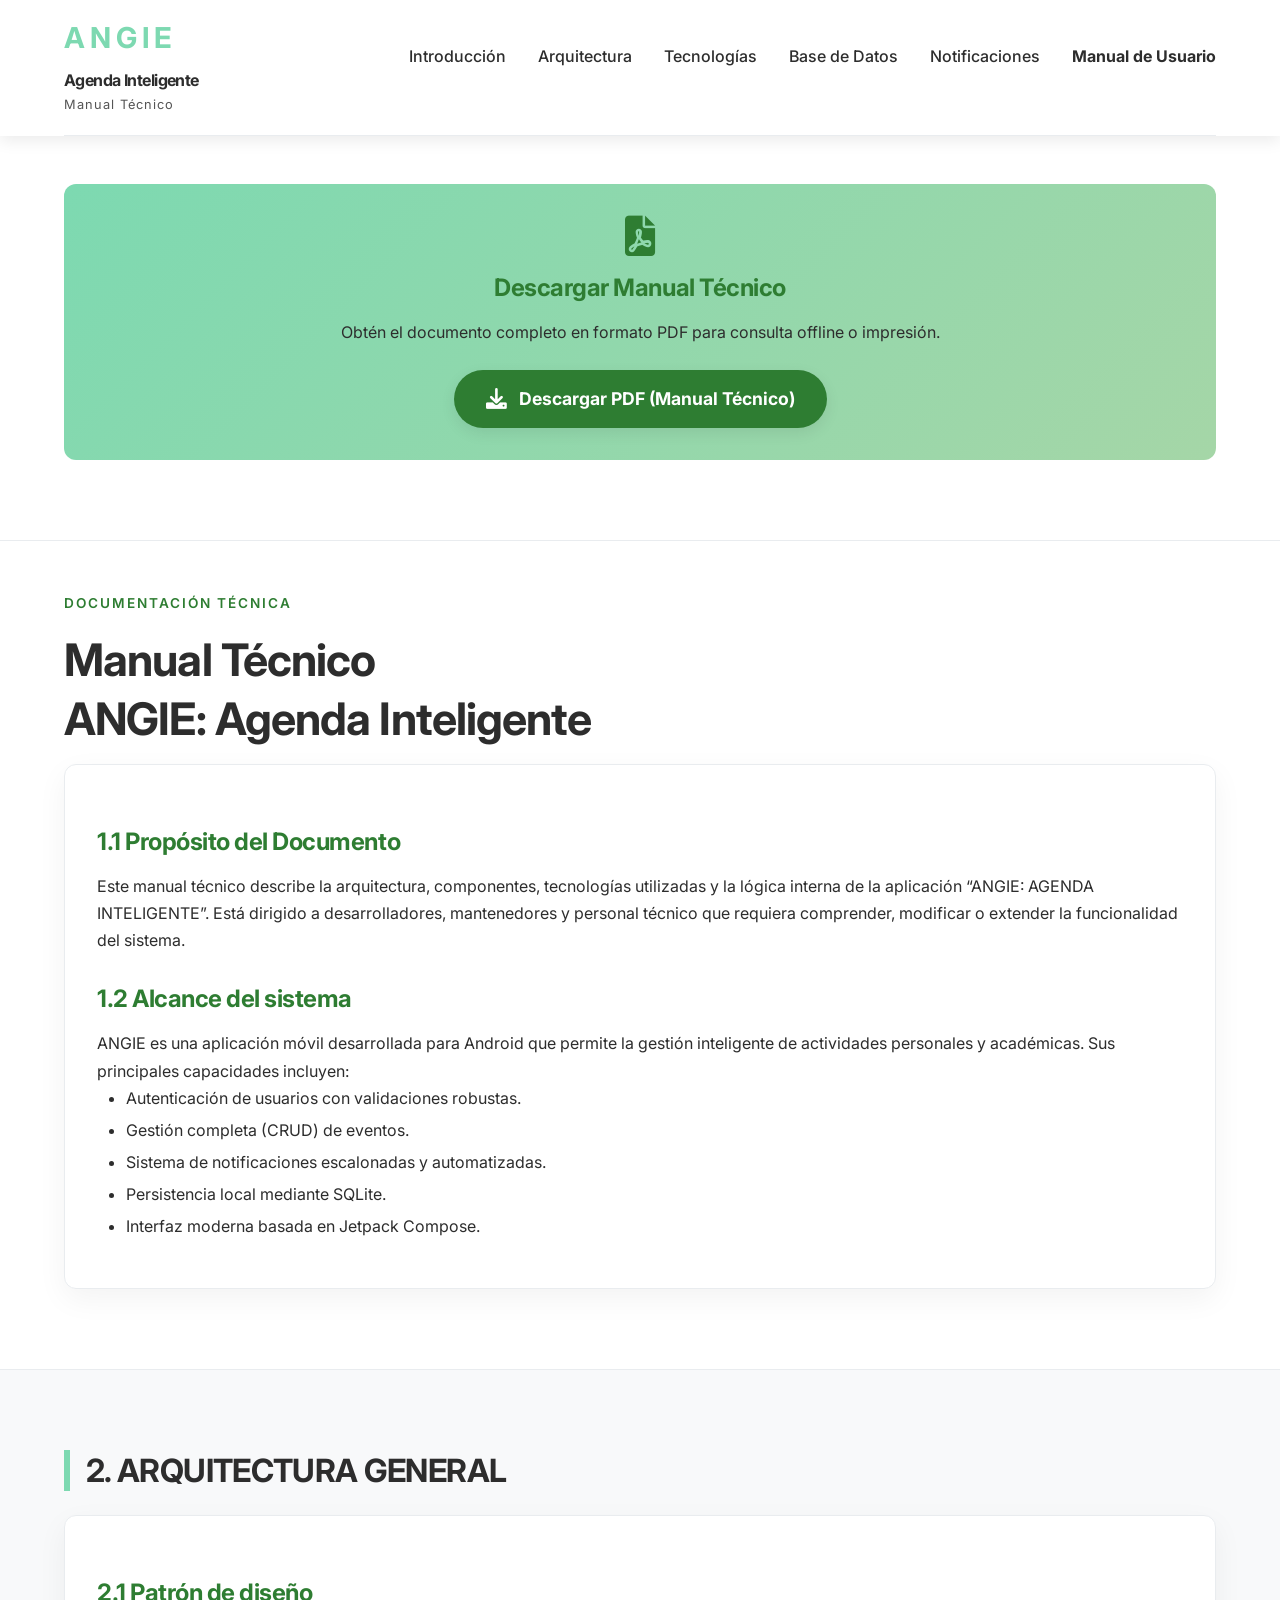
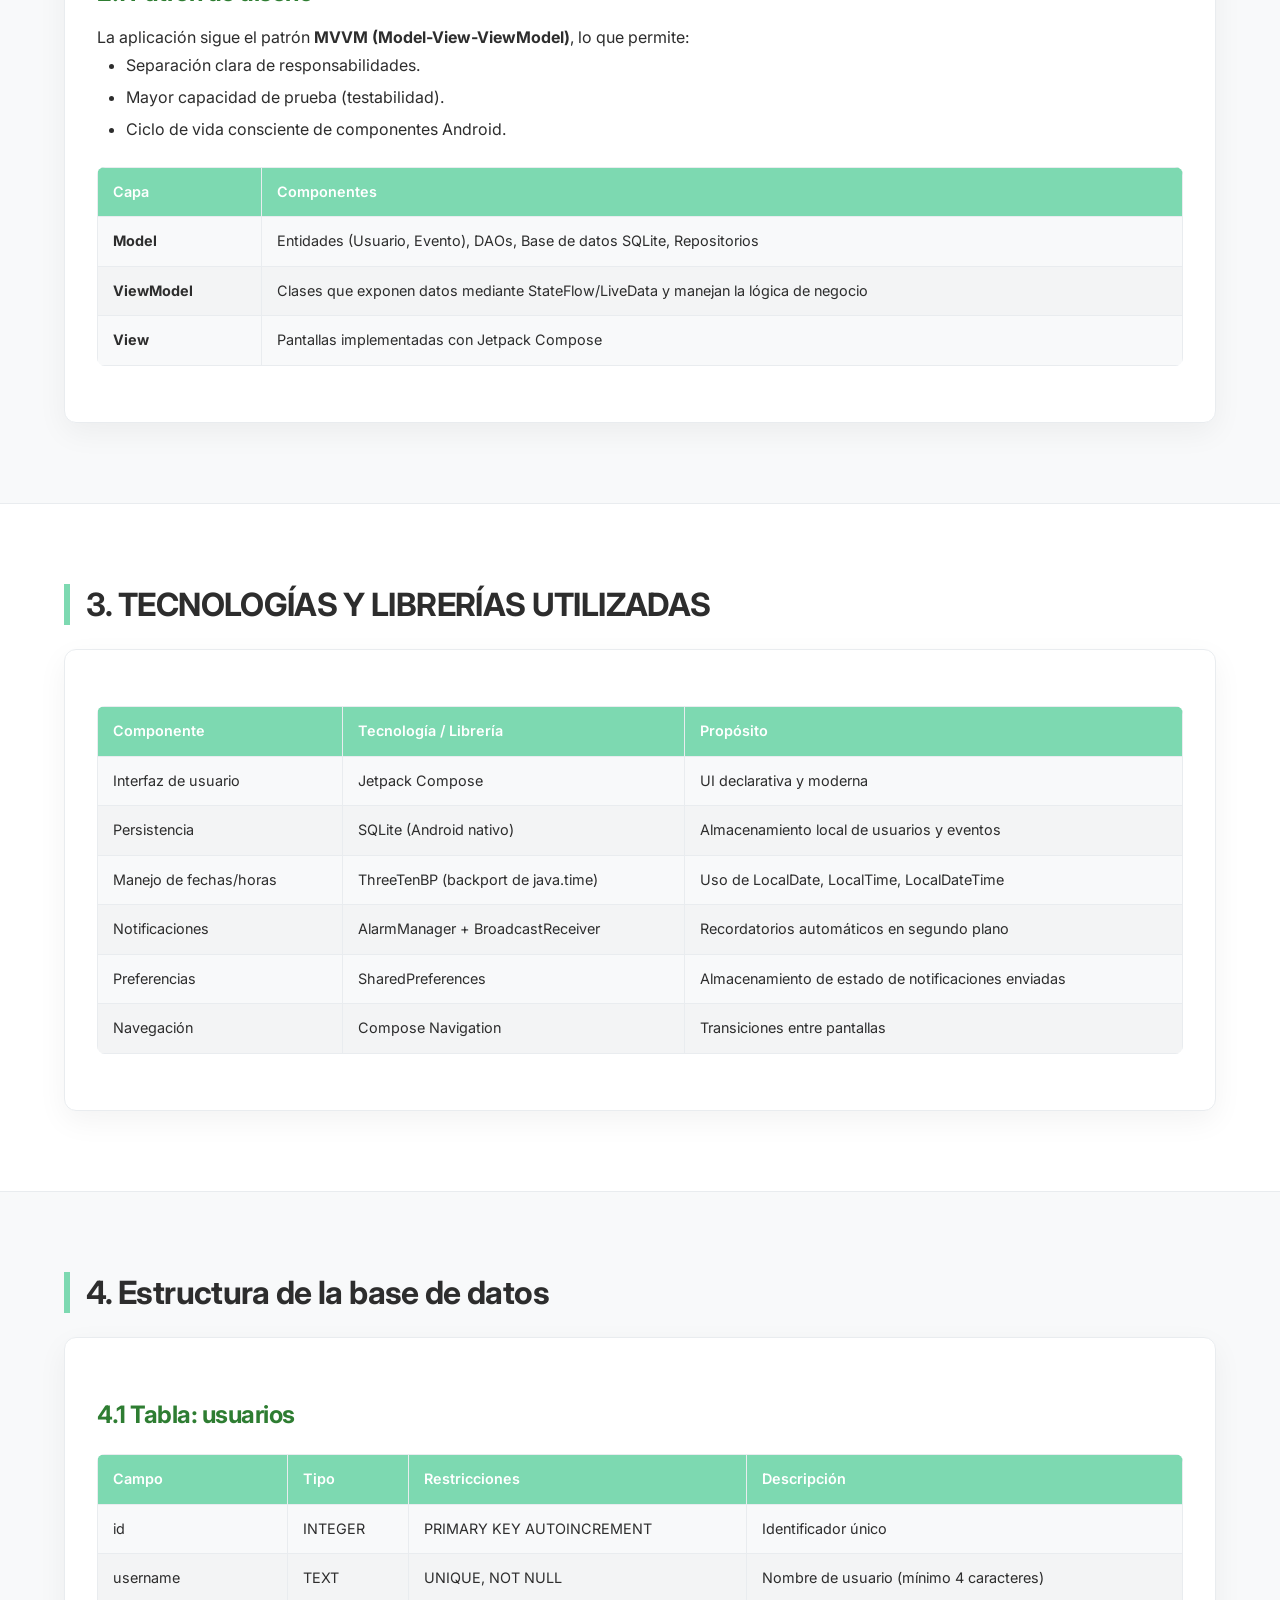
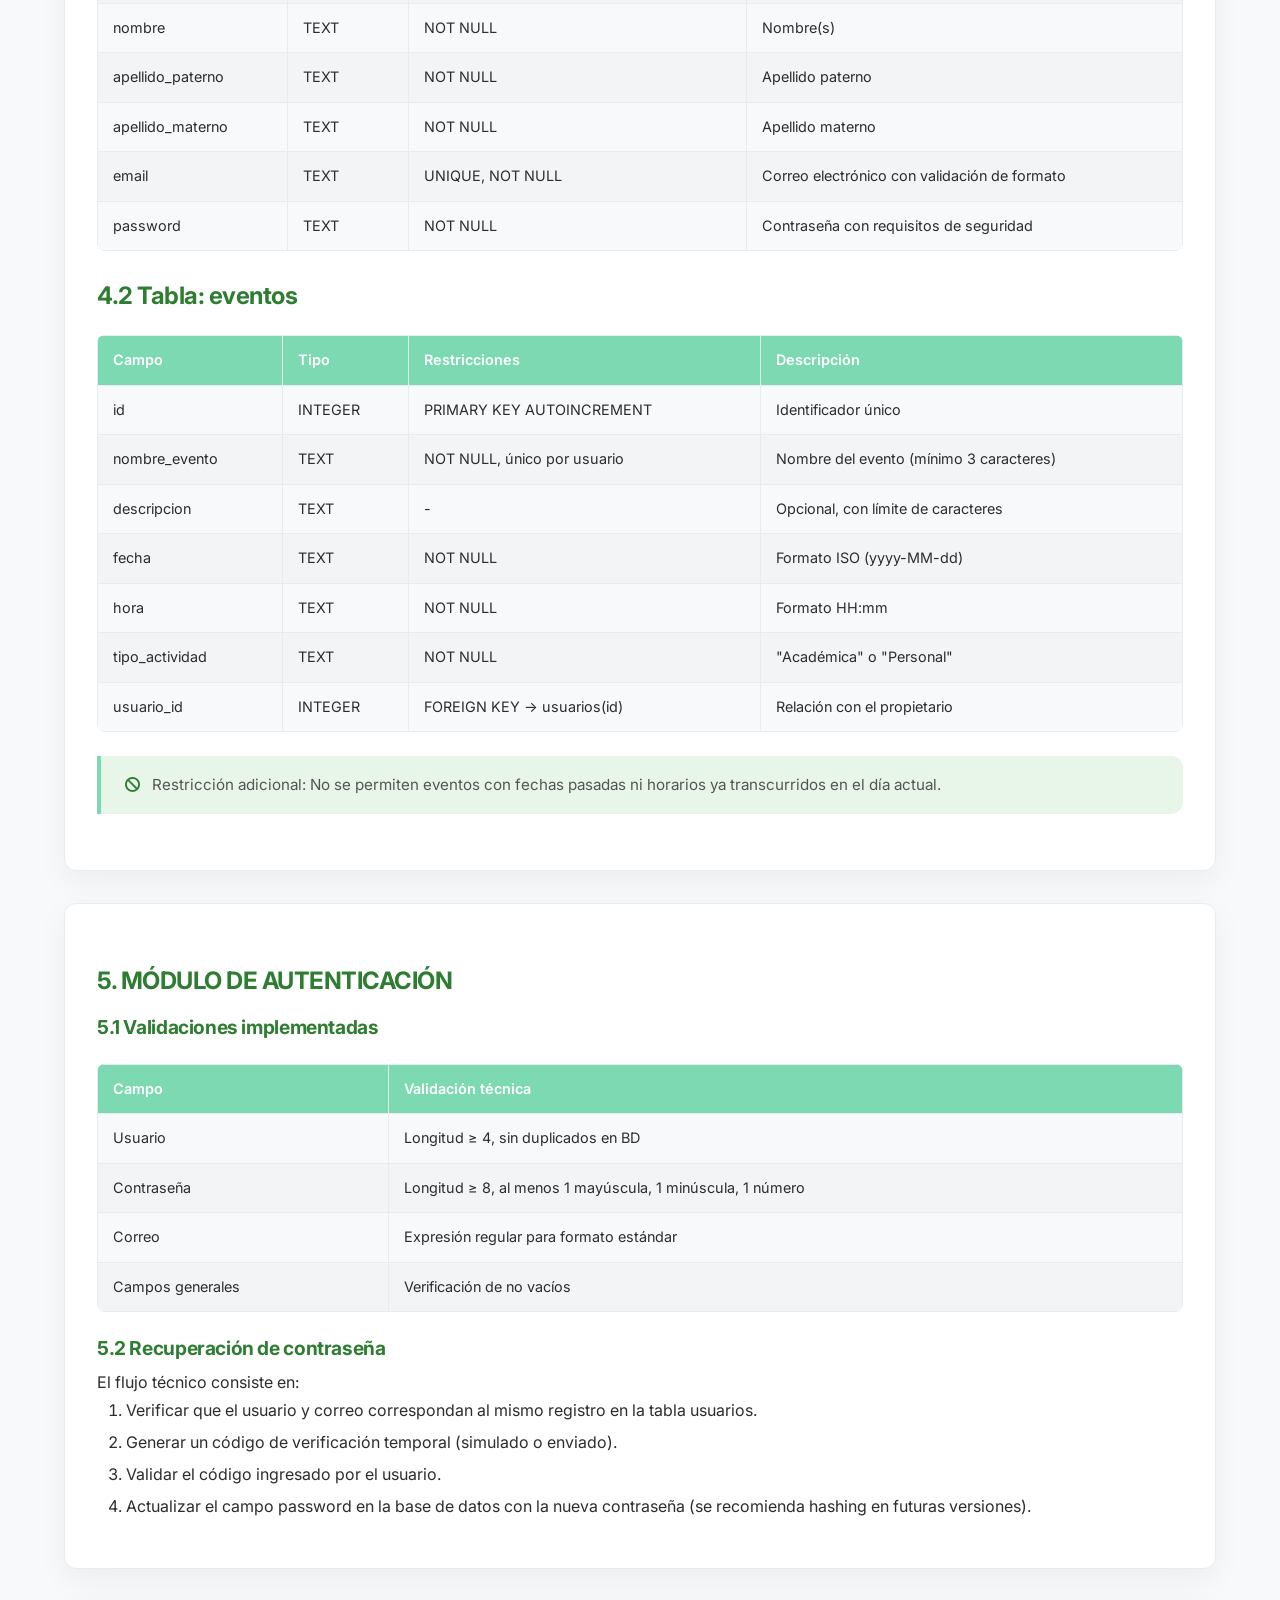
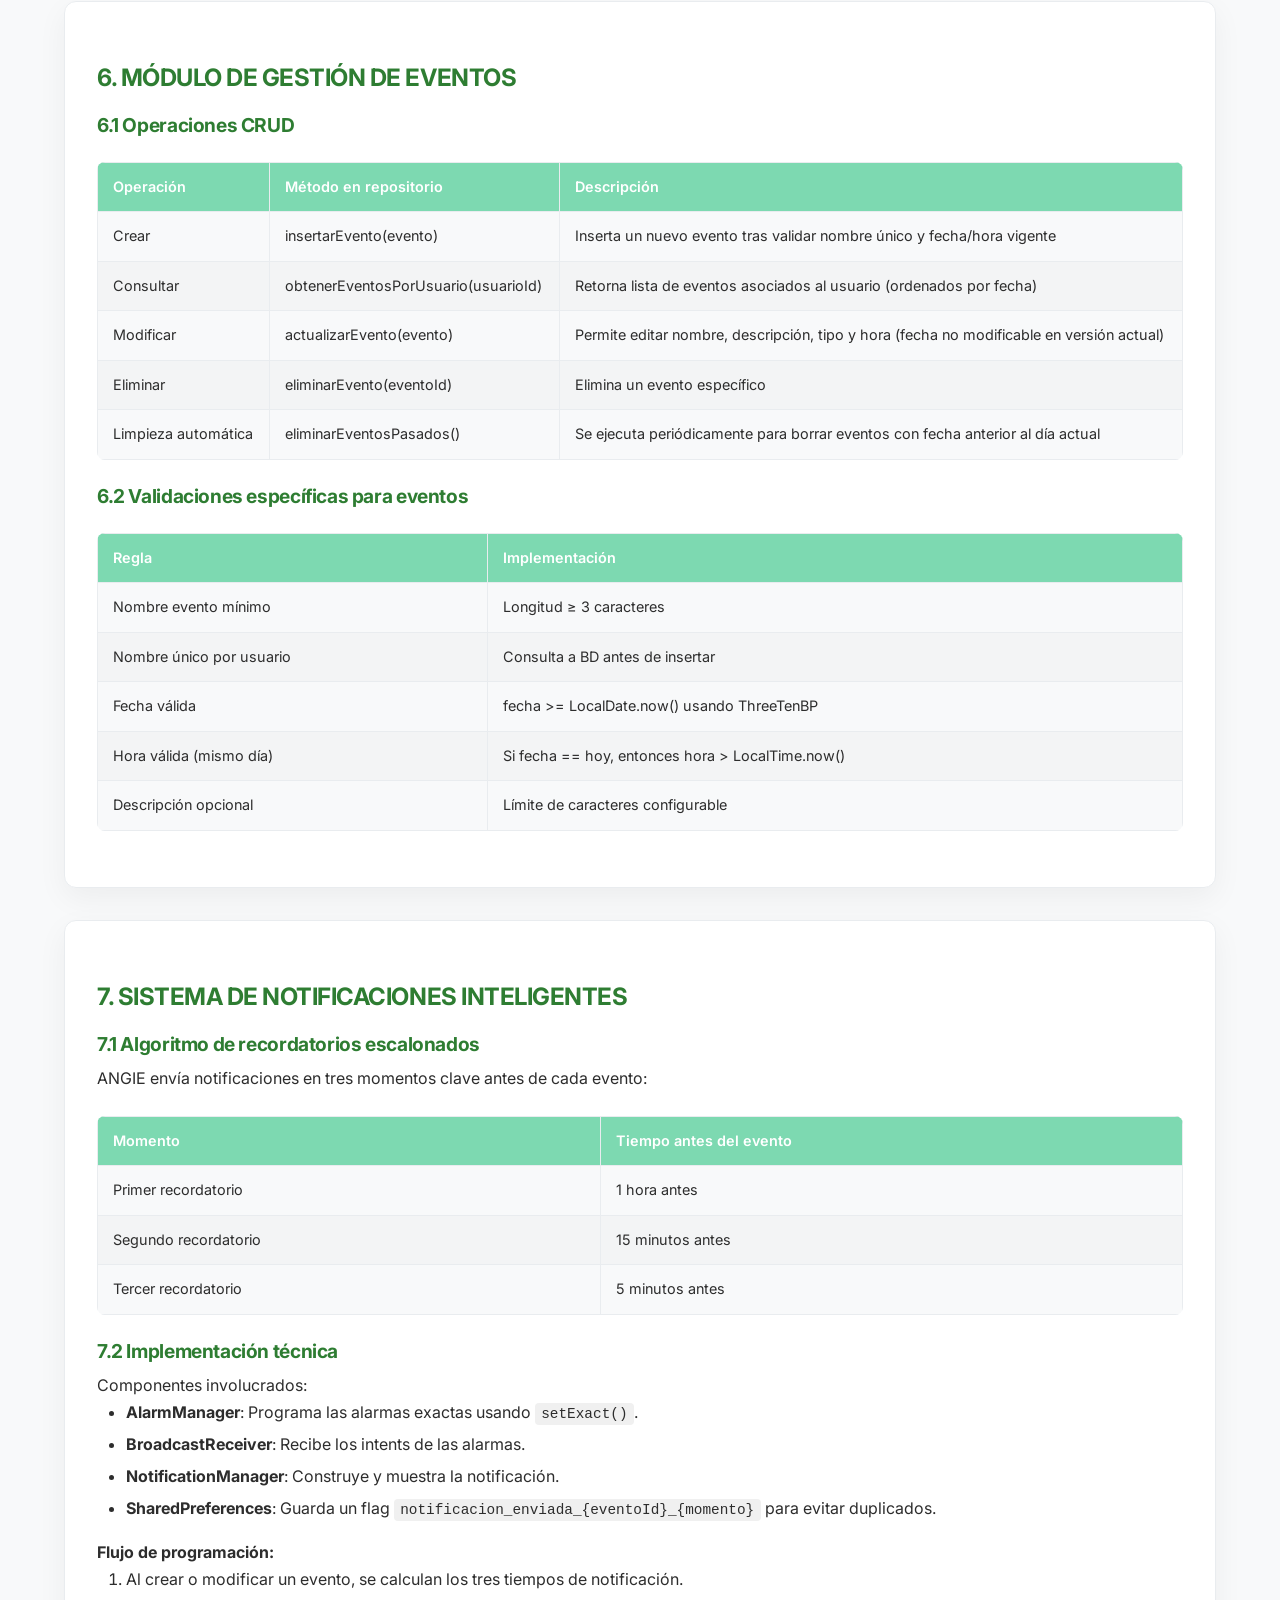
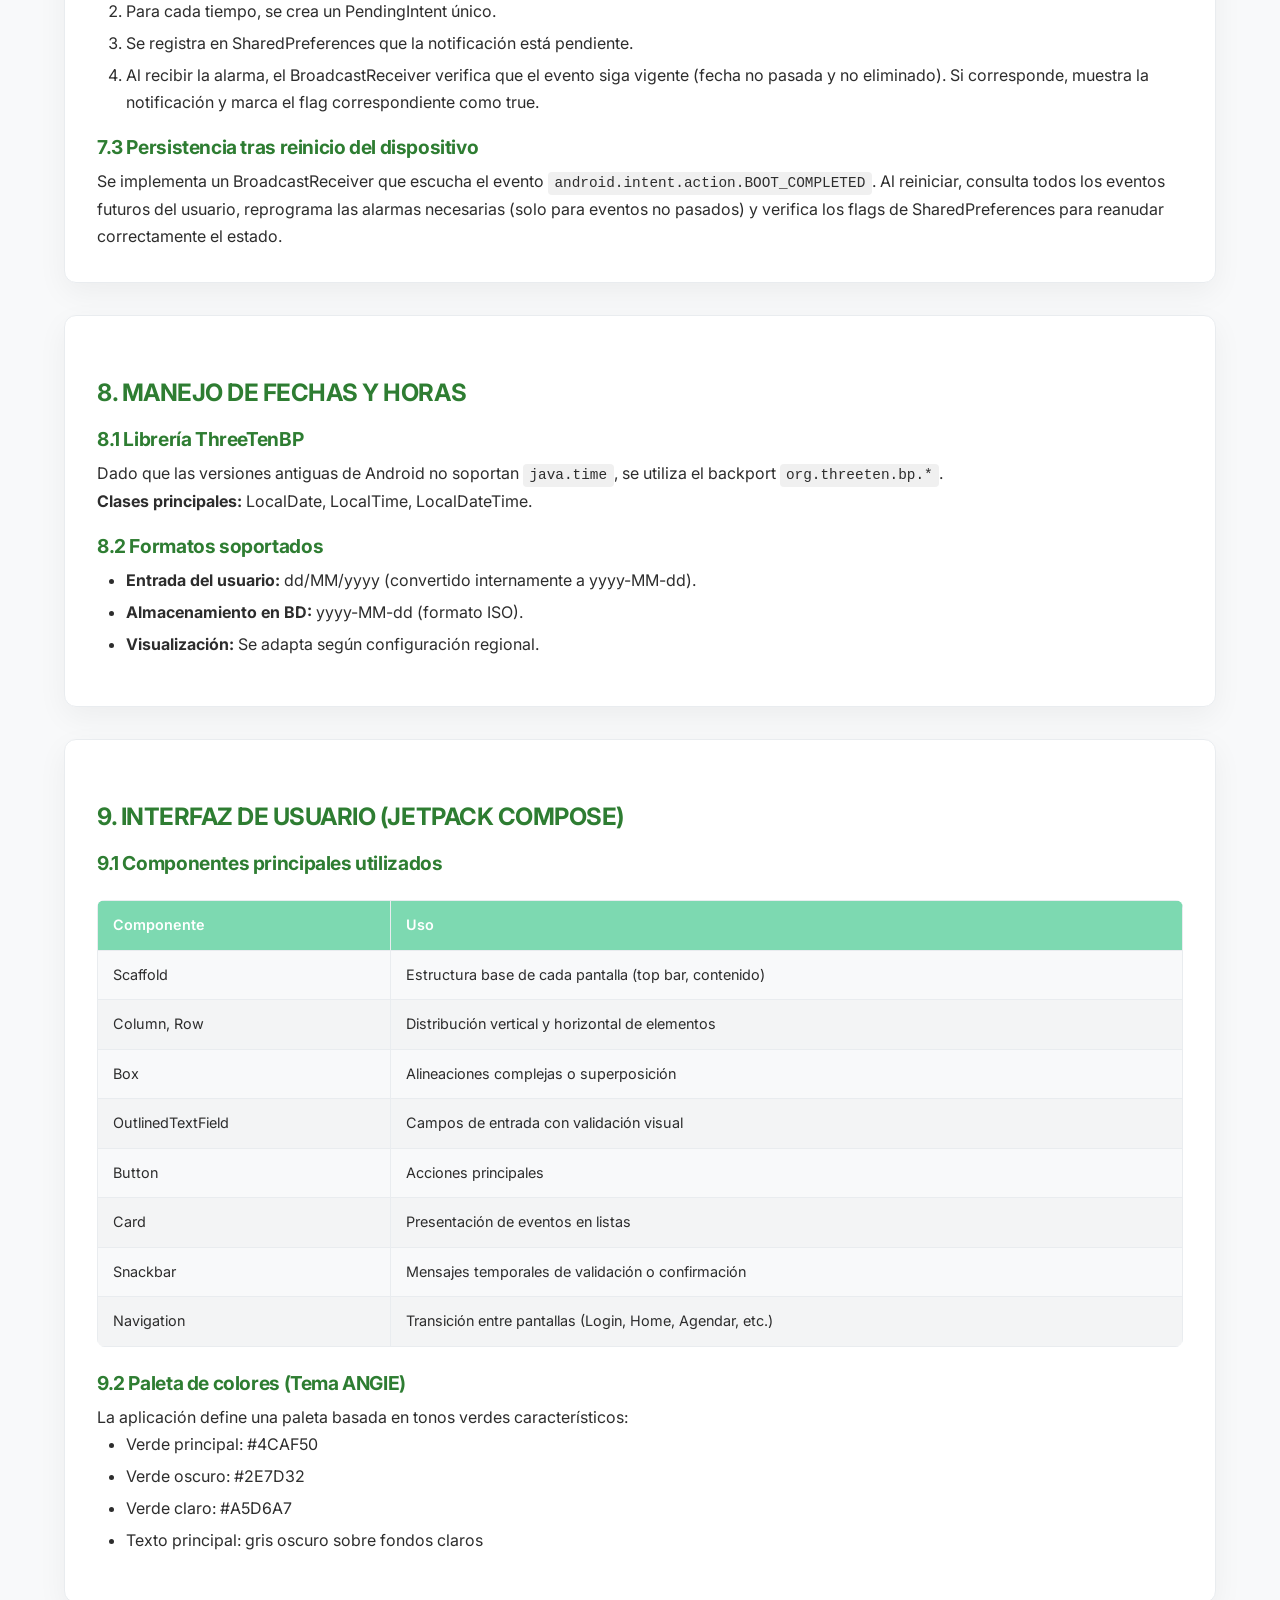
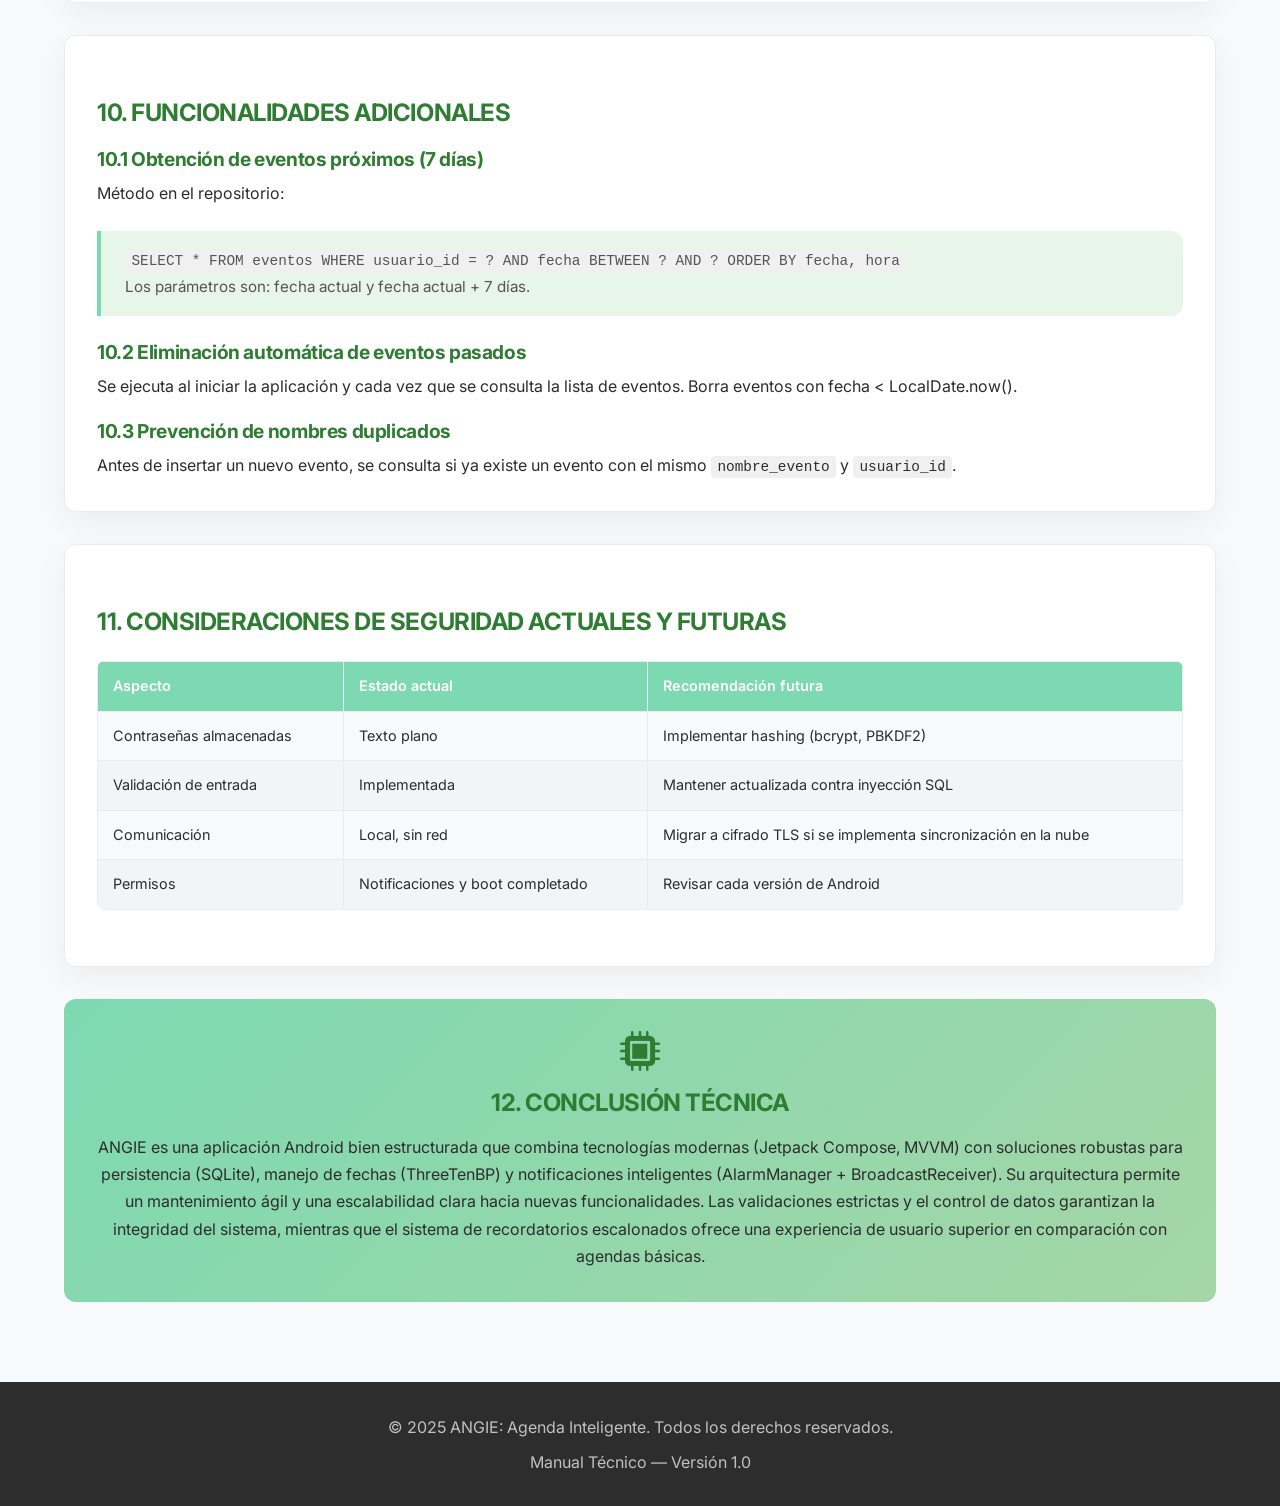
<file: angie/ManualTecnico.html>
<!DOCTYPE html>
<html lang="es">
<head>
    <meta charset="UTF-8">
    <meta name="viewport" content="width=device-width, initial-scale=1.0">
    <title>A N G I E: Agenda Inteligente - Manual Técnico</title>
    <!-- Estilos CSS -->
    <link rel="preconnect" href="https://fonts.googleapis.com">
    <link rel="preconnect" href="https://fonts.gstatic.com" crossorigin>
    <link href="https://fonts.googleapis.com/css2?family=Inter:opsz,wght@14..32,300;14..32,400;14..32,500;14..32,600;14..32,700;14..32,800&display=swap" rel="stylesheet">
    <!-- Font Awesome -->
    <link rel="stylesheet" href="https://cdnjs.cloudflare.com/ajax/libs/font-awesome/6.0.0-beta3/css/all.min.css">
    <!-- AOS Library -->
    <link href="https://unpkg.com/aos@2.3.1/dist/aos.css" rel="stylesheet">
    <style>
        /* ===== VARIABLES GLOBALES ===== */
        :root {
            --verde-oscuro: #2E7D32;
            --verde-claro: #A5D6A7;
            --verde-dominante: #7DD9B1;
            --texto-principal: #2D2D2D;
            --texto-secundario: #555555;
            --fondo-claro: #F8F9FA;
            --blanco: #FFFFFF;
            --gris-borde: #E9ECEF;
            --sombra-suave: 0 10px 30px rgba(0, 0, 0, 0.05);
            --sombra-media: 0 5px 15px rgba(0, 0, 0, 0.08);
            --border-radius: 12px;
        }

        * {
            margin: 0;
            padding: 0;
            box-sizing: border-box;
        }

        body {
            font-family: 'Inter', sans-serif;
            color: var(--texto-principal);
            background-color: var(--fondo-claro);
            line-height: 1.7;
            scroll-behavior: smooth;
        }

        .container {
            max-width: 1200px;
            margin: 0 auto;
            padding: 0 24px;
        }

        /* ===== TIPOGRAFÍA ===== */
        h1, h2, h3, h4 {
            font-weight: 700;
            line-height: 1.3;
            letter-spacing: -0.02em;
        }

        h1 {
            font-size: 2.8rem;
            margin-bottom: 1rem;
            color: var(--texto-principal);
        }

        h2 {
            font-size: 2rem;
            margin-bottom: 1.5rem;
            border-left: 6px solid var(--verde-dominante);
            padding-left: 1rem;
            margin-top: 2rem;
        }

        h3 {
            font-size: 1.5rem;
            margin: 1.8rem 0 1rem 0;
            color: var(--verde-oscuro);
        }

        h4 {
            font-size: 1.2rem;
            margin: 1.2rem 0 0.5rem 0;
            color: var(--verde-oscuro);
        }

        .section-subtitle {
            display: inline-block;
            font-size: 0.85rem;
            text-transform: uppercase;
            letter-spacing: 2px;
            color: var(--verde-oscuro);
            font-weight: 600;
            margin-bottom: 1rem;
        }

        /* ===== HEADER Y NAVEGACIÓN ===== */
        .site-header {
            background: var(--blanco);
            box-shadow: var(--sombra-media);
            position: sticky;
            top: 0;
            z-index: 100;
        }

        .main-header {
            padding: 1.2rem 0;
            border-bottom: 1px solid var(--gris-borde);
        }

        .header-content {
            display: flex;
            justify-content: space-between;
            align-items: center;
            flex-wrap: wrap;
            gap: 1rem;
        }

        .logo h1 {
            font-size: 1.8rem;
            margin-bottom: 0;
            border-left: none;
            padding-left: 0;
        }

        .logo-highlight {
            color: var(--verde-dominante);
        }

        .logo p {
            font-size: 0.8rem;
            color: var(--texto-secundario);
            letter-spacing: 1px;
        }

        .main-nav ul {
            display: flex;
            gap: 2rem;
            list-style: none;
        }

        .main-nav a {
            text-decoration: none;
            color: var(--texto-principal);
            font-weight: 500;
            transition: color 0.3s ease;
        }

        .main-nav a:hover {
            color: var(--verde-dominante);
        }

        /* ===== SECCIONES ===== */
        .section {
            padding: 3rem 0;
            border-bottom: 1px solid var(--gris-borde);
        }

        .section:last-child {
            border-bottom: none;
        }

        .bg-white {
            background-color: var(--blanco);
        }

        /* ===== TARJETAS Y CONTENEDORES ===== */
        .card {
            background: var(--blanco);
            border-radius: var(--border-radius);
            padding: 2rem;
            margin-bottom: 2rem;
            box-shadow: var(--sombra-suave);
            border: 1px solid var(--gris-borde);
        }

        /* ===== TABLAS ===== */
        .tech-table {
            width: 100%;
            border-collapse: collapse;
            margin: 1.5rem 0;
            background: var(--fondo-claro);
            border-radius: 8px;
            overflow: hidden;
            font-size: 0.9rem;
        }

        .tech-table th,
        .tech-table td {
            border: 1px solid var(--gris-borde);
            padding: 12px 15px;
            text-align: left;
            vertical-align: top;
        }

        .tech-table th {
            background-color: var(--verde-dominante);
            color: white;
            font-weight: 600;
        }

        .tech-table tr:nth-child(even) {
            background-color: rgba(0,0,0,0.02);
        }

        /* ===== NOTAS Y CITAS ===== */
        .note {
            background: #E8F5E9;
            border-left: 4px solid var(--verde-dominante);
            padding: 1rem 1.5rem;
            margin: 1.5rem 0;
            border-radius: 0 var(--border-radius) var(--border-radius) 0;
            font-size: 0.95rem;
            color: var(--texto-secundario);
        }

        .note i {
            color: var(--verde-oscuro);
            margin-right: 8px;
        }

        /* ===== BOTÓN DE DESCARGA ===== */
        .download-section {
            background: linear-gradient(135deg, var(--verde-dominante) 0%, var(--verde-claro) 100%);
            border-radius: var(--border-radius);
            padding: 2rem;
            text-align: center;
            margin-bottom: 2rem;
        }

        .download-btn {
            display: inline-flex;
            align-items: center;
            gap: 12px;
            background-color: var(--verde-oscuro);
            color: white;
            padding: 14px 32px;
            border-radius: 50px;
            text-decoration: none;
            font-weight: 700;
            font-size: 1.1rem;
            transition: transform 0.2s ease, background-color 0.2s;
            box-shadow: var(--sombra-media);
        }

        .download-btn:hover {
            background-color: #1b5e20;
            transform: translateY(-3px);
        }

        .download-btn i {
            font-size: 1.3rem;
        }

        /* ===== FOOTER ===== */
        .site-footer {
            background-color: var(--texto-principal);
            color: rgba(255, 255, 255, 0.7);
            text-align: center;
            padding: 2rem 0;
            margin-top: 2rem;
        }

        /* ===== LISTAS ===== */
        ul, ol {
            margin-left: 1.8rem;
            margin-bottom: 1rem;
        }
        li {
            margin-bottom: 0.3rem;
        }
        code {
            background: #f0f0f0;
            padding: 0.2rem 0.4rem;
            border-radius: 4px;
            font-family: monospace;
            font-size: 0.9rem;
        }
        .badge-tech {
            background: var(--verde-claro);
            color: var(--verde-oscuro);
            padding: 0.2rem 0.6rem;
            border-radius: 20px;
            font-size: 0.8rem;
            font-weight: 600;
            display: inline-block;
        }

        /* ===== RESPONSIVE ===== */
        @media (max-width: 768px) {
            .container {
                padding: 0 20px;
            }
            h1 {
                font-size: 2rem;
            }
            h2 {
                font-size: 1.6rem;
            }
            .header-content {
                flex-direction: column;
                text-align: center;
            }
            .main-nav ul {
                gap: 1rem;
                flex-wrap: wrap;
                justify-content: center;
            }
            .tech-table {
                font-size: 0.8rem;
            }
            .tech-table th,
            .tech-table td {
                padding: 8px 10px;
            }
        }
    </style>
</head>
<body>

    <header class="site-header">
        <div class="container">
            <div class="main-header">
                <div class="header-content">
                    <div class="logo">
                        <h1><span class="logo-highlight">A N G I E</span><br><span style="font-size:1rem;">Agenda Inteligente</span></h1>
                        <p>Manual Técnico</p>
                    </div>
                    <nav class="main-nav">
                        <ul>
                            <li><a href="#intro">Introducción</a></li>
                            <li><a href="#arquitectura">Arquitectura</a></li>
                            <li><a href="#tecnologias">Tecnologías</a></li>
                            <li><a href="#bd">Base de Datos</a></li>
                            <li><a href="#notificaciones">Notificaciones</a></li>
                            <li><a href="Angie.html"><strong>Manual de Usuario</strong></a></li>
                        </ul>
                    </nav>
                </div>
            </div>
        </div>
    </header>

    <main>
        <!-- SECCIÓN DE DESCARGA DE PDF -->
        <section class="section bg-white">
            <div class="container">
                <div class="download-section" data-aos="fade-up">
                    <i class="fas fa-file-pdf" style="font-size: 2.5rem; color: var(--verde-oscuro); margin-bottom: 1rem; display: block;"></i>
                    <h3 style="margin-top: 0; color: var(--verde-oscuro);">Descargar Manual Técnico</h3>
                    <p style="margin-bottom: 1.5rem;">Obtén el documento completo en formato PDF para consulta offline o impresión.</p>
                    <a href="#" class="download-btn" id="downloadTechBtn">
                        <i class="fas fa-download"></i> Descargar PDF (Manual Técnico)
                    </a>
                </div>
            </div>
        </section>

        <!-- INTRODUCCIÓN -->
        <section id="intro" class="section bg-white">
            <div class="container">
                <div data-aos="fade-up">
                    <span class="section-subtitle">Documentación Técnica</span>
                    <h1>Manual Técnico<br>ANGIE: Agenda Inteligente</h1>
                </div>

                <div class="card" data-aos="fade-up">
                    <h3>1.1 Propósito del Documento</h3>
                    <p>Este manual técnico describe la arquitectura, componentes, tecnologías utilizadas y la lógica interna de la aplicación “ANGIE: AGENDA INTELIGENTE”. Está dirigido a desarrolladores, mantenedores y personal técnico que requiera comprender, modificar o extender la funcionalidad del sistema.</p>

                    <h3>1.2 Alcance del sistema</h3>
                    <p>ANGIE es una aplicación móvil desarrollada para Android que permite la gestión inteligente de actividades personales y académicas. Sus principales capacidades incluyen:</p>
                    <ul>
                        <li>Autenticación de usuarios con validaciones robustas.</li>
                        <li>Gestión completa (CRUD) de eventos.</li>
                        <li>Sistema de notificaciones escalonadas y automatizadas.</li>
                        <li>Persistencia local mediante SQLite.</li>
                        <li>Interfaz moderna basada en Jetpack Compose.</li>
                    </ul>
                </div>
            </div>
        </section>

        <!-- ARQUITECTURA GENERAL -->
        <section id="arquitectura" class="section">
            <div class="container">
                <h2 data-aos="fade-right">2. ARQUITECTURA GENERAL</h2>
                <div class="card" data-aos="fade-up">
                    <h3>2.1 Patrón de diseño</h3>
                    <p>La aplicación sigue el patrón <strong>MVVM (Model-View-ViewModel)</strong>, lo que permite:</p>
                    <ul>
                        <li>Separación clara de responsabilidades.</li>
                        <li>Mayor capacidad de prueba (testabilidad).</li>
                        <li>Ciclo de vida consciente de componentes Android.</li>
                    </ul>
                    <table class="tech-table">
                        <thead>
                            <tr><th>Capa</th><th>Componentes</th></tr>
                        </thead>
                        <tbody>
                            <tr><td><strong>Model</strong></td><td>Entidades (Usuario, Evento), DAOs, Base de datos SQLite, Repositorios</td></tr>
                            <tr><td><strong>ViewModel</strong></td><td>Clases que exponen datos mediante StateFlow/LiveData y manejan la lógica de negocio</td></tr>
                            <tr><td><strong>View</strong></td><td>Pantallas implementadas con Jetpack Compose</td></tr>
                        </tbody>
                    </table>
                </div>
            </div>
        </section>

        <!-- TECNOLOGÍAS Y LIBRERÍAS -->
        <section id="tecnologias" class="section bg-white">
            <div class="container">
                <h2 data-aos="fade-right">3. TECNOLOGÍAS Y LIBRERÍAS UTILIZADAS</h2>
                <div class="card" data-aos="fade-up">
                    <table class="tech-table">
                        <thead><tr><th>Componente</th><th>Tecnología / Librería</th><th>Propósito</th></tr></thead>
                        <tbody>
                            <tr><td>Interfaz de usuario</td><td>Jetpack Compose</td><td>UI declarativa y moderna</td></tr>
                            <tr><td>Persistencia</td><td>SQLite (Android nativo)</td><td>Almacenamiento local de usuarios y eventos</td></tr>
                            <tr><td>Manejo de fechas/horas</td><td>ThreeTenBP (backport de java.time)</td><td>Uso de LocalDate, LocalTime, LocalDateTime</td></tr>
                            <tr><td>Notificaciones</td><td>AlarmManager + BroadcastReceiver</td><td>Recordatorios automáticos en segundo plano</td></tr>
                            <tr><td>Preferencias</td><td>SharedPreferences</td><td>Almacenamiento de estado de notificaciones enviadas</td></tr>
                            <tr><td>Navegación</td><td>Compose Navigation</td><td>Transiciones entre pantallas</td></tr>
                        </tbody>
                    </table>
                </div>
            </div>
        </section>

        <!-- ESTRUCTURA DE BASE DE DATOS -->
        <section id="bd" class="section">
            <div class="container">
                <h2 data-aos="fade-right">4. Estructura de la base de datos</h2>
                
                <div class="card" data-aos="fade-up">
                    <h3>4.1 Tabla: usuarios</h3>
                    <table class="tech-table">
                        <thead><tr><th>Campo</th><th>Tipo</th><th>Restricciones</th><th>Descripción</th></tr></thead>
                        <tbody>
                            <tr><td>id</td><td>INTEGER</td><td>PRIMARY KEY AUTOINCREMENT</td><td>Identificador único</td></tr>
                            <tr><td>username</td><td>TEXT</td><td>UNIQUE, NOT NULL</td><td>Nombre de usuario (mínimo 4 caracteres)</td></tr>
                            <tr><td>nombre</td><td>TEXT</td><td>NOT NULL</td><td>Nombre(s)</td></tr>
                            <tr><td>apellido_paterno</td><td>TEXT</td><td>NOT NULL</td><td>Apellido paterno</td></tr>
                            <tr><td>apellido_materno</td><td>TEXT</td><td>NOT NULL</td><td>Apellido materno</td></tr>
                            <tr><td>email</td><td>TEXT</td><td>UNIQUE, NOT NULL</td><td>Correo electrónico con validación de formato</td></tr>
                            <tr><td>password</td><td>TEXT</td><td>NOT NULL</td><td>Contraseña con requisitos de seguridad</td></tr>
                        </tbody>
                    </table>

                    <h3>4.2 Tabla: eventos</h3>
                    <table class="tech-table">
                        <thead><tr><th>Campo</th><th>Tipo</th><th>Restricciones</th><th>Descripción</th></tr></thead>
                        <tbody>
                            <tr><td>id</td><td>INTEGER</td><td>PRIMARY KEY AUTOINCREMENT</td><td>Identificador único</td></tr>
                            <tr><td>nombre_evento</td><td>TEXT</td><td>NOT NULL, único por usuario</td><td>Nombre del evento (mínimo 3 caracteres)</td></tr>
                            <tr><td>descripcion</td><td>TEXT</td><td>-</td><td>Opcional, con límite de caracteres</td></tr>
                            <tr><td>fecha</td><td>TEXT</td><td>NOT NULL</td><td>Formato ISO (yyyy-MM-dd)</td></tr>
                            <tr><td>hora</td><td>TEXT</td><td>NOT NULL</td><td>Formato HH:mm</td></tr>
                            <tr><td>tipo_actividad</td><td>TEXT</td><td>NOT NULL</td><td>"Académica" o "Personal"</td></tr>
                            <tr><td>usuario_id</td><td>INTEGER</td><td>FOREIGN KEY → usuarios(id)</td><td>Relación con el propietario</td></tr>
                        </tbody>
                    </table>
                    <div class="note"><i class="fas fa-ban"></i> Restricción adicional: No se permiten eventos con fechas pasadas ni horarios ya transcurridos en el día actual.</div>
                </div>

                <div class="card" data-aos="fade-up">
                    <h3>5. MÓDULO DE AUTENTICACIÓN</h3>
                    <h4>5.1 Validaciones implementadas</h4>
                    <table class="tech-table">
                        <thead><tr><th>Campo</th><th>Validación técnica</th></tr></thead>
                        <tbody>
                            <tr><td>Usuario</td><td>Longitud ≥ 4, sin duplicados en BD</td></tr>
                            <tr><td>Contraseña</td><td>Longitud ≥ 8, al menos 1 mayúscula, 1 minúscula, 1 número</td></tr>
                            <tr><td>Correo</td><td>Expresión regular para formato estándar</td></tr>
                            <tr><td>Campos generales</td><td>Verificación de no vacíos</td></tr>
                        </tbody>
                    </table>

                    <h4>5.2 Recuperación de contraseña</h4>
                    <p>El flujo técnico consiste en:</p>
                    <ol>
                        <li>Verificar que el usuario y correo correspondan al mismo registro en la tabla usuarios.</li>
                        <li>Generar un código de verificación temporal (simulado o enviado).</li>
                        <li>Validar el código ingresado por el usuario.</li>
                        <li>Actualizar el campo password en la base de datos con la nueva contraseña (se recomienda hashing en futuras versiones).</li>
                    </ol>
                </div>

                <div class="card" data-aos="fade-up">
                    <h3>6. MÓDULO DE GESTIÓN DE EVENTOS</h3>
                    <h4>6.1 Operaciones CRUD</h4>
                    <table class="tech-table">
                        <thead><tr><th>Operación</th><th>Método en repositorio</th><th>Descripción</th></tr></thead>
                        <tbody>
                            <tr><td>Crear</td><td>insertarEvento(evento)</td><td>Inserta un nuevo evento tras validar nombre único y fecha/hora vigente</td></tr>
                            <tr><td>Consultar</td><td>obtenerEventosPorUsuario(usuarioId)</td><td>Retorna lista de eventos asociados al usuario (ordenados por fecha)</td></tr>
                            <tr><td>Modificar</td><td>actualizarEvento(evento)</td><td>Permite editar nombre, descripción, tipo y hora (fecha no modificable en versión actual)</td></tr>
                            <tr><td>Eliminar</td><td>eliminarEvento(eventoId)</td><td>Elimina un evento específico</td></tr>
                            <tr><td>Limpieza automática</td><td>eliminarEventosPasados()</td><td>Se ejecuta periódicamente para borrar eventos con fecha anterior al día actual</td></tr>
                        </tbody>
                    </table>
                    <h4>6.2 Validaciones específicas para eventos</h4>
                    <table class="tech-table">
                        <thead><tr><th>Regla</th><th>Implementación</th></tr></thead>
                        <tbody>
                            <tr><td>Nombre evento mínimo</td><td>Longitud ≥ 3 caracteres</td></tr>
                            <tr><td>Nombre único por usuario</td><td>Consulta a BD antes de insertar</td></tr>
                            <tr><td>Fecha válida</td><td>fecha >= LocalDate.now() usando ThreeTenBP</td></tr>
                            <tr><td>Hora válida (mismo día)</td><td>Si fecha == hoy, entonces hora > LocalTime.now()</td></tr>
                            <tr><td>Descripción opcional</td><td>Límite de caracteres configurable</td></tr>
                        </tbody>
                    </table>
                </div>

                <div id="notificaciones" class="card" data-aos="fade-up">
                    <h3>7. SISTEMA DE NOTIFICACIONES INTELIGENTES</h3>
                    <h4>7.1 Algoritmo de recordatorios escalonados</h4>
                    <p>ANGIE envía notificaciones en tres momentos clave antes de cada evento:</p>
                    <table class="tech-table">
                        <thead><tr><th>Momento</th><th>Tiempo antes del evento</th></tr></thead>
                        <tbody>
                            <tr><td>Primer recordatorio</td><td>1 hora antes</td></tr>
                            <tr><td>Segundo recordatorio</td><td>15 minutos antes</td></tr>
                            <tr><td>Tercer recordatorio</td><td>5 minutos antes</td></tr>
                        </tbody>
                    </table>
                    <h4>7.2 Implementación técnica</h4>
                    <p>Componentes involucrados:</p>
                    <ul>
                        <li><strong>AlarmManager</strong>: Programa las alarmas exactas usando <code>setExact()</code>.</li>
                        <li><strong>BroadcastReceiver</strong>: Recibe los intents de las alarmas.</li>
                        <li><strong>NotificationManager</strong>: Construye y muestra la notificación.</li>
                        <li><strong>SharedPreferences</strong>: Guarda un flag <code>notificacion_enviada_{eventoId}_{momento}</code> para evitar duplicados.</li>
                    </ul>
                    <p><strong>Flujo de programación:</strong></p>
                    <ol>
                        <li>Al crear o modificar un evento, se calculan los tres tiempos de notificación.</li>
                        <li>Para cada tiempo, se crea un PendingIntent único.</li>
                        <li>Se registra en SharedPreferences que la notificación está pendiente.</li>
                        <li>Al recibir la alarma, el BroadcastReceiver verifica que el evento siga vigente (fecha no pasada y no eliminado). Si corresponde, muestra la notificación y marca el flag correspondiente como true.</li>
                    </ol>
                    <h4>7.3 Persistencia tras reinicio del dispositivo</h4>
                    <p>Se implementa un BroadcastReceiver que escucha el evento <code>android.intent.action.BOOT_COMPLETED</code>. Al reiniciar, consulta todos los eventos futuros del usuario, reprograma las alarmas necesarias (solo para eventos no pasados) y verifica los flags de SharedPreferences para reanudar correctamente el estado.</p>
                </div>

                <div class="card" data-aos="fade-up">
                    <h3>8. MANEJO DE FECHAS Y HORAS</h3>
                    <h4>8.1 Librería ThreeTenBP</h4>
                    <p>Dado que las versiones antiguas de Android no soportan <code>java.time</code>, se utiliza el backport <code>org.threeten.bp.*</code>.</p>
                    <p><strong>Clases principales:</strong> LocalDate, LocalTime, LocalDateTime.</p>
                    <h4>8.2 Formatos soportados</h4>
                    <ul>
                        <li><strong>Entrada del usuario:</strong> dd/MM/yyyy (convertido internamente a yyyy-MM-dd).</li>
                        <li><strong>Almacenamiento en BD:</strong> yyyy-MM-dd (formato ISO).</li>
                        <li><strong>Visualización:</strong> Se adapta según configuración regional.</li>
                    </ul>
                </div>

                <div class="card" data-aos="fade-up">
                    <h3>9. INTERFAZ DE USUARIO (JETPACK COMPOSE)</h3>
                    <h4>9.1 Componentes principales utilizados</h4>
                    <table class="tech-table">
                        <thead><tr><th>Componente</th><th>Uso</th></tr></thead>
                        <tbody>
                            <tr><td>Scaffold</td><td>Estructura base de cada pantalla (top bar, contenido)</td></tr>
                            <tr><td>Column, Row</td><td>Distribución vertical y horizontal de elementos</td></tr>
                            <tr><td>Box</td><td>Alineaciones complejas o superposición</td></tr>
                            <tr><td>OutlinedTextField</td><td>Campos de entrada con validación visual</td></tr>
                            <tr><td>Button</td><td>Acciones principales</td></tr>
                            <tr><td>Card</td><td>Presentación de eventos en listas</td></tr>
                            <tr><td>Snackbar</td><td>Mensajes temporales de validación o confirmación</td></tr>
                            <tr><td>Navigation</td><td>Transición entre pantallas (Login, Home, Agendar, etc.)</td></tr>
                        </tbody>
                    </table>
                    <h4>9.2 Paleta de colores (Tema ANGIE)</h4>
                    <p>La aplicación define una paleta basada en tonos verdes característicos:</p>
                    <ul>
                        <li>Verde principal: #4CAF50</li>
                        <li>Verde oscuro: #2E7D32</li>
                        <li>Verde claro: #A5D6A7</li>
                        <li>Texto principal: gris oscuro sobre fondos claros</li>
                    </ul>
                </div>

                <div class="card" data-aos="fade-up">
                    <h3>10. FUNCIONALIDADES ADICIONALES</h3>
                    <h4>10.1 Obtención de eventos próximos (7 días)</h4>
                    <p>Método en el repositorio:</p>
                    <div class="note"><code>SELECT * FROM eventos WHERE usuario_id = ? AND fecha BETWEEN ? AND ? ORDER BY fecha, hora</code><br>Los parámetros son: fecha actual y fecha actual + 7 días.</div>
                    <h4>10.2 Eliminación automática de eventos pasados</h4>
                    <p>Se ejecuta al iniciar la aplicación y cada vez que se consulta la lista de eventos. Borra eventos con fecha < LocalDate.now().</p>
                    <h4>10.3 Prevención de nombres duplicados</h4>
                    <p>Antes de insertar un nuevo evento, se consulta si ya existe un evento con el mismo <code>nombre_evento</code> y <code>usuario_id</code>.</p>
                </div>

                <div class="card" data-aos="fade-up">
                    <h3>11. CONSIDERACIONES DE SEGURIDAD ACTUALES Y FUTURAS</h3>
                    <table class="tech-table">
                        <thead><tr><th>Aspecto</th><th>Estado actual</th><th>Recomendación futura</th></tr></thead>
                        <tbody>
                            <tr><td>Contraseñas almacenadas</td><td>Texto plano</td><td>Implementar hashing (bcrypt, PBKDF2)</td></tr>
                            <tr><td>Validación de entrada</td><td>Implementada</td><td>Mantener actualizada contra inyección SQL</td></tr>
                            <tr><td>Comunicación</td><td>Local, sin red</td><td>Migrar a cifrado TLS si se implementa sincronización en la nube</td></tr>
                            <tr><td>Permisos</td><td>Notificaciones y boot completado</td><td>Revisar cada versión de Android</td></tr>
                        </tbody>
                    </table>
                </div>

                <div class="conclusion-card" data-aos="zoom-in" style="background: linear-gradient(135deg, var(--verde-dominante) 0%, #A5D6A7 100%); border-radius: var(--border-radius); padding: 2rem; text-align: center;">
                    <i class="fas fa-microchip" style="font-size: 2.5rem; margin-bottom: 1rem; color: var(--verde-oscuro);"></i>
                    <h3 style="color: var(--verde-oscuro); margin-top: 0;">12. CONCLUSIÓN TÉCNICA</h3>
                    <p>ANGIE es una aplicación Android bien estructurada que combina tecnologías modernas (Jetpack Compose, MVVM) con soluciones robustas para persistencia (SQLite), manejo de fechas (ThreeTenBP) y notificaciones inteligentes (AlarmManager + BroadcastReceiver). Su arquitectura permite un mantenimiento ágil y una escalabilidad clara hacia nuevas funcionalidades. Las validaciones estrictas y el control de datos garantizan la integridad del sistema, mientras que el sistema de recordatorios escalonados ofrece una experiencia de usuario superior en comparación con agendas básicas.</p>
                </div>
            </div>
        </section>
    </main>

    <footer class="site-footer">
        <div class="container">
            <p>&copy; 2025 ANGIE: Agenda Inteligente. Todos los derechos reservados.</p>
            <p style="margin-top: 0.5rem;">Manual Técnico — Versión 1.0</p>
        </div>
    </footer>

    <script src="https://unpkg.com/aos@2.3.1/dist/aos.js"></script>
    <script>
        AOS.init({
            duration: 800,
            once: true,
            offset: 100
        });

        
        document.getElementById('downloadTechBtn')?.addEventListener('click', function(e) {
            e.preventDefault();
            
            window.open("Manual_Angie.pdf", "_blank");
        });
    </script>
</body>
</html>
</file>
<file: P1_ECD/styles.css>
/* ==================== RESET & VARIABLES (PALETA OFICIAL) ==================== */
:root {
    --dorado: #EFBF04;
    --azul-rey: #4169E1;
    --blanco: #FFFFFF;
    --negro: #000000;
    --gris-claro: #f8f9fa;
    --gris-medio: #e9ecef;
    --sombra: 0 5px 20px rgba(0, 0, 0, 0.05);
    --transicion: all 0.3s ease;
}

* {
    margin: 0;
    padding: 0;
    box-sizing: border-box;
}

body {
    font-family: 'Inter', sans-serif;
    color: var(--negro);
    background-color: var(--blanco);
    line-height: 1.5;
    scroll-behavior: smooth;
}

.container {
    max-width: 1200px;
    margin: 0 auto;
    padding: 0 24px;
}

/* ==================== TIPOGRAFÍA ==================== */
h1,
h2,
h3,
h4 {
    font-weight: 700;
    line-height: 1.2;
}

.section-header {
    text-align: center;
    margin-bottom: 48px;
}

.section-subtitle {
    display: inline-block;
    font-size: 0.85rem;
    text-transform: uppercase;
    letter-spacing: 2px;
    color: var(--dorado);
    font-weight: 600;
    margin-bottom: 12px;
    border-left: 3px solid var(--dorado);
    padding-left: 10px;
}

.section-header h2 {
    font-size: 2.2rem;
    margin-bottom: 12px;
    color: var(--negro);
}

.section-header p {
    color: #4a4a4a;
    max-width: 600px;
    margin: 0 auto;
}

/* ==================== BOTONES ==================== */
.btn-primary {
    display: inline-flex;
    align-items: center;
    gap: 8px;
    background: var(--azul-rey);
    color: white;
    padding: 12px 28px;
    border-radius: 40px;
    text-decoration: none;
    font-weight: 600;
    transition: var(--transicion);
    border: none;
    cursor: pointer;
    font-family: inherit;
}

.btn-primary:hover {
    background: #2a4ac0;
    transform: translateY(-2px);
    box-shadow: 0 4px 12px rgba(65, 105, 225, 0.3);
}

/* ==================== HEADER ==================== */
.site-header {
    background: var(--azul-rey);
    position: sticky;
    top: 0;
    z-index: 100;
    box-shadow: 0 2px 10px rgba(0, 0, 0, 0.1);
}

.header-container {
    display: flex;
    justify-content: space-between;
    align-items: center;
    padding: 16px 24px;
}

.logo a {
    text-decoration: none;
    font-size: 1.7rem;
    font-weight: 800;
    color: var(--blanco);
}

.logo-accent {
    color: var(--dorado);
}

.logo-tagline {
    font-size: 0.7rem;
    color: rgba(255, 255, 255, 0.8);
    letter-spacing: 0.5px;
}

.menu-toggle {
    display: none;
    background: none;
    border: none;
    font-size: 1.8rem;
    cursor: pointer;
    color: var(--blanco);
}

.main-nav ul {
    display: flex;
    gap: 32px;
    list-style: none;
}

.nav-link {
    text-decoration: none;
    font-weight: 600;
    color: var(--blanco);
    transition: var(--transicion);
    font-size: 1rem;
    padding: 6px 0;
    position: relative;
}

.nav-link:hover,
.nav-link.active {
    color: var(--dorado);
}

.nav-link.active::after {
    content: '';
    position: absolute;
    bottom: -2px;
    left: 0;
    width: 100%;
    height: 2px;
    background: var(--dorado);
    border-radius: 2px;
}

/* ==================== SECCIÓN HERO ==================== */
.hero-section {
    position: relative;
    background: url('./img/img-F1.jpg') center/cover no-repeat;
    min-height: 80vh;
    display: flex;
    align-items: center;
    text-align: center;
}

.hero-overlay {
    position: absolute;
    top: 0;
    left: 0;
    width: 100%;
    height: 100%;
    background: rgba(0, 0, 0, 0.5);
}

.hero-content {
    position: relative;
    z-index: 2;
    max-width: 800px;
    margin: 0 auto;
}

.hero-content h1 {
    font-size: 3.5rem;
    margin-bottom: 20px;
    color: var(--blanco);
    text-shadow: 2px 2px 10px rgba(0, 0, 0, 0.3);
}

.hero-content .gold-text {
    color: var(--dorado);
}

.hero-content p {
    font-size: 1.3rem;
    margin-bottom: 30px;
    color: var(--blanco);
    font-weight: 500;
    text-shadow: 1px 1px 5px rgba(0, 0, 0, 0.3);
}

/* ==================== SECCIÓN INICIO (MISIÓN, VISIÓN, PROPÓSITO) ==================== */
.mission-section {
    padding: 80px 0;
    background: var(--blanco);
}

.mission-grid {
    display: grid;
    grid-template-columns: repeat(3, 1fr);
    gap: 40px;
    margin-top: 20px;
}

.mission-card {
    background: var(--gris-claro);
    padding: 40px 24px;
    border-radius: 24px;
    text-align: center;
    transition: var(--transicion);
    border: 1px solid var(--gris-medio);
}

.mission-card:hover {
    transform: translateY(-6px);
    border-color: var(--dorado);
    box-shadow: var(--sombra);
}

.mission-card i {
    font-size: 3rem;
    color: var(--azul-rey);
    margin-bottom: 20px;
}

.mission-card h3 {
    font-size: 1.6rem;
    margin-bottom: 16px;
    color: var(--negro);
}

.mission-card p {
    color: #333;
    line-height: 1.6;
}

/* ==================== SECCIÓN INTERMEDIA (CALIDAD) ==================== */
.quality-section {
    padding: 80px 0;
    background: var(--gris-claro);
}

.quality-grid {
    display: grid;
    grid-template-columns: repeat(3, 1fr);
    gap: 30px;
}

.quality-item {
    text-align: center;
    background: var(--blanco);
    border-radius: 24px;
    overflow: hidden;
    box-shadow: var(--sombra);
    transition: var(--transicion);
}

.quality-item:hover {
    transform: translateY(-5px);
    box-shadow: 0 12px 28px rgba(0, 0, 0, 0.1);
}

.quality-item img {
    width: 100%;
    height: 220px;
    object-fit: cover;
    display: block;
}

.quality-item h3 {
    margin: 20px 0 10px;
    font-size: 1.3rem;
    color: var(--azul-rey);
}

.quality-item p {
    padding: 0 20px 25px;
    color: #4a4a4a;
}

/* ==================== SECCIÓN DEPORTIVO ==================== */
.sport-section {
    padding: 80px 0;
    background: var(--blanco);
}

.sport-grid {
    display: grid;
    grid-template-columns: repeat(2, 1fr);
    gap: 40px;
}

.sport-card {
    background: var(--blanco);
    border-radius: 24px;
    overflow: hidden;
    box-shadow: var(--sombra);
    transition: var(--transicion);
    border: 1px solid var(--gris-medio);
}

.sport-card:hover {
    transform: translateY(-5px);
    border-color: var(--azul-rey);
}

/* CAMBIOS AQUÍ */
.sport-card img {
    width: 100%;
    height: auto;
    /* Permite que la altura se adapte proporcionalmente */
    aspect-ratio: 876 / 700;
    /* Mantiene exactamente la proporción de tus imágenes */
    object-fit: contain;
    /* Evita que la imagen se corte en cualquier pantalla */
    background: #f5f5f5;
    /* Fondo neutro opcional por si la pantalla cambia de tamaño */
}

.sport-card h3 {
    font-size: 1.5rem;
    margin: 20px 20px 10px;
    color: var(--azul-rey);
}

.sport-card p {
    padding: 0 20px 25px;
    color: #4a4a4a;
}


/* ==================== SECCIÓN ESCOLAR ==================== */
.school-section {
    padding: 80px 0;
    background: var(--gris-claro);
}

.school-grid {
    display: grid;
    grid-template-columns: repeat(2, 1fr);
    gap: 40px;
}

.school-card {
    background: var(--blanco);
    border-radius: 24px;
    overflow: hidden;
    box-shadow: var(--sombra);
    transition: var(--transicion);
}

.school-card:hover {
    transform: translateY(-5px);
    border-bottom: 3px solid var(--dorado);
}

.school-card img {
    width: 100%;
    height: 280px;
    object-fit: cover;
}

.school-card h3 {
    font-size: 1.5rem;
    margin: 20px 20px 10px;
    color: var(--azul-rey);
}

.school-card p {
    padding: 0 20px 25px;
    color: #4a4a4a;
}

/* ==================== SECCIÓN COMPLEMENTOS ==================== */
.accessories-section {
    padding: 80px 0;
    background: var(--blanco);
}

.accessories-grid {
    display: grid;
    grid-template-columns: repeat(2, 1fr);
    gap: 40px;
}

.accessory-card {
    background: var(--gris-claro);
    border-radius: 24px;
    overflow: hidden;
    transition: var(--transicion);
}

.accessory-card:hover {
    transform: translateY(-5px);
    box-shadow: var(--sombra);
}

.accessory-card img {
    width: 100%;
    height: 260px;
    object-fit: cover;
}

.accessory-card h3 {
    font-size: 1.5rem;
    margin: 20px 20px 10px;
    color: var(--azul-rey);
}

.accessory-card p {
    padding: 0 20px 25px;
    color: #4a4a4a;
}

/* ==================== SECCIÓN SERVICIOS ==================== */
.services-section {
    padding: 80px 0;
    background: var(--gris-claro);
}

.services-main {
    display: grid;
    grid-template-columns: 1fr 1fr;
    gap: 40px;
    align-items: center;
}

.services-image img {
    width: 100%;
    border-radius: 28px;
    box-shadow: var(--sombra);
}

.services-box {
    background: var(--blanco);
    border-radius: 28px;
    padding: 32px;
    box-shadow: var(--sombra);
}

.services-box h3 {
    font-size: 1.8rem;
    color: var(--azul-rey);
    margin-bottom: 15px;
    display: flex;
    align-items: center;
    gap: 10px;
}

.services-box>p {
    margin-bottom: 25px;
    line-height: 1.6;
    color: #333;
}

.sub-service {
    display: flex;
    gap: 15px;
    background: var(--gris-claro);
    padding: 20px;
    border-radius: 20px;
    margin-top: 15px;
}

.sub-service i {
    font-size: 2rem;
    color: var(--dorado);
}

.sub-service h4 {
    font-size: 1.2rem;
    margin-bottom: 6px;
    color: var(--negro);
}

.sub-service p {
    color: #4a4a4a;
    margin: 0;
}

/* ==================== CONTACTO ==================== */
.contact-section {
    padding: 80px 0;
    background: var(--blanco);
}

.contact-grid {
    display: grid;
    grid-template-columns: 1fr 1fr;
    gap: 50px;
    margin-bottom: 50px;
}

.contact-info {
    display: flex;
    flex-direction: column;
    gap: 25px;
}

.info-card {
    background: var(--gris-claro);
    padding: 24px;
    border-radius: 20px;
    transition: var(--transicion);
}

.info-card i {
    font-size: 2rem;
    color: var(--azul-rey);
    margin-bottom: 12px;
}

.info-card h3 {
    margin-bottom: 8px;
    font-size: 1.3rem;
}

/* CORRECCIÓN: Centrado de íconos sociales en contacto */
.contact-social {
    display: flex;
    justify-content: center;
    gap: 15px;
    margin-top: 10px;
}

.contact-social a {
    background: var(--azul-rey);
    width: 44px;
    height: 44px;
    border-radius: 50%;
    display: flex;
    align-items: center;
    justify-content: center;
    color: white;
    font-size: 1.2rem;
    transition: var(--transicion);
    text-decoration: none;
}

.contact-social a:hover {
    background: var(--dorado);
    transform: translateY(-3px);
}

.contact-form {
    display: flex;
    flex-direction: column;
    gap: 18px;
    background: var(--gris-claro);
    padding: 30px;
    border-radius: 28px;
}

.contact-form input,
.contact-form textarea {
    padding: 14px 18px;
    border: 1px solid #ddd;
    border-radius: 16px;
    font-family: inherit;
    font-size: 1rem;
    transition: var(--transicion);
}

.contact-form input:focus,
.contact-form textarea:focus {
    outline: none;
    border-color: var(--azul-rey);
    box-shadow: 0 0 0 3px rgba(65, 105, 225, 0.1);
}

.map-wrapper {
    border-radius: 28px;
    overflow: hidden;
    box-shadow: var(--sombra);
    margin-top: 30px;
}

/* ==================== FOOTER ==================== */
.site-footer {
    background: var(--negro);
    color: var(--gris-medio);
    padding: 50px 0 20px;
}

.footer-content {
    display: grid;
    grid-template-columns: repeat(auto-fit, minmax(220px, 1fr));
    gap: 40px;
    margin-bottom: 40px;
}

.footer-logo h3 {
    color: var(--blanco);
    margin-bottom: 8px;
}

.footer-links ul {
    list-style: none;
}

.footer-links li {
    margin-bottom: 10px;
}

.footer-links a {
    color: var(--gris-medio);
    text-decoration: none;
    transition: var(--transicion);
}

.footer-links a:hover {
    color: var(--dorado);
    padding-left: 4px;
}

.footer-bottom {
    text-align: center;
    padding-top: 20px;
    border-top: 1px solid rgba(255, 255, 255, 0.1);
    font-size: 0.85rem;
}

/* ==================== RESPONSIVE ==================== */
@media (max-width: 992px) {

    .mission-grid,
    .quality-grid,
    .sport-grid,
    .school-grid,
    .accessories-grid,
    .services-main,
    .contact-grid {
        grid-template-columns: 1fr;
        gap: 30px;
    }

    .services-main {
        gap: 30px;
    }

    .services-box {
        order: 2;
    }

    .services-image {
        order: 1;
    }

    .hero-content h1 {
        font-size: 2.5rem;
    }

    .hero-content p {
        font-size: 1.1rem;
    }
}

@media (max-width: 768px) {
    .menu-toggle {
        display: block;
    }

    .main-nav {
        position: fixed;
        top: 75px;
        left: -100%;
        width: 80%;
        height: calc(100vh - 75px);
        background: var(--azul-rey);
        transition: left 0.3s ease;
        z-index: 99;
        padding: 30px 25px;
        border-radius: 0 20px 20px 0;
    }

    .main-nav.active {
        left: 0;
    }

    .main-nav ul {
        flex-direction: column;
        gap: 25px;
    }

    .nav-link {
        font-size: 1.2rem;
        color: white;
    }

    .section-header h2 {
        font-size: 1.8rem;
    }

    .mission-card h3 {
        font-size: 1.4rem;
    }

    .hero-section {
        min-height: 60vh;
    }
}

@media (max-width: 550px) {
    .container {
        padding: 0 18px;
    }

    .section-header h2 {
        font-size: 1.6rem;
    }

    .quality-item img,
    .sport-card img,
    .school-card img,
    .accessory-card img {
        height: 200px;
    }

    .services-box h3 {
        font-size: 1.5rem;
    }

    .hero-content h1 {
        font-size: 1.8rem;
    }

    .hero-content p {
        font-size: 1rem;
    }
}
</file>
<file: PA2/styles.css>
/* ===== RESET Y BASE ===== */
* {
  margin: 0;
  padding: 0;
  box-sizing: border-box;
}

body {
  font-family: 'Inter', sans-serif;
  background-color: #FFFFFF;
  color: #4A5568;
  min-height: 100vh;
  display: flex;
  align-items: center;
  justify-content: center;
  padding: 1.5rem;
}

/* ===== CONTENEDORES ===== */
.form-container,
.thankyou-container {
  width: 100%;
  max-width: 480px; /* más pequeño en desktop */
  margin: 0 auto;
}

.form-card,
.thankyou-card {
  background: #FFFFFF;
  border-radius: 24px;
  padding: 1.8rem 1.2rem; /* reducido */
  box-shadow: 0 8px 30px rgba(0, 0, 0, 0.06);
  border: 1px solid #edf2f7;
}

/* ===== TÍTULOS ===== */
.form-title {
  font-size: 1.6rem;
  font-weight: 700;
  line-height: 1.2;
  color: #2d3748;
  margin-bottom: 0.3rem;
}

.form-subtitle {
  font-size: 0.95rem;
  color: #4A5568;
  margin-bottom: 1.8rem;
  font-weight: 400;
}

.thankyou-title {
  font-size: 1.5rem;
  font-weight: 700;
  color: #2d3748;
  margin-bottom: 0.3rem;
}

.thankyou-message {
  font-size: 0.95rem;
  color: #4A5568;
  margin-bottom: 1.2rem;
}

/* ===== FORMULARIO ===== */
.form-group {
  margin-bottom: 1rem;
}

label {
  display: block;
  font-weight: 500;
  font-size: 0.85rem;
  color: #2d3748;
  margin-bottom: 0.2rem;
}

input,
select {
  width: 100%;
  padding: 0.65rem 0.9rem;
  font-size: 0.95rem;
  font-family: 'Inter', sans-serif;
  border: 1.5px solid #e2e8f0;
  border-radius: 10px;
  background: #F7FAFC;
  color: #2d3748;
  transition: border-color 0.2s, box-shadow 0.2s;
}

input:focus,
select:focus {
  outline: none;
  border-color: #4A5568;
  box-shadow: 0 0 0 3px rgba(74, 85, 104, 0.12);
  background: #ffffff;
}

input::placeholder {
  color: #a0aec0;
}

.error-message {
  display: none;
  font-size: 0.75rem;
  color: #e53e3e;
  margin-top: 0.2rem;
}

.input-error input,
.input-error select {
  border-color: #e53e3e;
}

.input-error .error-message {
  display: block;
}

/* ===== BOTÓN ===== */
.btn-submit {
  width: 100%;
  padding: 0.8rem;
  font-size: 1rem;
  font-weight: 600;
  font-family: 'Inter', sans-serif;
  background: #4A5568;
  color: #ffffff;
  border: none;
  border-radius: 10px;
  cursor: pointer;
  transition: background 0.25s, transform 0.1s;
  margin-top: 0.3rem;
}

.btn-submit:hover {
  background: #2d3748;
  transform: scale(1.01);
}

.btn-submit:active {
  transform: scale(0.98);
}

.btn-submit:disabled {
  opacity: 0.6;
  cursor: not-allowed;
  transform: none;
}

.form-status {
  margin-top: 0.8rem;
  font-size: 0.85rem;
  text-align: center;
  min-height: 1.5rem;
}

/* ===== PÁGINA DE AGRADECIMIENTO ===== */
.thankyou-card {
  text-align: center;
}

.codigo-recuadro {
  background: #2d3748;
  color: #ffffff;
  font-size: 1.8rem;
  font-weight: 700;
  letter-spacing: 0.05em;
  padding: 1rem 0.5rem;
  border-radius: 14px;
  margin: 1.2rem 0;
  word-break: break-all;
  border: 2px solid #4A5568;
  box-shadow: 0 4px 12px rgba(0, 0, 0, 0.08);
}

#codigoTexto {
  display: inline-block;
}

.email-info {
  font-size: 0.9rem;
  background: #F7FAFC;
  padding: 0.7rem;
  border-radius: 10px;
  margin: 0.8rem 0 1.2rem;
  color: #4A5568;
}

.email-info strong {
  color: #2d3748;
}

.contacto-pronto {
  font-size: 0.95rem;
  font-weight: 500;
  color: #2d3748;
  background: #e2e8f0;
  padding: 0.6rem;
  border-radius: 10px;
  margin: 1rem 0 1.5rem;
}

.btn-whatsapp,
.btn-download {
  display: inline-block;
  width: 100%;
  padding: 0.75rem;
  font-size: 0.95rem;
  font-weight: 600;
  font-family: 'Inter', sans-serif;
  border: none;
  border-radius: 10px;
  cursor: pointer;
  text-decoration: none;
  text-align: center;
  transition: background 0.25s, transform 0.1s;
  margin-bottom: 0.6rem;
}

.btn-whatsapp {
  background: #25D366;
  color: #ffffff;
}

.btn-whatsapp:hover {
  background: #1da851;
  transform: scale(1.01);
}

.btn-download {
  background: #4A5568;
  color: #ffffff;
}

.btn-download:hover {
  background: #2d3748;
  transform: scale(1.01);
}

.btn-whatsapp:active,
.btn-download:active {
  transform: scale(0.98);
}

.volver {
  margin-top: 1.2rem;
  font-size: 0.85rem;
}

.volver a {
  color: #4A5568;
  text-decoration: none;
  font-weight: 500;
}

.volver a:hover {
  text-decoration: underline;
}

/* ===== RESPONSIVIDAD ===== */

/* Móviles pequeños (<= 480px) */
@media (max-width: 480px) {
  body {
    padding: 1rem;
  }
  .form-card,
  .thankyou-card {
    padding: 1.5rem 1rem;
  }
  .form-title {
    font-size: 1.4rem;
  }
  .codigo-recuadro {
    font-size: 1.5rem;
    padding: 0.8rem 0.3rem;
  }
}

/* Tablets y escritorio pequeño (>= 600px) */
@media (min-width: 600px) {
  .form-container,
  .thankyou-container {
    max-width: 420px; /* más compacto */
  }

  .form-card,
  .thankyou-card {
    padding: 2rem 1.8rem;
  }

  .form-title {
    font-size: 1.8rem;
  }

  .codigo-recuadro {
    font-size: 2.2rem;
    padding: 1.2rem 0.8rem;
  }

  .btn-whatsapp,
  .btn-download {
    width: auto;
    min-width: 200px;
    display: inline-block;
    margin-right: 0.4rem;
  }
}

/* Escritorio grande (>= 1024px) */
@media (min-width: 1024px) {
  body {
    padding: 2rem;
  }
  .form-container,
  .thankyou-container {
    max-width: 440px;
  }
  .form-card,
  .thankyou-card {
    padding: 2.2rem 2rem;
    border-radius: 28px;
  }
  .form-title {
    font-size: 2rem;
  }
  .codigo-recuadro {
    font-size: 2.5rem;
    padding: 1.4rem 1rem;
  }
  .btn-whatsapp,
  .btn-download {
    min-width: 220px;
    font-size: 1rem;
  }
}

/* ===== UTILIDADES ===== */
.hidden {
  display: none !important;
}
</file>
<file: PRCSD3/styles.css>
/* ============================================================
   Restaurant Campestre Santo Domingo — Premium Stylesheet
   Paleta: crema #FFDBBB · naranja #e89b2a · negro
   Mobile-first · BEM · CSS Custom Properties
   ============================================================ */

/* ----- 1. RESET & VARIABLES ----- */
:root {
  --color-bg: #FFDBBB;
  --color-nav: #e89b2a;
  --color-text: #1a1a1a;
  --color-white: #ffffff;
  --color-black: #000000;
  --color-primary: #e89b2a;
  --color-secundary: #ffaa2b;
  --color-primary-dark: #c97e1e;
  --color-shadow: rgba(0, 0, 0, 0.08);
  --color-shadow-heavy: rgba(0, 0, 0, 0.15);
  --radius: 24px;
  --radius-sm: 12px;
  --transition: 0.3s cubic-bezier(0.4, 0, 0.2, 1);
  --font-body: 'Inter', sans-serif;
  --font-heading: 'Playfair Display', serif;
  --container-max: 1200px;
  --container-pad: 24px;
  --navbar-height: 72px;
}

*,
*::before,
*::after {
  margin: 0;
  padding: 0;
  box-sizing: border-box;
}

html {
  scroll-behavior: smooth;
  -webkit-text-size-adjust: 100%;
}

body {
  font-family: var(--font-body);
  background-color: var(--color-bg);
  color: var(--color-text);
  line-height: 1.6;
  overflow-x: hidden;
}

img {
  display: block;
  max-width: 100%;
  height: auto;
}

a {
  color: inherit;
  text-decoration: none;
}

button {
  font: inherit;
  cursor: pointer;
  border: none;
  background: none;
  color: inherit;
}

ul {
  list-style: none;
}

/* ----- 2. CONTAINER ----- */
.container {
  max-width: var(--container-max);
  margin: 0 auto;
  padding: 0 var(--container-pad);
}

/* ----- 3. SECTION BASE ----- */
.section {
  padding: 80px 0;
}

.section__header {
  text-align: center;
  margin-bottom: 48px;
}

.section__subtitle {
  display: inline-block;
  font-size: 0.75rem;
  text-transform: uppercase;
  letter-spacing: 3px;
  color: var(--color-primary);
  font-weight: 700;
  margin-bottom: 12px;
  border-left: 3px solid var(--color-primary);
  padding-left: 12px;
}

.section__header h2 {
  font-family: var(--font-heading);
  font-size: 2.4rem;
  font-weight: 700;
  margin-bottom: 12px;
  line-height: 1.2;
}

.section__header p {
  max-width: 650px;
  margin: 0 auto;
  opacity: 0.8;
  font-size: 1.05rem;
}

/* ----- 4. BUTTONS ----- */
.btn {
  display: inline-flex;
  align-items: center;
  gap: 10px;
  padding: 14px 32px;
  border-radius: 50px;
  font-weight: 600;
  font-size: 1rem;
  transition: var(--transition);
  border: none;
  cursor: pointer;
  text-decoration: none;
}

.btn--primary {
  background: var(--color-black);
  color: var(--color-white);
  box-shadow: 0 4px 16px rgba(0, 0, 0, 0.15);
  margin-top: 50px;
}

.btn--primary:hover {
  transform: translateY(-3px);
  box-shadow: 0 8px 28px rgba(0, 0, 0, 0.25);
}

.btn--black {
  background: var(--color-black);
  color: var(--color-white);
}

.btn--black:hover {
  background: #2a2a2a;
  transform: translateY(-3px);
  box-shadow: 0 8px 24px rgba(0, 0, 0, 0.2);
}

/* ----- 5. NAVBAR ----- */
.navbar {
  position: fixed;
  top: 0;
  left: 0;
  width: 100%;
  z-index: 1000;
  background: var(--color-nav);
  color: var(--color-black);
  height: var(--navbar-height);
  transition: box-shadow var(--transition), transform var(--transition);
  box-shadow: 0 2px 12px rgba(0, 0, 0, 0.08);
}

.navbar.scrolled {
  box-shadow: 0 4px 24px rgba(0, 0, 0, 0.12);
}

.navbar__inner {
  display: flex;
  align-items: center;
  justify-content: space-between;
  height: 100%;
}

.navbar__brand a {
  display: flex;
  align-items: center;
  gap: 8px;
  font-size: 1.3rem;
  font-weight: 700;
  color: var(--color-black);
  text-decoration: none;
  flex-shrink: 0;
}

.navbar__logo-icon {
  font-size: 1.6rem;
}

.navbar__logo-text {
  font-family: var(--font-heading);
}

.navbar__toggle {
  display: none;
  font-size: 1.6rem;
  color: var(--color-black);
  padding: 8px;
}

.navbar__nav {
  flex: 1;
  display: flex;
  justify-content: center;
}

.navbar__menu {
  display: flex;
  align-items: center;
  gap: 28px;
  margin: 0;
  padding: 0;
}

.navbar__menu .nav-link {
  font-size: 0.9rem;
  font-weight: 600;
  color: var(--color-black);
  transition: var(--transition);
  padding: 4px 0;
  border-bottom: 2px solid transparent;
}

.navbar__menu .nav-link:hover,
.navbar__menu .nav-link.active {
  border-bottom-color: var(--color-black);
}

.lang-btn {
  display: inline-flex;
  align-items: center;
  gap: 6px;
  background: rgba(0, 0, 0, 0.08);
  padding: 6px 14px;
  border-radius: 30px;
  font-size: 0.8rem;
  font-weight: 600;
  color: var(--color-black);
  transition: var(--transition);
}

.lang-btn:hover {
  background: rgba(0, 0, 0, 0.16);
}

/* ----- 6. HERO ----- */
.hero {
  position: relative;
  min-height: calc(100vh - var(--navbar-height));
  margin-top: var(--navbar-height);
  display: flex;
  align-items: center;
  justify-content: center;
  text-align: center;
  padding: 20px;
  box-sizing: border-box;
  background: url('img/img-HeroPD.jpg') top center / cover no-repeat;
}

.hero__overlay {
  position: absolute;
  inset: 0;
  background: rgba(0, 0, 0, 0.45);
  z-index: 1;
}

.hero__content {
  position: relative;
  z-index: 2;
  max-width: 800px;
  margin-top: 0;
  color: var(--color-white);
  display: flex;
  flex-direction: column;
  align-items: center;
}

.hero__title {
  font-family: var(--font-heading);
  font-size: 3.2rem;
  font-weight: 700;
  line-height: 1.2;
  margin-bottom: 16px;
}

.hero__title-highlight {
  color: var(--color-secundary);
  display: inline-block;
}

.hero__subtitle {
  font-size: 1.2rem;
  font-weight: 400;
  margin-bottom: 0;
  opacity: 0.9;
}

/* ----- 7. HISTORIA ----- */
.historia {
  background: var(--color-bg);
}

.historia__grid {
  display: grid;
  grid-template-columns: 1fr 1fr;
  gap: 50px;
  align-items: center;
}

.historia__image img {
  width: 100%;
  border-radius: var(--radius);
  box-shadow: 0 8px 32px var(--color-shadow-heavy);
}

.historia__text p {
  margin-bottom: 18px;
  font-size: 1.05rem;
  line-height: 1.7;
}

.historia__text strong {
  color: var(--color-primary-dark);
}

.historia__text em {
  font-style: italic;
  opacity: 0.8;
}

/* ----- 8. IDENTIDAD ----- */
.identidad {
  background: var(--color-bg);
}

.identidad__grid {
  display: grid;
  grid-template-columns: repeat(3, 1fr);
  gap: 30px;
}

.identidad__card {
  background: rgba(255, 255, 255, 0.6);
  backdrop-filter: blur(4px);
  padding: 40px 28px;
  border-radius: var(--radius);
  text-align: center;
  transition: var(--transition);
  border: 1px solid rgba(0, 0, 0, 0.04);
}

.identidad__card:hover {
  transform: translateY(-6px);
  box-shadow: 0 12px 40px var(--color-shadow-heavy);
}

.identidad__card i {
  font-size: 2.8rem;
  color: var(--color-primary);
  margin-bottom: 20px;
}

.identidad__card h3 {
  font-family: var(--font-heading);
  font-size: 1.4rem;
  margin-bottom: 12px;
}

.identidad__card p {
  font-size: 0.95rem;
  opacity: 0.85;
}

/* ----- RECONOCIMIENTO ----- */
.reconocimiento {
  background: var(--color-bg);
}

.reconocimiento__wrapper {
  display: flex;
  align-items: center;
  gap: 50px;
  background: rgba(255, 255, 255, 0.5);
  backdrop-filter: blur(4px);
  padding: 40px;
  border-radius: var(--radius);
  border: 2px solid var(--color-primary);
  box-shadow: 0 8px 32px var(--color-shadow-heavy);
}

.reconocimiento__image {
  flex: 0 0 280px;
  max-width: 280px;
}

.reconocimiento__image img {
  width: 100%;
  height: auto;
  border-radius: var(--radius-sm);
  box-shadow: 0 4px 16px rgba(0, 0, 0, 0.1);
}

.reconocimiento__text {
  flex: 1;
}

.reconocimiento__text .section__subtitle {
  border-left-color: var(--color-primary);
}

.reconocimiento__text h2 {
  font-family: var(--font-heading);
  font-size: 2.2rem;
  margin-bottom: 8px;
  color: var(--color-black);
}

.reconocimiento__text p {
  font-size: 1.1rem;
  color: var(--color-text);
  opacity: 0.85;
}

/* ----- 9. MENÚ ----- */
.menu {
  background: var(--color-bg);
}

.menu__category {
  margin-bottom: 56px;
}

.menu__category:last-of-type {
  margin-bottom: 0;
}

.menu__category-title {
  font-family: var(--font-heading);
  font-size: 1.6rem;
  margin-bottom: 24px;
  color: var(--color-black);
  border-left: 4px solid var(--color-primary);
  padding-left: 20px;
}

.menu__category-title i {
  color: var(--color-primary);
  margin-right: 12px;
}

.menu__card {
  display: grid;
  grid-template-columns: 1fr 1fr;
  gap: 40px;
  align-items: center;
  background: rgba(255, 255, 255, 0.5);
  border-radius: var(--radius);
  overflow: hidden;
  border: 1px solid rgba(0, 0, 0, 0.04);
  transition: var(--transition);
}

.menu__card:hover {
  transform: translateY(-4px);
  box-shadow: 0 12px 40px var(--color-shadow-heavy);
}

.menu__card.reverse {
  direction: rtl;
}

.menu__card.reverse .menu__card-text {
  direction: ltr;
}

.menu__card-image {
  min-height: 260px;
  overflow: hidden;
}

.menu__card-image img {
  width: 100%;
  height: 100%;
  object-fit: cover;
  transition: transform 0.5s ease;
}

.menu__card:hover .menu__card-image img {
  transform: scale(1.04);
}

.menu__card-text {
  padding: 30px 30px 30px 10px;
}

.menu__card.reverse .menu__card-text {
  padding: 30px 10px 30px 30px;
}

.menu__card-text p {
  font-size: 1rem;
  line-height: 1.7;
  margin-bottom: 12px;
}

.menu__card-text strong {
  color: var(--color-primary-dark);
}

.menu__card-text small {
  font-size: 0.85rem;
  opacity: 0.75;
}

.menu__pdf {
  text-align: center;
  margin-top: 60px;
}

/* Cambia esta tarjeta específica a 3 columnas */
.menu__card--triple {
  grid-template-columns: 1fr .8fr 1fr;
  gap: 30px;
}

/* Modifica la caja de texto para que quede centrada entre las fotos */
.menu__card--triple .menu__card-text {
  padding: 30px;
  text-align: center;
}

/* Iguala las alturas de las imágenes para que se vea simétrico */
.menu__card--triple .menu__card-image {
  height: 340px;
}

/* ======================================================== */
/* NUEVOS ESTILOS: Sección Mariscos (Triple Extra Grande XL)*/
/* ======================================================== */

/* Activa las 3 columnas grandes para la tarjeta de mariscos */
.menu__card--triple-xl {
  display: grid;
  grid-template-columns: 1fr 1.3fr 1fr; 
  gap: 40px; 
  align-items: stretch !important; /* CORRECCIÓN: Fuerza a que las fotos tengan exactamente el mismo alto que el texto central */
}

/* Ajusta el texto central */
.menu__card--triple-xl .menu__card-text {
  padding: 50px 30px; /* Un padding generoso para que el bloque tenga buena presencia */
  text-align: center;
  display: flex;
  flex-direction: column;
  justify-content: center; /* Mantiene el texto perfectamente centrado verticalmente */
}

.menu__card--triple-xl .menu__card-text p {
  font-size: 1.1rem; 
  line-height: 1.8;
}

/* CONTENEDOR: Forzamos a que llene el alto total generado por el texto */
.menu__card--triple-xl .menu__card-image {
  height: 100% !important; /* CORRECCIÓN: Llenará el alto del contenedor gris de la tarjeta */
  min-height: auto !important; /* CORRECCIÓN: Rompe el min-height de 260px de tu CSS original */
  width: 100%;
  overflow: hidden;
}

/* IMAGEN: Llenado absoluto de la caja sin importar la altura que tome el texto */
.menu__card--triple-xl .menu__card-image img {
  width: 100% !important;
  height: 100% !important;
  object-fit: cover !important; /* Corta los excesos de tus fotos cuadradas adaptándose al espacio disponible */
  object-position: center !important; /* Centra el plato de comida */
}

/* ======================================================== */
/* NUEVOS ESTILOS: Sección Coctelería (Más grande)          */
/* ======================================================== */

/* Activa las 3 columnas en la tarjeta de coctelería */
.menu__card--triple-lg {
  display: grid;
  grid-template-columns: 1.1fr 1.4fr 1.1fr; /* Da un poco más de espacio al texto largo */
  gap: 35px; /* Separación ligeramente mayor */
  align-items: stretch !important; /* Fuerza a que las fotos tengan exactamente el mismo alto que el texto central */
}

/* Modifica el texto para que resalte más */
.menu__card--triple-lg .menu__card-text {
  padding: 45px 30px;
  text-align: center;
  display: flex;
  flex-direction: column;
  justify-content: center; /* Mantiene el texto perfectamente centrado verticalmente */
}

.menu__card--triple-lg .menu__card-text p {
  font-size: 1.05rem; /* Letra un poco más grande que el estándar */
  line-height: 1.8;
}

/* CONTENEDOR: Forzamos a que llene el alto total de la tarjeta y anule el CSS viejo */
.menu__card--triple-lg .menu__card-image {
  height: 100% !important; 
  min-height: auto !important; /* Rompe el min-height de 260px original */
  width: 100%;
  overflow: hidden;
  border-radius: var(--radius);
}

/* IMAGEN: Llenado absoluto del contenedor para que encajen simétricamente */
.menu__card--triple-lg .menu__card-image img {
  width: 100% !important;
  height: 100% !important;
  object-fit: cover !important; /* Llenará la caja de manera natural sin dejar bordes vacíos */
}

/* CALIBRACIÓN DE ENCUADRE: Aleja y centra de forma óptima según las medidas de cada foto */
.menu__card--triple-lg .menu__card-image:first-of-type img {
  object-position: center 25% !important; /* Al ser una foto muy vertical (908x1460), prioriza mostrar la botella o el trago principal elevando el encuadre */
}

.menu__card--triple-lg .menu__card-image:last-of-type img {
  object-position: center center !important; /* Al ser una foto horizontal (1600x1200), se encuadra perfectamente desde el centro */
}


/* ----- 10. INFO ----- */
.info {
  background: var(--color-bg);
}

.info__grid {
  display: grid;
  grid-template-columns: 1fr 1.2fr;
  gap: 40px;
}

.info__card {
  background: rgba(255, 255, 255, 0.6);
  backdrop-filter: blur(4px);
  padding: 32px;
  border-radius: var(--radius);
  border: 1px solid rgba(0, 0, 0, 0.04);
}

.info__card i {
  font-size: 2rem;
  color: var(--color-primary);
  margin-bottom: 16px;
}

.info__card h3 {
  font-family: var(--font-heading);
  font-size: 1.4rem;
  margin-bottom: 16px;
}

.info__hours li {
  display: flex;
  justify-content: space-between;
  padding: 8px 0;
  border-bottom: 1px solid rgba(0, 0, 0, 0.04);
}

.info__hours li:last-child {
  border-bottom: none;
}

.info__map {
  margin-top: 16px;
  border-radius: var(--radius-sm);
  overflow: hidden;
}

.info__map iframe {
  width: 100%;
  height: 260px;
  display: block;
}

/* ----- 11. CONTACTO ----- */
.contacto {
  background: var(--color-bg);
}

.contacto__grid {
  display: grid;
  grid-template-columns: 1fr 1fr;
  gap: 50px;
}

.contacto__info {
  display: flex;
  flex-direction: column;
  gap: 24px;
}

.contacto__info-item {
  display: flex;
  gap: 16px;
  align-items: flex-start;
}

.contacto__info-item i {
  font-size: 1.6rem;
  color: var(--color-primary);
  margin-top: 4px;
  width: 32px;
  text-align: center;
}

.contacto__info-item h4 {
  font-weight: 600;
  margin-bottom: 4px;
}

.contacto__info-item p {
  font-size: 0.95rem;
}

.contacto__info-item a {
  color: var(--color-black);
  transition: var(--transition);
}

.contacto__info-item a:hover {
  color: var(--color-primary-dark);
}

.contacto__social {
  margin-top: 8px;
}

.contacto__social h4 {
  font-weight: 600;
  margin-bottom: 12px;
}

.contacto__social-icons {
  display: flex;
  gap: 14px;
}

.contacto__social-icons a {
  display: flex;
  align-items: center;
  justify-content: center;
  width: 48px;
  height: 48px;
  border-radius: 50%;
  background: var(--color-black);
  color: var(--color-white);
  font-size: 1.2rem;
  transition: var(--transition);
}

.contacto__social-icons a:hover {
  background: var(--color-primary);
  transform: translateY(-3px);
}

/* --- Formulario --- */
.contacto__form-wrapper {
  background: rgba(255, 255, 255, 0.6);
  backdrop-filter: blur(4px);
  padding: 32px;
  border-radius: var(--radius);
  border: 1px solid rgba(0, 0, 0, 0.04);
}

.contacto__form {
  display: flex;
  flex-direction: column;
  gap: 18px;
}

.form__group {
  display: flex;
  flex-direction: column;
  gap: 6px;
}

.form__group label {
  font-weight: 600;
  font-size: 0.9rem;
}

.form__group input,
.form__group textarea {
  padding: 12px 16px;
  border: 1px solid rgba(0, 0, 0, 0.1);
  border-radius: var(--radius-sm);
  font-family: var(--font-body);
  font-size: 1rem;
  background: rgba(255, 255, 255, 0.8);
  transition: var(--transition);
}

.form__group input:focus,
.form__group textarea:focus {
  outline: none;
  border-color: var(--color-primary);
  box-shadow: 0 0 0 3px rgba(232, 155, 42, 0.15);
}

.form__feedback {
  margin-top: 16px;
  padding: 12px 20px;
  border-radius: var(--radius-sm);
  font-weight: 600;
}

.form__feedback.success {
  background: #d4edda;
  color: #155724;
  border: 1px solid #c3e6cb;
}

.form__feedback.error {
  background: #f8d7da;
  color: #721c24;
  border: 1px solid #f5c6cb;
}

/* ----- 12. WHATSAPP FLOAT ----- */
.whatsapp-float {
  position: fixed;
  bottom: 24px;
  right: 24px;
  z-index: 999;
  display: flex;
  align-items: center;
  justify-content: center;
  width: 64px;
  height: 64px;
  border-radius: 50%;
  background: #25D366;
  color: var(--color-white);
  font-size: 2.4rem;
  box-shadow: 0 4px 20px rgba(37, 211, 102, 0.35);
  transition: var(--transition);
  animation: pulse-whatsapp 2s ease-in-out infinite;
}

.whatsapp-float:hover {
  transform: scale(1.08);
  box-shadow: 0 8px 32px rgba(37, 211, 102, 0.45);
}

.whatsapp-float__tooltip {
  position: absolute;
  right: 76px;
  background: var(--color-black);
  color: var(--color-white);
  padding: 6px 14px;
  border-radius: 20px;
  font-size: 0.8rem;
  font-weight: 600;
  white-space: nowrap;
  opacity: 0;
  transform: translateX(10px);
  transition: var(--transition);
  pointer-events: none;
}

.whatsapp-float:hover .whatsapp-float__tooltip {
  opacity: 1;
  transform: translateX(0);
}

@keyframes pulse-whatsapp {

  0%,
  100% {
    box-shadow: 0 4px 20px rgba(37, 211, 102, 0.35);
  }

  50% {
    box-shadow: 0 4px 40px rgba(37, 211, 102, 0.55);
  }
}

/* ----- 13. FOOTER ----- */
.footer {
  background: var(--color-black);
  color: rgba(255, 255, 255, 0.8);
  padding: 48px 0 24px;
  border-top: 4px solid var(--color-primary);
}

.footer__grid {
  display: grid;
  grid-template-columns: 1.5fr 1fr 1.2fr;
  gap: 40px;
  margin-bottom: 40px;
}

.footer__brand h3 {
  font-family: var(--font-heading);
  font-size: 1.6rem;
  color: var(--color-white);
  margin-bottom: 8px;
}

.footer__brand-icon {
  color: var(--color-primary);
}

.footer__brand p {
  font-size: 0.9rem;
  opacity: 0.7;
}

.footer__links h4,
.footer__payments h4 {
  color: var(--color-white);
  font-weight: 600;
  margin-bottom: 16px;
}

.footer__links ul li {
  margin-bottom: 8px;
}

.footer__links a {
  transition: var(--transition);
  opacity: 0.7;
}

.footer__links a:hover {
  opacity: 1;
  color: var(--color-primary);
}

.footer__payments p {
  display: flex;
  align-items: center;
  gap: 10px;
  margin-bottom: 6px;
  font-size: 0.95rem;
}

.footer__payments i {
  width: 24px;
  text-align: center;
  color: var(--color-primary);
}

.footer__bottom {
  text-align: center;
  padding-top: 24px;
  border-top: 1px solid rgba(255, 255, 255, 0.08);
  font-size: 0.85rem;
  opacity: 0.7;
}

.footer__foundation {
  margin-top: 4px;
  font-size: 0.8rem;
  opacity: 0.5;
}

/* ----- 14. RESPONSIVE ----- */
@media (max-width: 992px) {

  .historia__grid,
  .menu__card,
  .menu__card.reverse,
  .info__grid,
  .contacto__grid {
    grid-template-columns: 1fr;
  }

  .menu__card.reverse {
    direction: ltr;
  }

  .menu__card.reverse .menu__card-text {
    padding: 30px;
  }

  .menu__card-text {
    padding: 30px;
  }

  .hero__title {
    font-size: 2.8rem;
  }

  .section__header h2 {
    font-size: 2rem;
  }

  .identidad__grid {
    grid-template-columns: repeat(2, 1fr);
  }

  .menu__card--triple {
    grid-template-columns: 1fr;
    gap: 20px;
  }

  .menu__card--triple .menu__card-image {
    height: 220px;
  }

  .menu__card--triple-lg {
    grid-template-columns: 1fr;
    gap: 20px;
  }

  .menu__card--triple-lg .menu__card-image {
    height: 260px;
    /* Altura cómoda para celular, manteniendo proporción grande */
  }

  .menu__card--triple-xl {
    grid-template-columns: 1fr; /* Pasa a una sola columna vertical */
    gap: 25px;
  }

  /* En celulares dejamos que recuperen una forma más natural */
  .menu__card--triple-xl .menu__card-image {
    height: 260px !important; 
  }
  
  /* Envía la segunda foto de mariscos al final en dispositivos móviles */
  .menu__card--triple-xl .menu__card-image:last-of-type {
    order: 3;
  }
}

@media (max-width: 768px) {
  :root {
    --navbar-height: 64px;
  }

  .navbar__toggle {
    display: block;
  }

  .navbar__nav {
    position: fixed;
    top: var(--navbar-height);
    right: 0;
    width: 75%;
    max-width: 320px;
    height: calc(100vh - var(--navbar-height));
    background: var(--color-nav);
    padding: 32px 24px;
    transform: translateX(100%);
    transition: transform 0.35s cubic-bezier(0.4, 0, 0.2, 1);
    overflow-y: auto;
    box-shadow: -8px 0 32px rgba(0, 0, 0, 0.1);
    justify-content: flex-start;
  }

  .navbar__nav.is-open {
    transform: translateX(0);
  }

  .navbar__menu {
    flex-direction: column;
    align-items: stretch;
    gap: 16px;
  }

  .navbar__menu .nav-link {
    font-size: 1.1rem;
    padding: 8px 0;
  }

  .lang-btn {
    align-self: flex-start;
  }

  /* Ajuste Hero Base Tablet */
  .hero {
    display: flex;
    flex-direction: column;
    justify-content: center;
    height: calc(100dvh - var(--navbar-height));
    align-items: center;
    padding: 20px;
    box-sizing: border-box;
  }

  .hero__content {
    margin-top: 0;
  }

  .hero__title {
    font-size: 2.2rem;
  }

  .hero__subtitle {
    font-size: 1rem;
  }

  .hero__content .btn--primary {
    margin-top: 30px;
  }

  .identidad__grid {
    grid-template-columns: 1fr;
  }

  .footer__grid {
    grid-template-columns: 1fr;
    gap: 32px;
    text-align: center;
  }

  .contacto__social-icons {
    justify-content: center;
  }

  .whatsapp-float {
    width: 56px;
    height: 56px;
    font-size: 2rem;
    bottom: 16px;
    right: 16px;
  }

  .whatsapp-float__tooltip {
    display: none;
  }

  .reconocimiento__wrapper {
    flex-direction: column;
    text-align: center;
    padding: 30px 20px;
  }

  .reconocimiento__image {
    flex: 0 0 auto;
    max-width: 220px;
  }

  .reconocimiento__text h2 {
    font-size: 1.8rem;
  }
}

@media (max-width: 550px) {
  .section {
    padding: 56px 0;
  }

  /* Corrección crítica para teléfonos móviles */
  .hero {
    height: calc(100dvh - var(--navbar-height));
    background-position: center center;
    /* Centra la foto de fondo */
  }

  .hero__title {
    font-size: 1.8rem;
    padding: 0 10px;
  }

  .hero__subtitle {
    font-size: 0.95rem;
    padding: 0 15px;
    line-height: 1.4;
  }

  .hero__content .btn--primary {
    margin-top: 30px;
    padding: 12px 28px;
    font-size: 0.95rem;
  }

  .section__header h2 {
    font-size: 1.6rem;
  }

  .section__header p {
    font-size: 0.95rem;
  }

  .menu__category-title {
    font-size: 1.3rem;
  }

  .info__map iframe {
    height: 200px;
  }

  .contacto__form-wrapper {
    padding: 20px;
  }
}

@media (prefers-reduced-motion: reduce) {

  *,
  *::before,
  *::after {
    animation-duration: 0.01ms !important;
    transition-duration: 0.01ms !important;
    scroll-behavior: auto !important;
  }
}
</file>
<file: PT1_C/styles.css>
/* ==================== RESET & VARIABLES ==================== */
:root {
    --black: #000000;
    --white: #ffffff;
    --gray-100: #f8f9fa;
    --gray-200: #e9ecef;
    --gray-300: #dee2e6;
    --gray-800: #212529;
    --accent: #0077b6;      /* azul profesional para acentos */
    --accent-hover: #023e8a;
    --shadow: 0 5px 20px rgba(0,0,0,0.05);
    --transition: all 0.3s ease;
}

* {
    margin: 0;
    padding: 0;
    box-sizing: border-box;
}

body {
    font-family: 'Inter', sans-serif;
    background-color: var(--white);
    color: var(--gray-800);
    line-height: 1.5;
    scroll-behavior: smooth;
}

.container {
    max-width: 1200px;
    margin: 0 auto;
    padding: 0 24px;
}

/* ==================== TIPOGRAFÍA Y SECCIONES ==================== */
h1, h2, h3 {
    font-weight: 700;
    line-height: 1.2;
}

.section-header {
    text-align: center;
    margin-bottom: 48px;
}

.section-subtitle {
    display: inline-block;
    font-size: 0.85rem;
    text-transform: uppercase;
    letter-spacing: 2px;
    color: var(--accent);
    font-weight: 600;
    margin-bottom: 12px;
    border-left: 3px solid var(--accent);
    padding-left: 10px;
}

.section-header h2 {
    font-size: 2.2rem;
    margin-bottom: 12px;
    color: var(--black);
}

.section-header p {
    color: #5a5a5a;
    max-width: 600px;
    margin: 0 auto;
}

/* ==================== BOTONES ==================== */
.btn-primary {
    display: inline-flex;
    align-items: center;
    gap: 8px;
    background: var(--accent);
    color: white;
    padding: 12px 28px;
    border-radius: 40px;
    text-decoration: none;
    font-weight: 600;
    transition: var(--transition);
    border: none;
    cursor: pointer;
    font-family: inherit;
}

.btn-primary:hover {
    background: var(--accent-hover);
    transform: translateY(-2px);
    box-shadow: 0 4px 12px rgba(0,0,0,0.1);
}

.btn-link {
    display: inline-flex;
    align-items: center;
    gap: 6px;
    color: var(--accent);
    text-decoration: none;
    font-weight: 500;
    margin-top: 12px;
    transition: var(--transition);
}

.btn-link:hover {
    gap: 10px;
    color: var(--accent-hover);
}

/* ==================== BARRA DE NAVEGACIÓN (NEGRA) ==================== */
.site-header {
    background: var(--black);
    position: sticky;
    top: 0;
    z-index: 100;
    box-shadow: 0 2px 10px rgba(0,0,0,0.1);
}

.header-container {
    display: flex;
    justify-content: space-between;
    align-items: center;
    padding: 16px 24px;
}

.logo a {
    text-decoration: none;
    font-size: 1.6rem;
    font-weight: 700;
    color: var(--white);
}

.logo-accent {
    color: var(--accent);
}

.menu-toggle {
    display: none;
    background: none;
    border: none;
    font-size: 1.8rem;
    cursor: pointer;
    color: var(--white);
}

.main-nav ul {
    display: flex;
    gap: 32px;
    list-style: none;
}

.nav-link {
    text-decoration: none;
    font-weight: 500;
    color: var(--white);
    transition: var(--transition);
    font-size: 1rem;
    padding: 6px 0;
    position: relative;
}

.nav-link:hover, .nav-link.active {
    color: var(--accent);
}

.nav-link.active::after {
    content: '';
    position: absolute;
    bottom: -2px;
    left: 0;
    width: 100%;
    height: 2px;
    background: var(--accent);
    border-radius: 2px;
}

/* ==================== SECCIÓN INICIO ==================== */
.hero-section {
    background: linear-gradient(135deg, var(--gray-100) 0%, var(--white) 100%);
    min-height: 85vh;
    display: flex;
    align-items: center;
    text-align: center;
}

.hero-content h1 {
    font-size: 3.5rem;
    margin-bottom: 16px;
}

.highlight {
    color: var(--accent);
}

.hero-content p {
    font-size: 1.3rem;
    color: #2c3e50;
    margin-bottom: 20px;
}

.hero-info {
    display: flex;
    justify-content: center;
    gap: 24px;
    margin-bottom: 32px;
    font-size: 1rem;
    color: #4a4a4a;
}

.hero-info i {
    margin-right: 6px;
    color: var(--accent);
}

/* ==================== SOBRE MÍ ==================== */
.about-section {
    padding: 80px 0;
    background: var(--white);
}

.about-grid {
    display: grid;
    grid-template-columns: 1fr 0.8fr;
    gap: 50px;
}

.about-text p {
    margin-bottom: 20px;
    line-height: 1.6;
    color: #333;
}

.about-text i {
    color: var(--accent);
    margin-right: 8px;
}

.about-highlight {
    display: flex;
    flex-direction: column;
    gap: 24px;
}

.info-card {
    background: var(--gray-100);
    padding: 24px;
    border-radius: 20px;
    transition: var(--transition);
    border: 1px solid var(--gray-200);
}

.info-card:hover {
    transform: translateY(-4px);
    box-shadow: var(--shadow);
}

.info-card i {
    font-size: 2rem;
    color: var(--accent);
    margin-bottom: 12px;
}

/* ==================== HABILIDADES ==================== */
.skills-section {
    padding: 80px 0;
    background: var(--gray-100);
}

.skills-grid {
    display: grid;
    grid-template-columns: repeat(3, 1fr);
    gap: 30px;
}

.skill-card {
    background: var(--white);
    padding: 30px;
    border-radius: 24px;
    text-align: center;
    transition: var(--transition);
    box-shadow: var(--shadow);
}

.skill-card:hover {
    transform: translateY(-6px);
    border-bottom: 3px solid var(--accent);
}

.skill-card i {
    font-size: 2.5rem;
    color: var(--accent);
    margin-bottom: 20px;
}

.skill-card h3 {
    margin-bottom: 20px;
}

.skill-card ul {
    list-style: none;
    text-align: left;
    display: inline-block;
}

.skill-card li {
    margin: 8px 0;
    position: relative;
    padding-left: 20px;
}

.skill-card li::before {
    content: "▹";
    position: absolute;
    left: 0;
    color: var(--accent);
}

/* ==================== EXPERIENCIA / PROYECTOS ==================== */
.experience-section {
    padding: 80px 0;
    background: var(--white);
}

.experience-grid {
    display: grid;
    grid-template-columns: repeat(2, 1fr);
    gap: 30px;
}

.exp-card {
    background: var(--gray-100);
    padding: 28px;
    border-radius: 24px;
    transition: var(--transition);
    border: 1px solid var(--gray-200);
}

.exp-card:hover {
    transform: translateY(-5px);
    border-color: var(--accent);
    box-shadow: var(--shadow);
}

.exp-card i {
    font-size: 2rem;
    color: var(--accent);
    margin-bottom: 15px;
}

.exp-card h3 {
    margin-bottom: 12px;
}

.exp-card p {
    margin-bottom: 12px;
    color: #4a4a4a;
}

.exp-date {
    display: inline-block;
    background: var(--gray-300);
    padding: 4px 12px;
    border-radius: 30px;
    font-size: 0.8rem;
    margin-top: 12px;
}

/* ==================== PORTAFOLIO ==================== */
.portfolio-section {
    padding: 80px 0;
    background: var(--gray-100);
}

.portfolio-grid {
    display: grid;
    grid-template-columns: repeat(auto-fit, minmax(260px, 1fr));
    gap: 30px;
}

.portfolio-card {
    background: var(--white);
    border-radius: 24px;
    padding: 24px;
    text-align: center;
    transition: var(--transition);
    box-shadow: var(--shadow);
}

.portfolio-card:hover {
    transform: translateY(-6px);
    box-shadow: 0 15px 30px rgba(0,0,0,0.1);
}

.portfolio-img i {
    font-size: 3rem;
    color: var(--accent);
    margin-bottom: 16px;
}

.portfolio-card h3 {
    margin-bottom: 12px;
}

.portfolio-card p {
    margin-bottom: 16px;
    color: #4a4a4a;
}

/* ==================== CONTACTO ==================== */
.contact-section {
    padding: 80px 0;
    background: var(--white);
}

.contact-grid {
    display: grid;
    grid-template-columns: 1fr 1fr;
    gap: 50px;
}

.contact-info {
    display: flex;
    flex-direction: column;
    gap: 20px;
}

.contact-form {
    display: flex;
    flex-direction: column;
    gap: 18px;
    background: var(--gray-100);
    padding: 30px;
    border-radius: 28px;
}

.contact-form input,
.contact-form textarea {
    padding: 14px 18px;
    border: 1px solid var(--gray-300);
    border-radius: 20px;
    font-family: inherit;
    font-size: 1rem;
    transition: var(--transition);
}

.contact-form input:focus,
.contact-form textarea:focus {
    outline: none;
    border-color: var(--accent);
    box-shadow: 0 0 0 3px rgba(0,119,182,0.1);
}

/* ==================== FOOTER ==================== */
.site-footer {
    background: var(--black);
    color: var(--gray-300);
    padding: 30px 0;
    text-align: center;
}

.footer-content {
    display: flex;
    justify-content: space-between;
    align-items: center;
    flex-wrap: wrap;
    gap: 20px;
}

.footer-social {
    display: flex;
    gap: 20px;
}

.footer-social a {
    color: var(--white);
    font-size: 1.2rem;
    transition: var(--transition);
}

.footer-social a:hover {
    color: var(--accent);
    transform: translateY(-2px);
}

/* ==================== RESPONSIVE ==================== */
@media (max-width: 992px) {
    .about-grid, .skills-grid, .experience-grid, .contact-grid {
        grid-template-columns: 1fr;
        gap: 30px;
    }
    .hero-content h1 {
        font-size: 2.6rem;
    }
}

@media (max-width: 768px) {
    .menu-toggle {
        display: block;
    }
    .main-nav {
        position: fixed;
        top: 70px;
        left: -100%;
        width: 75%;
        height: calc(100vh - 70px);
        background: var(--black);
        transition: left 0.3s ease;
        z-index: 99;
        padding: 30px 25px;
    }
    .main-nav.active {
        left: 0;
    }
    .main-nav ul {
        flex-direction: column;
        gap: 25px;
    }
    .nav-link {
        font-size: 1.2rem;
    }
    .hero-info {
        flex-direction: column;
        gap: 8px;
    }
    .hero-content h1 {
        font-size: 2rem;
    }
    .section-header h2 {
        font-size: 1.8rem;
    }
    .portfolio-grid {
        grid-template-columns: 1fr;
    }
}

@media (max-width: 550px) {
    .container {
        padding: 0 18px;
    }
    .btn-primary {
        padding: 10px 20px;
    }
    .footer-content {
        flex-direction: column;
        text-align: center;
    }
}
</file>
